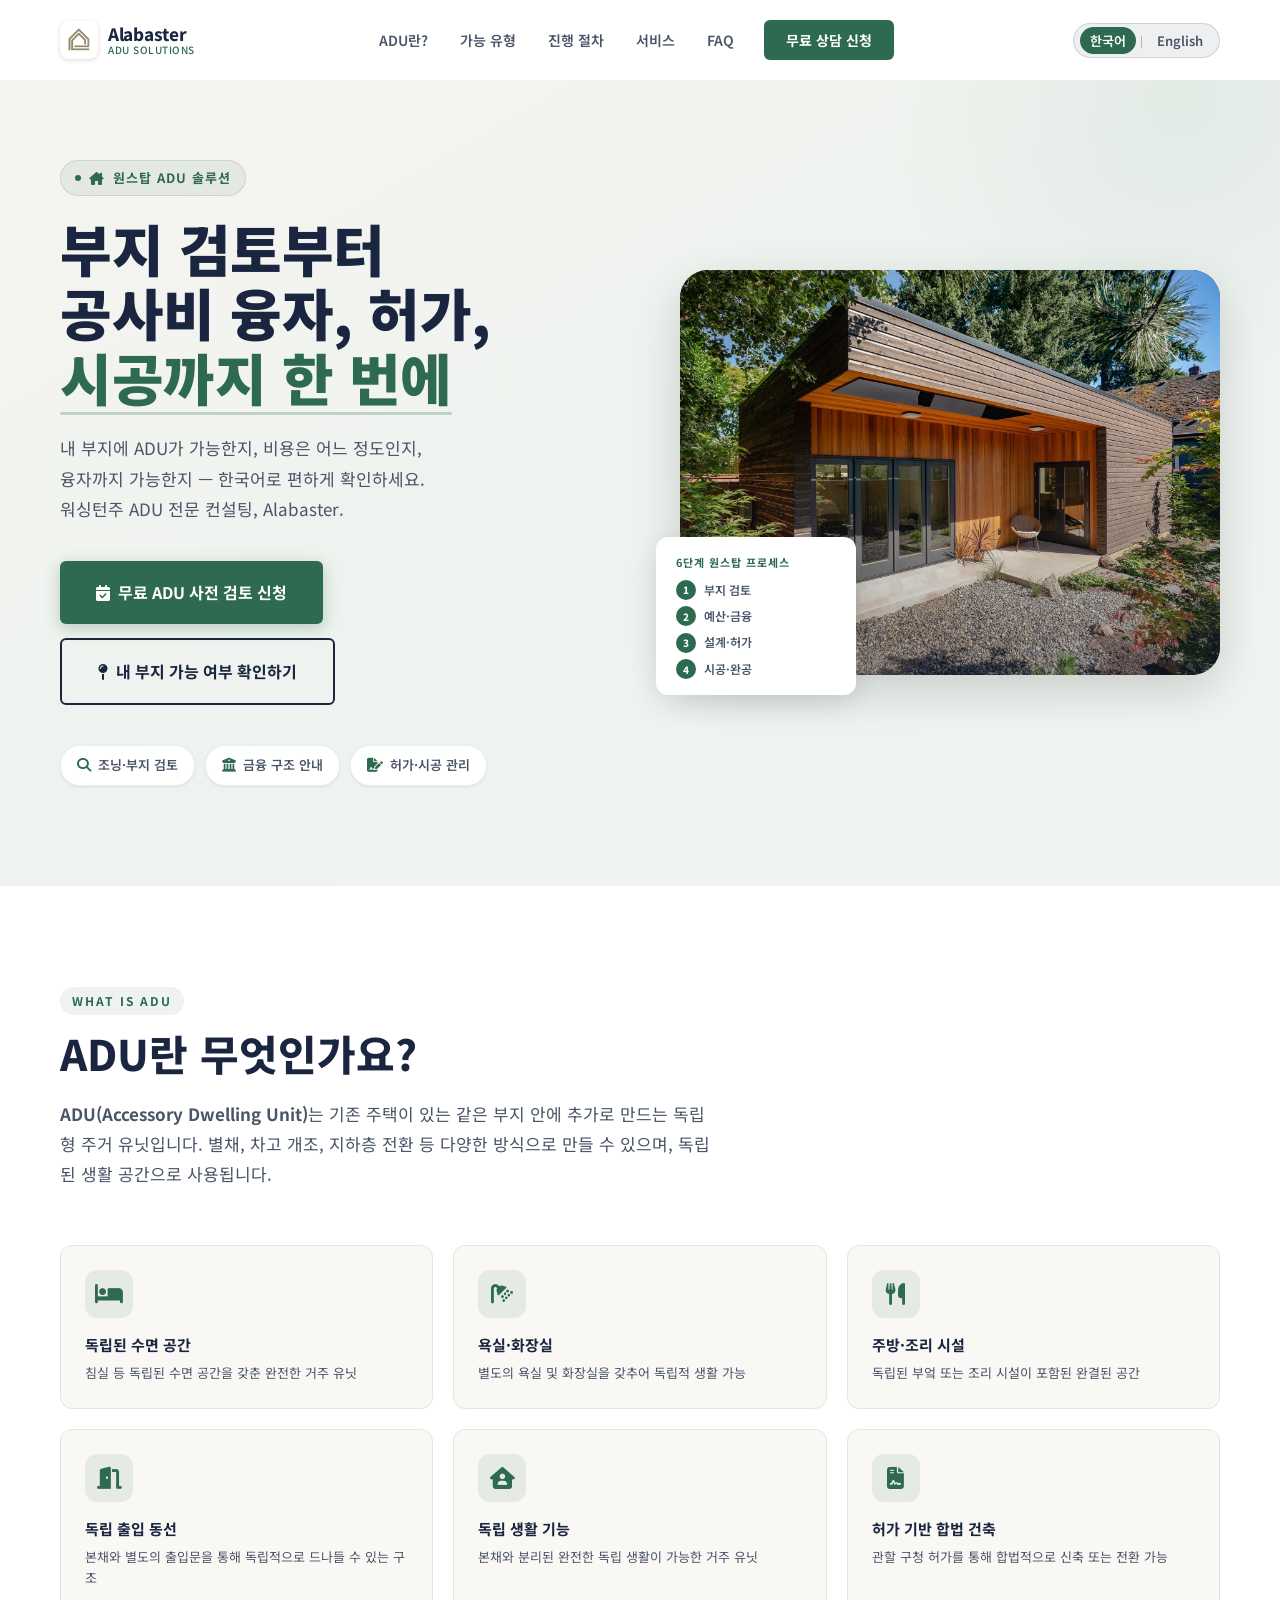
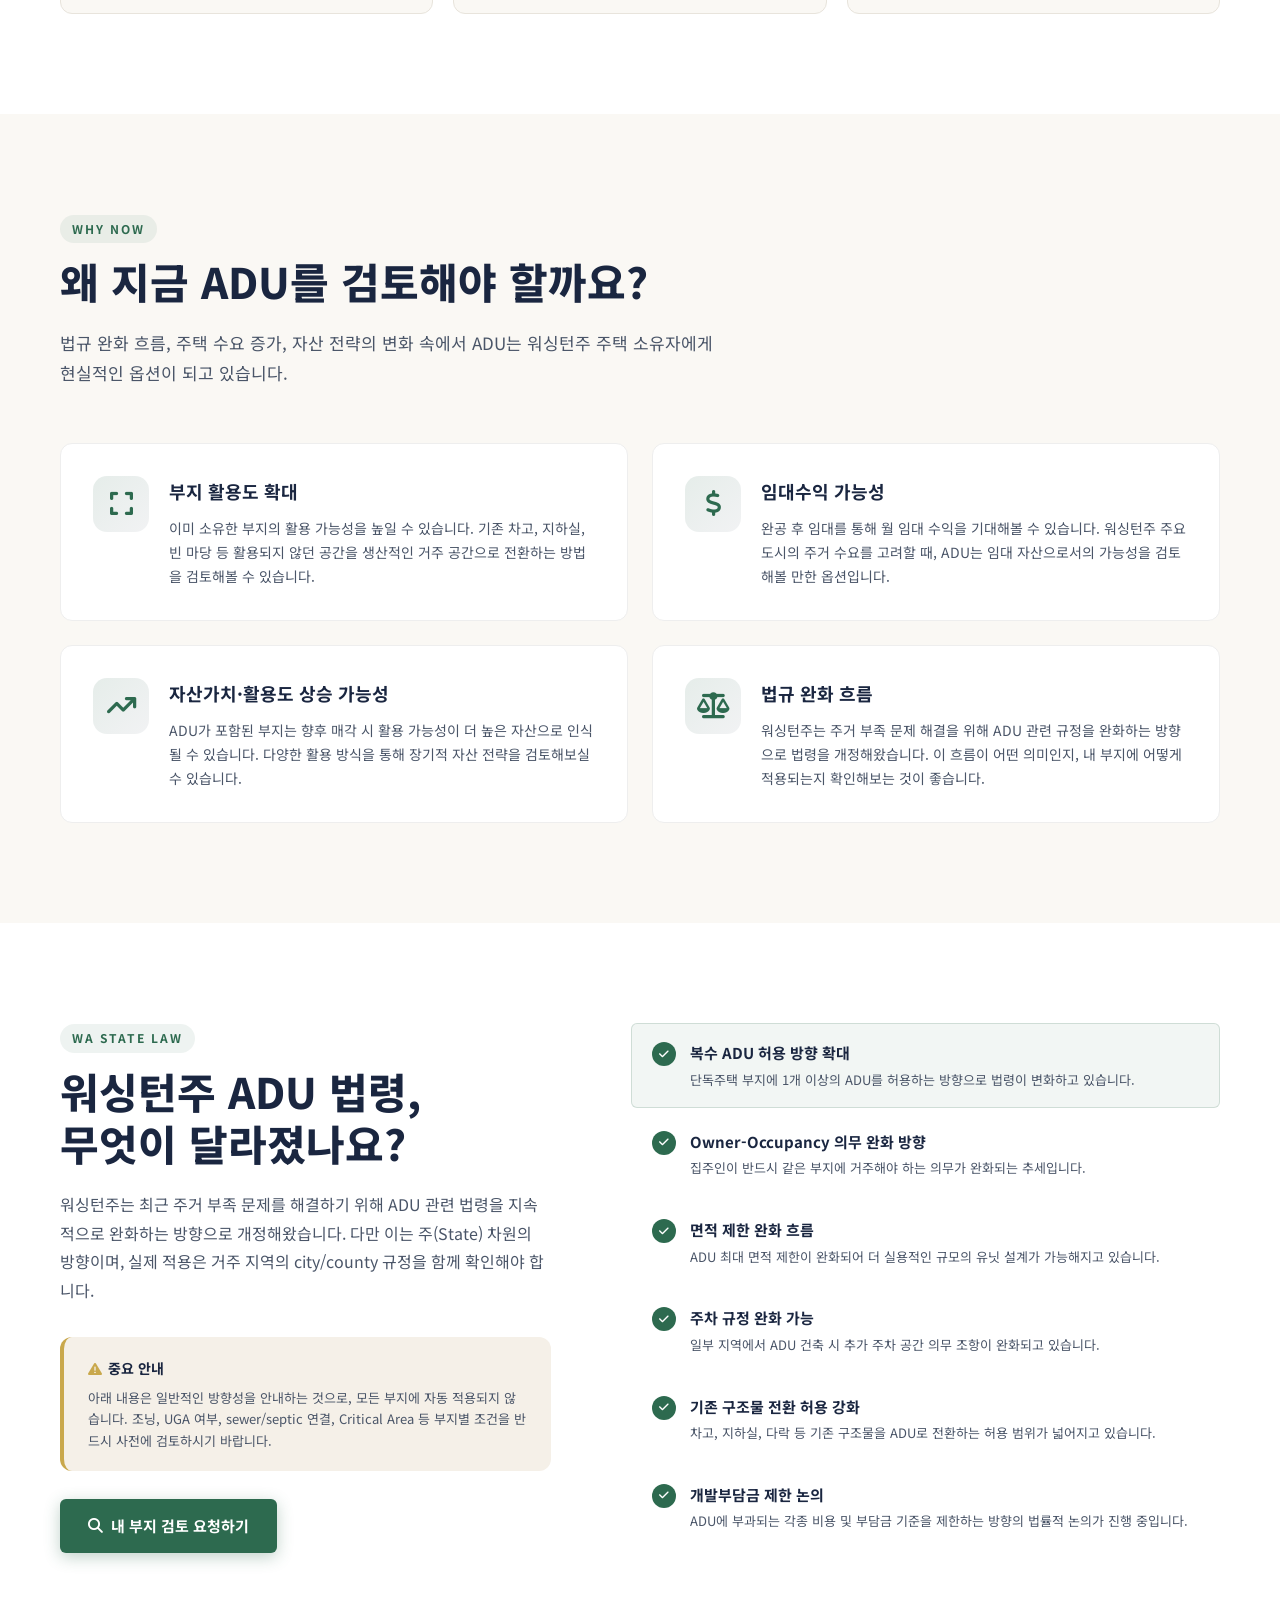
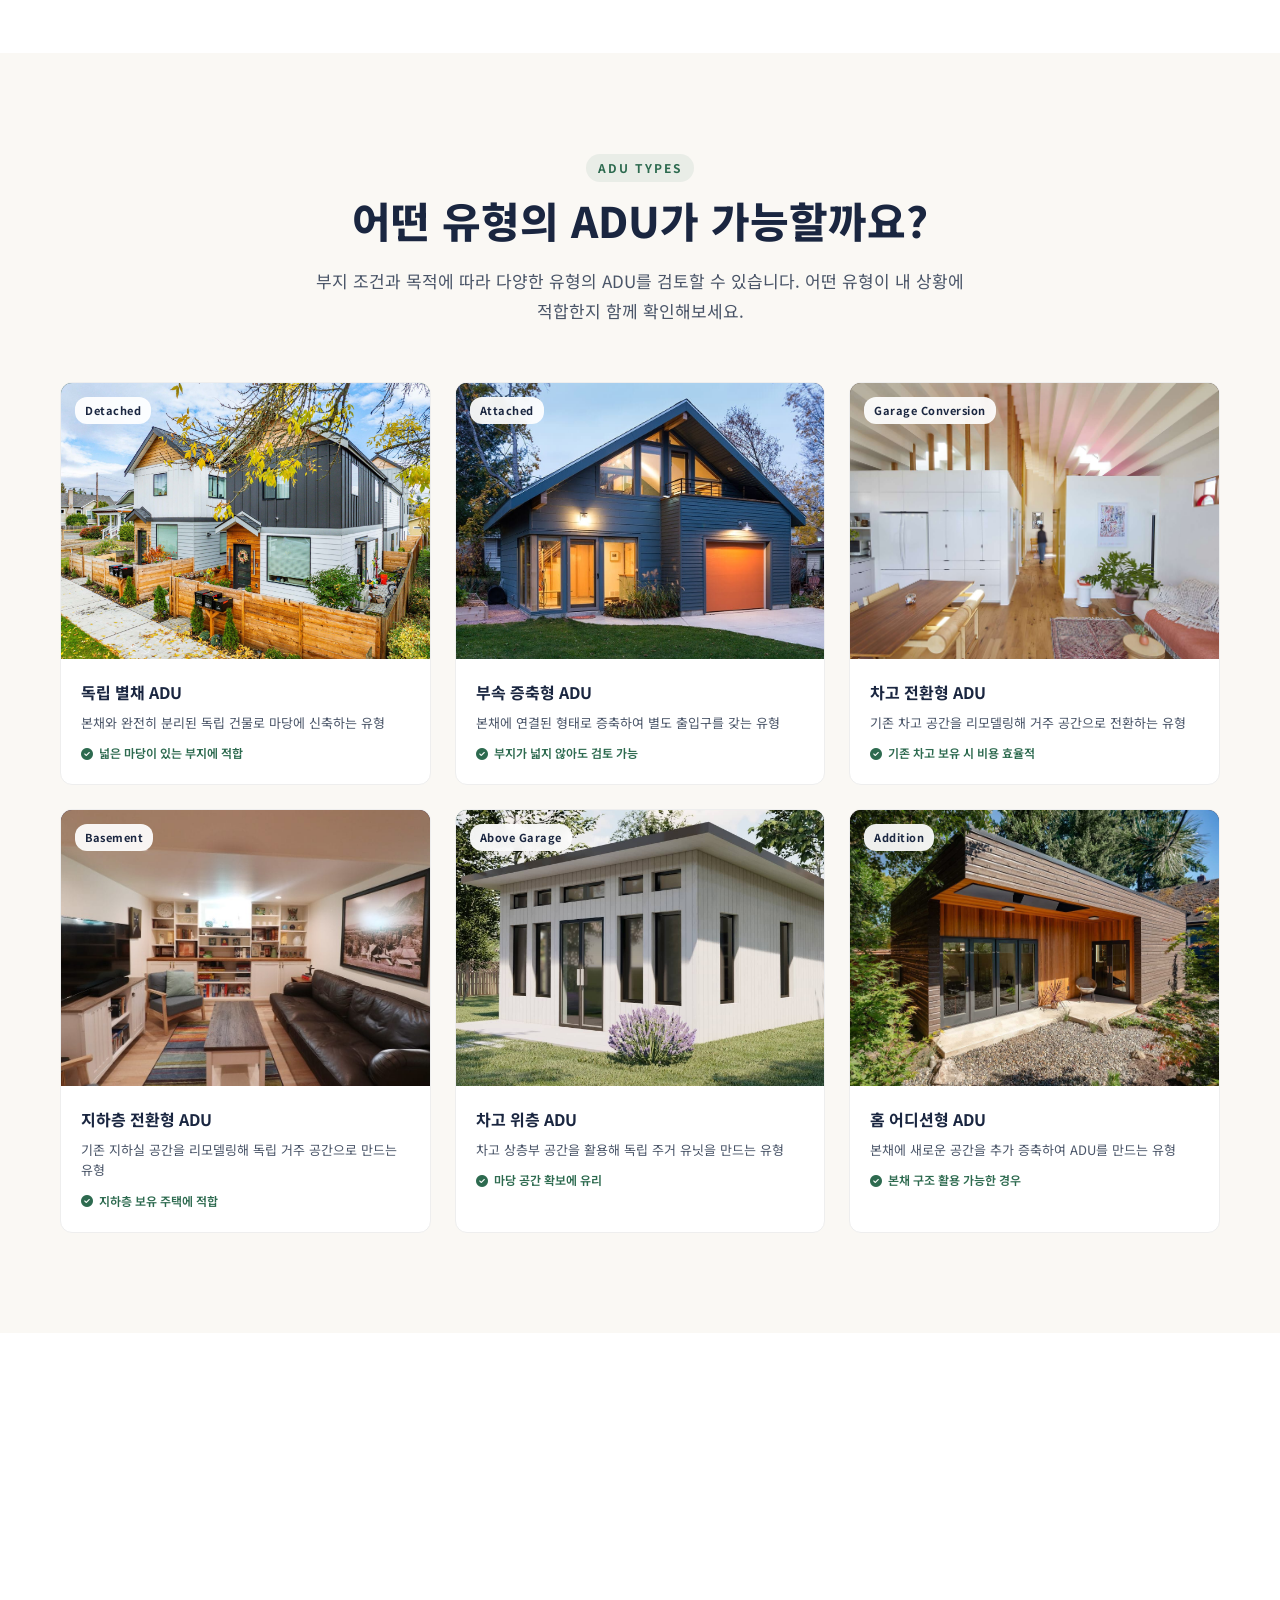
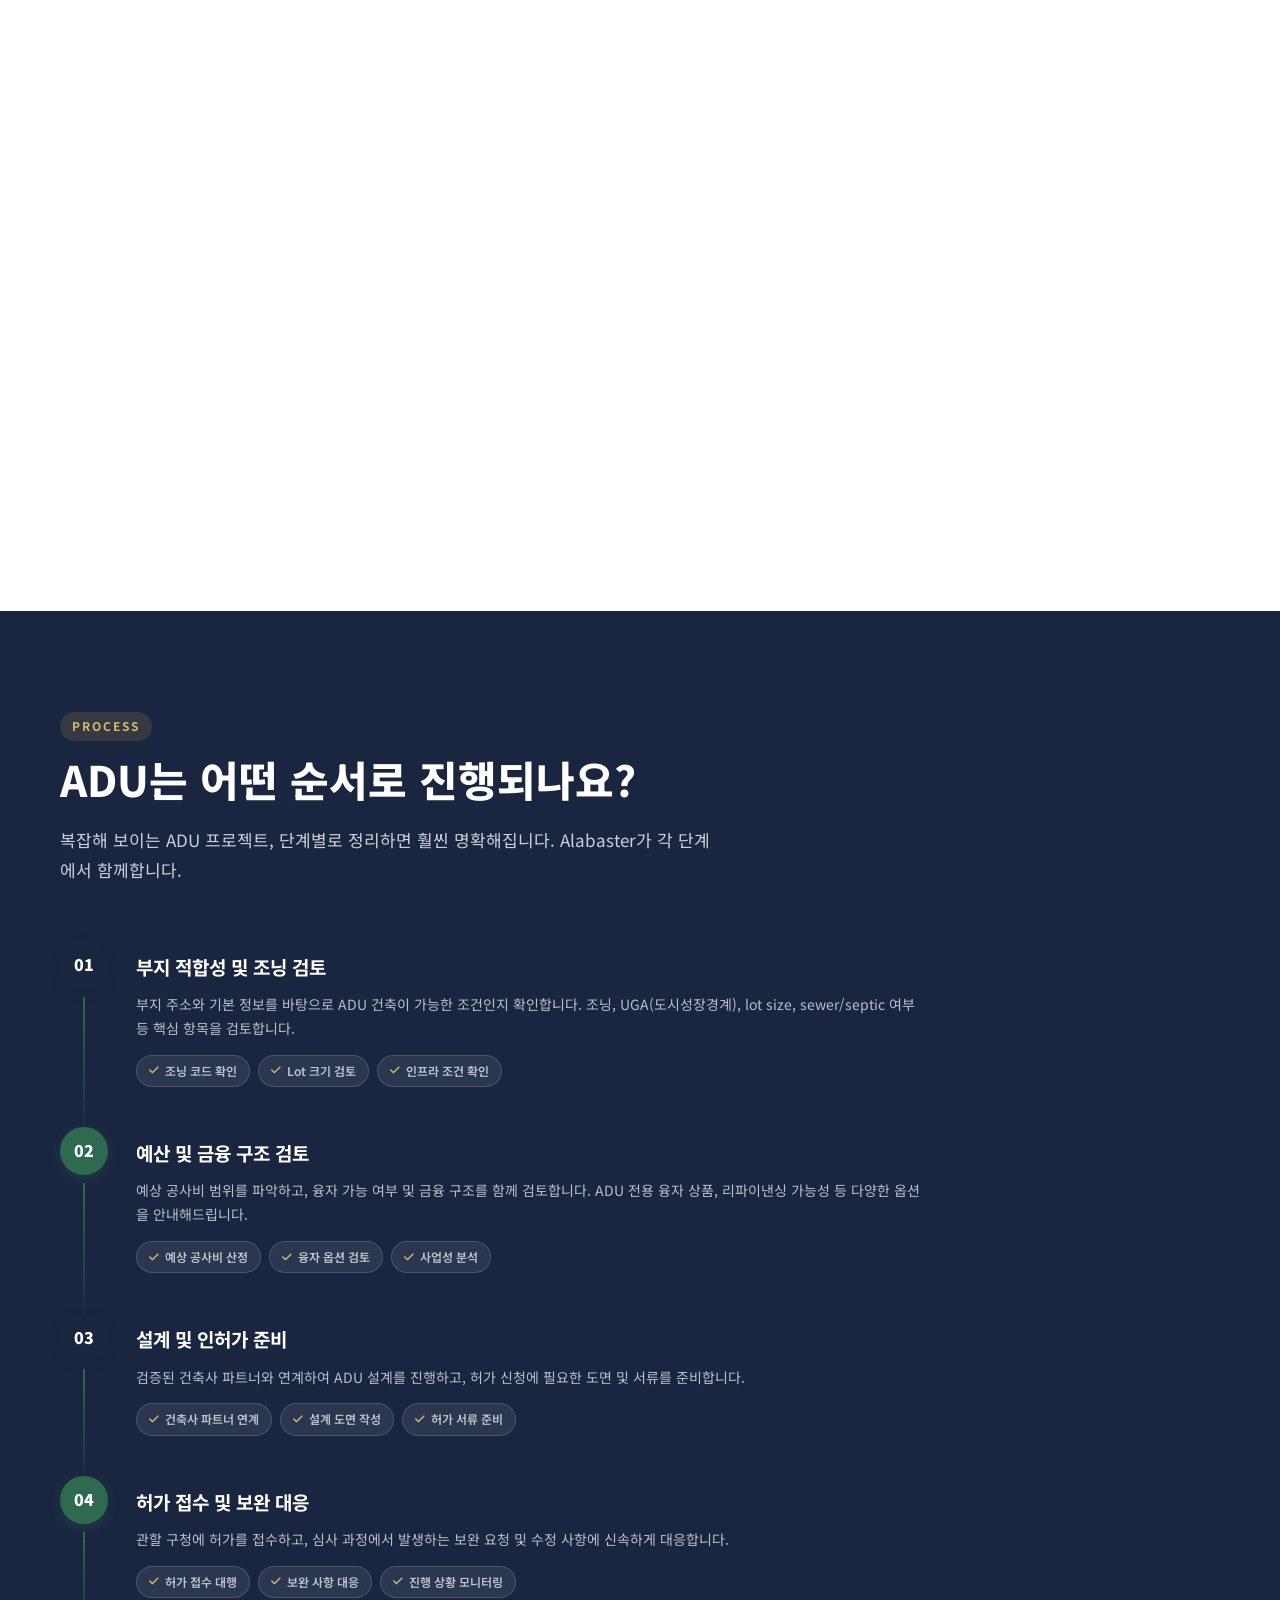
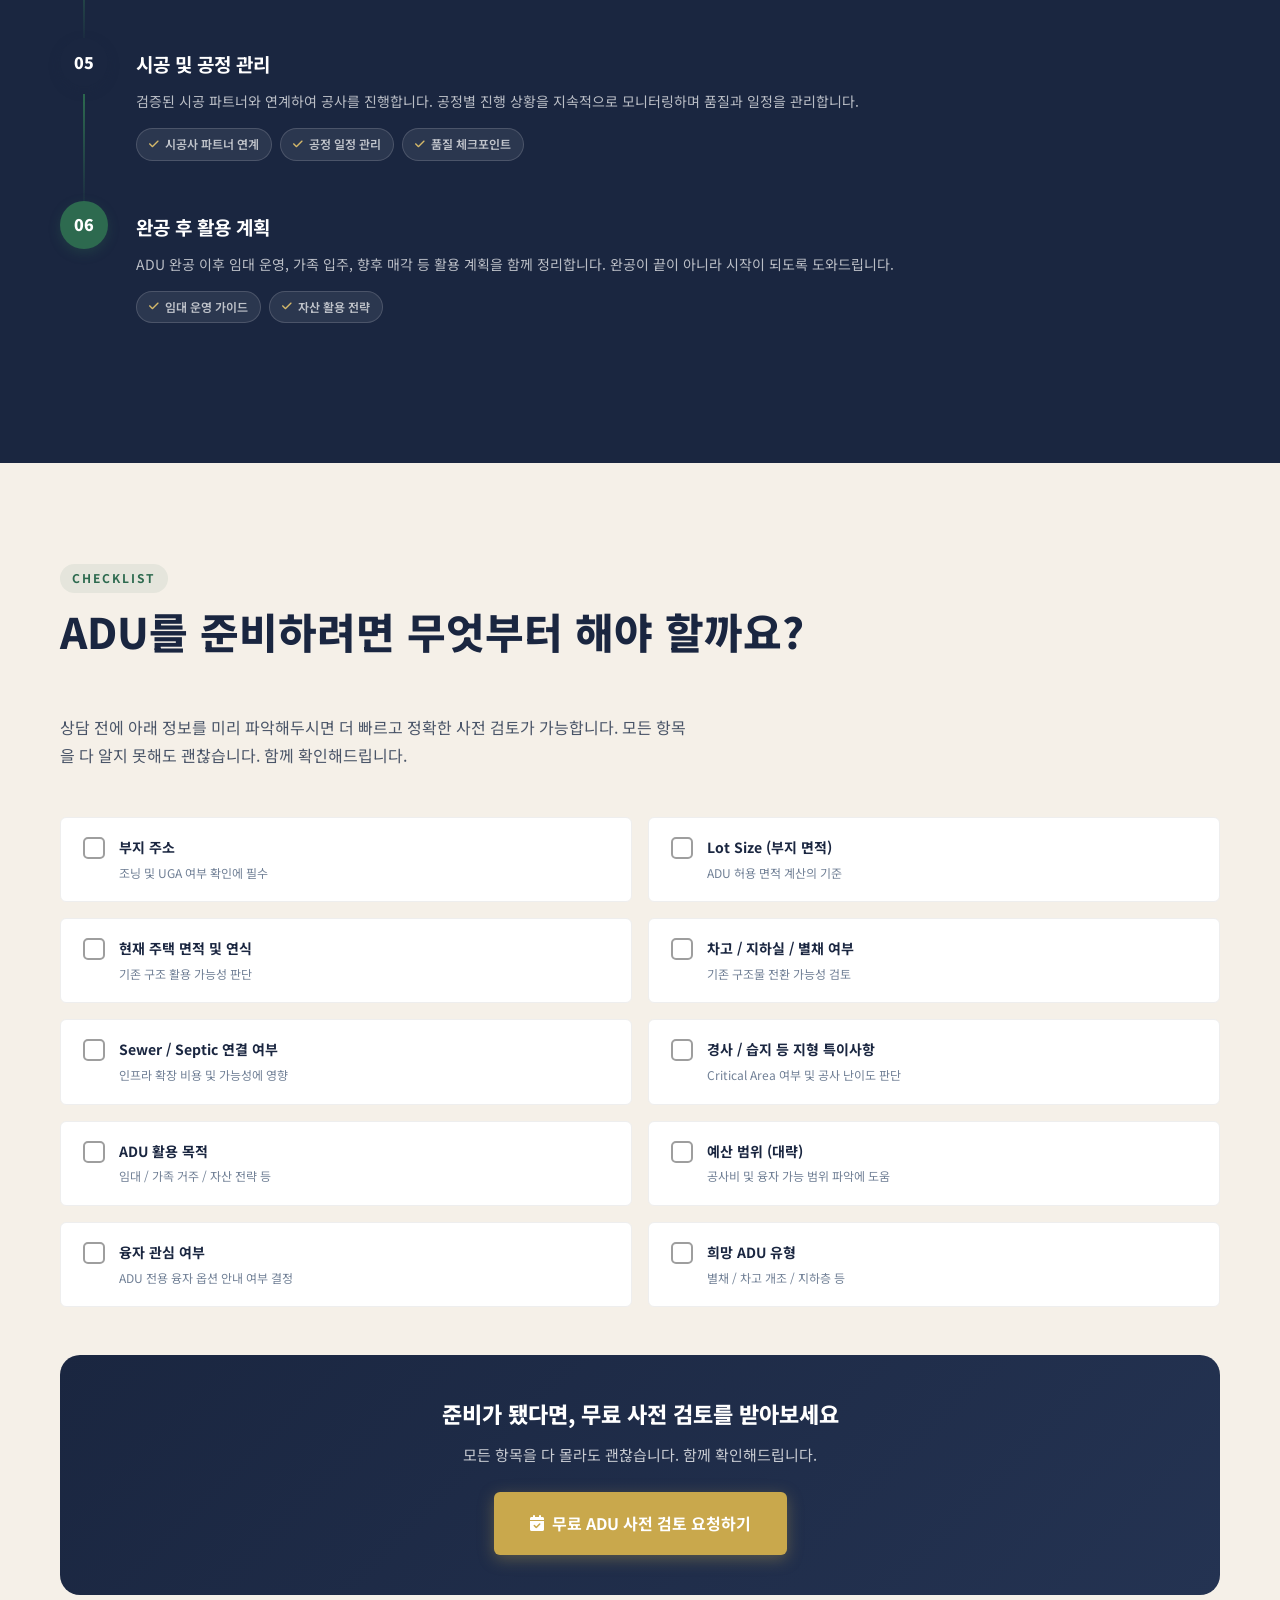
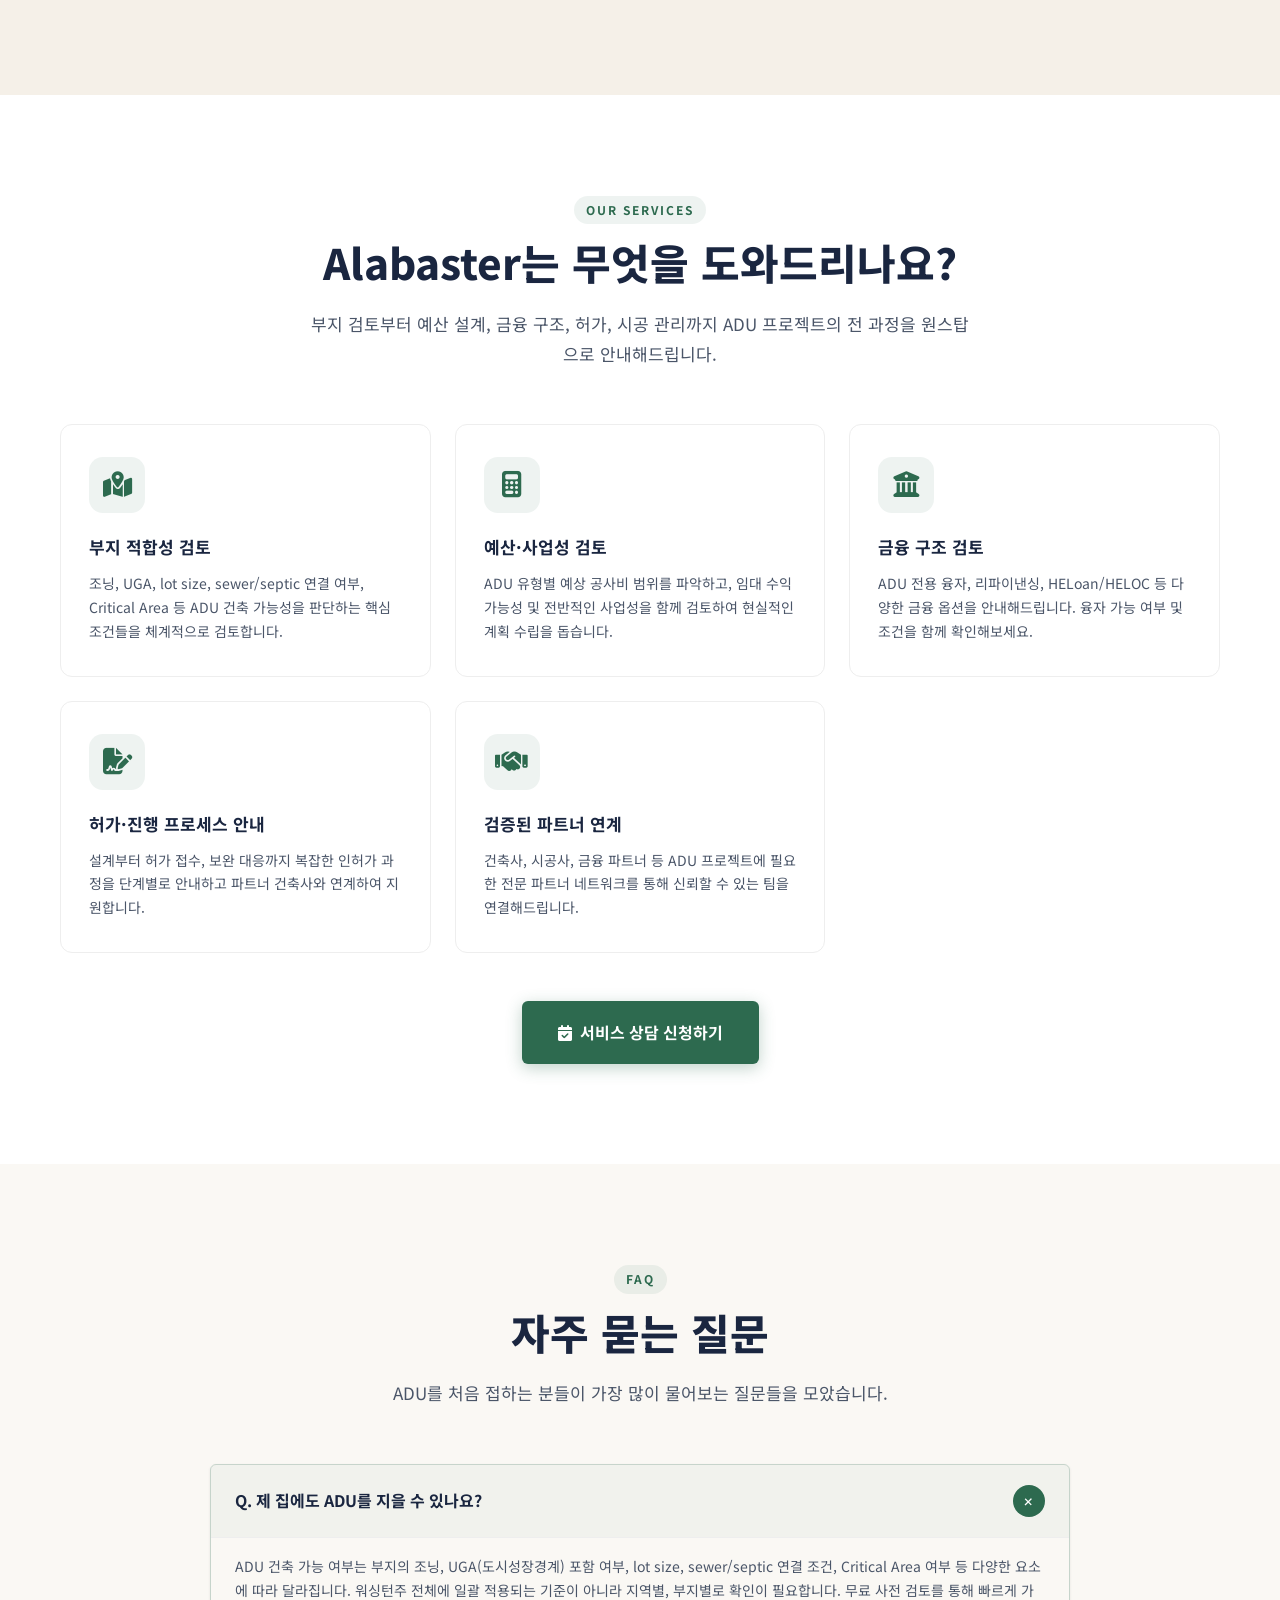
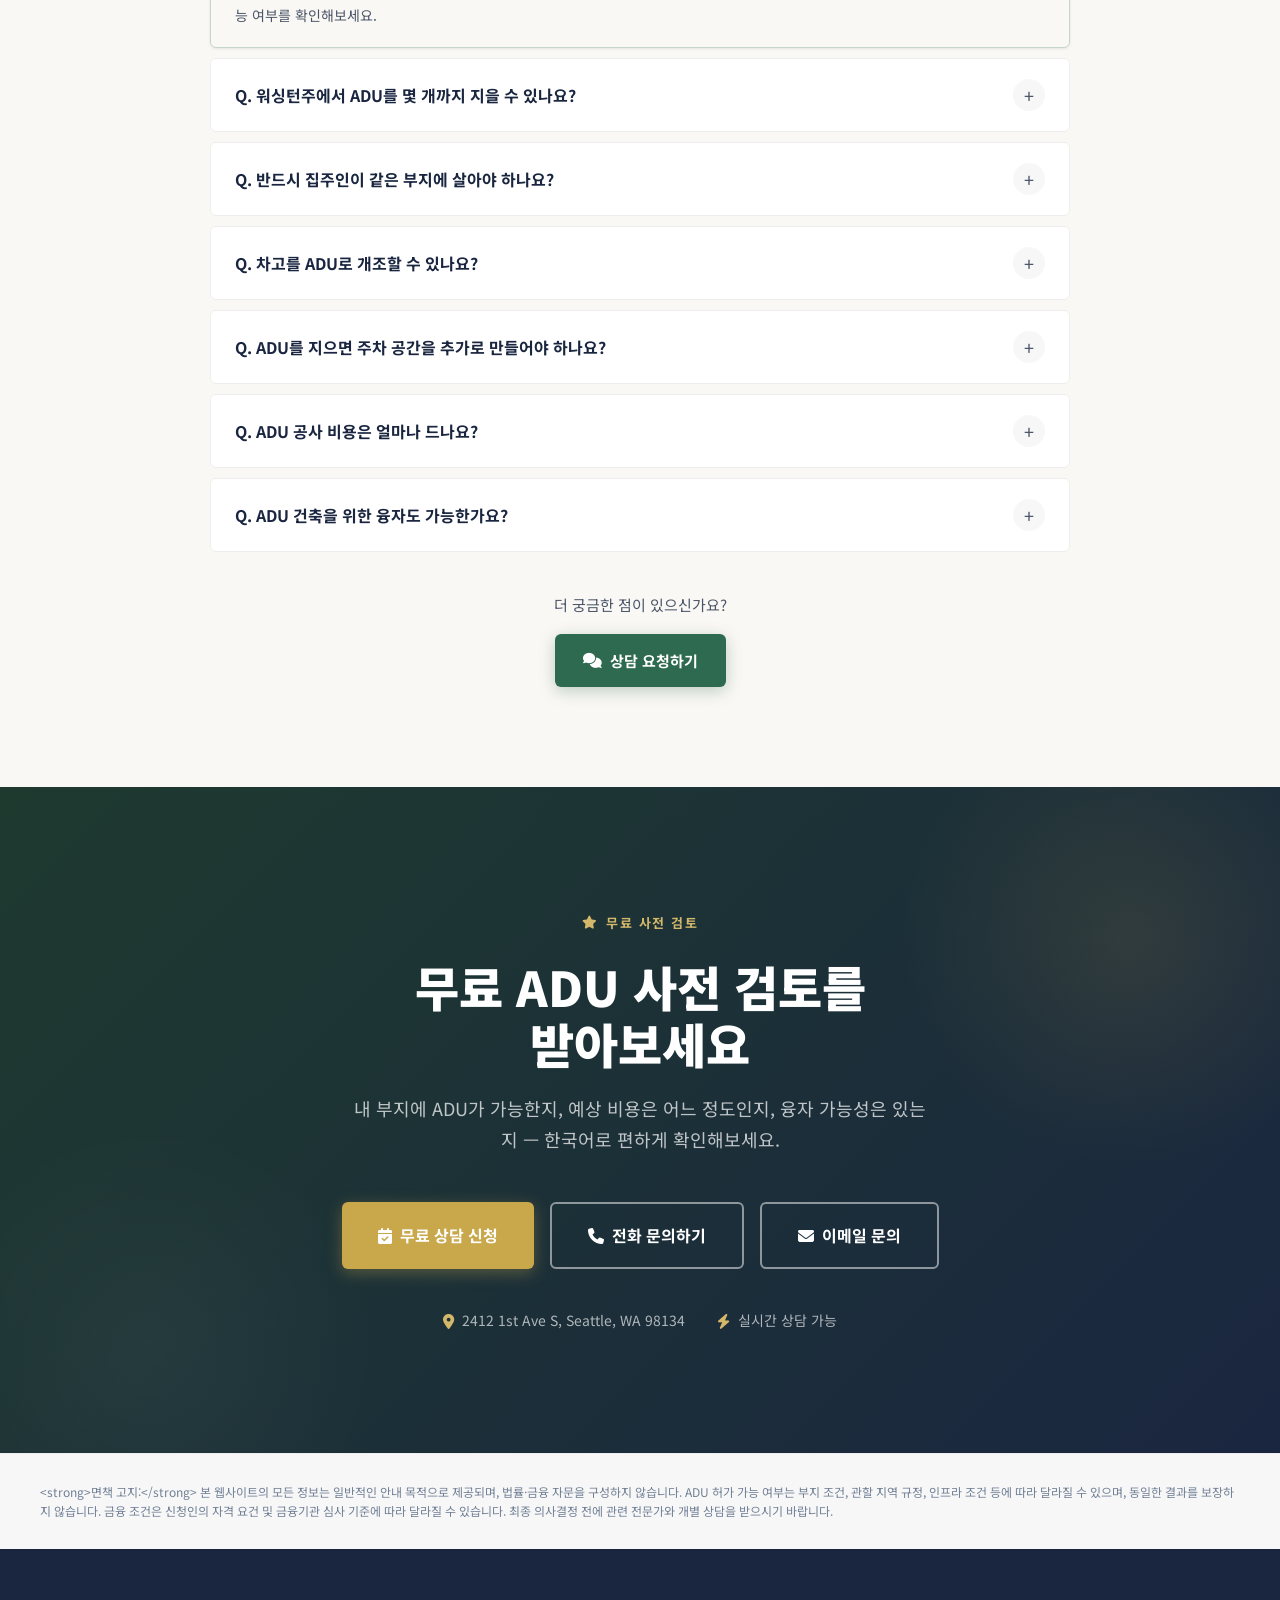
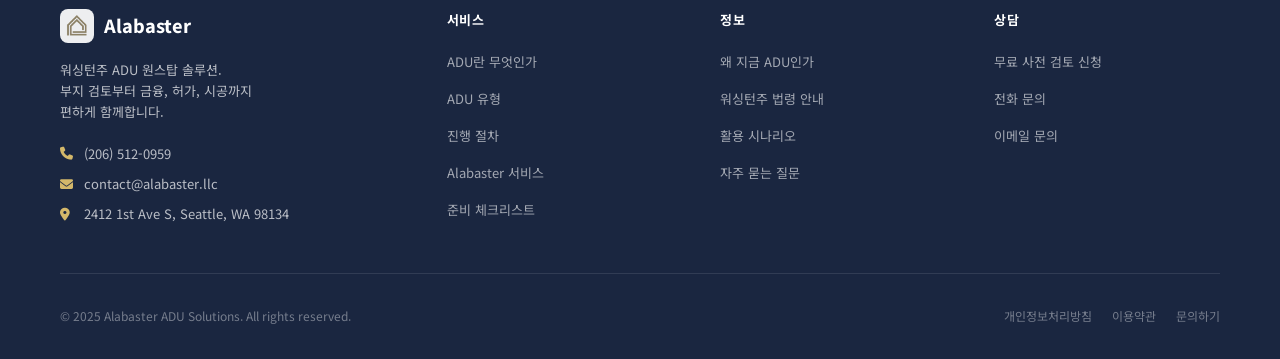
<file: alabaster-site/index.html>
<!DOCTYPE html>
<html lang="ko">
<head>
  <meta charset="UTF-8" />
  <meta name="viewport" content="width=device-width, initial-scale=1.0" />
  <title>Alabaster ADU — 원스탑 ADU 솔루션 | 워싱턴주 ADU 전문 컨설팅</title>
  <meta name="description" content="워싱턴주 ADU 전문 컨설팅. 부지 검토부터 금융 구조, 허가, 시공까지 한 번에. 무료 사전 검토 신청." />

  <!-- Fonts -->
  <link rel="preconnect" href="https://fonts.googleapis.com" />
  <link rel="preconnect" href="https://fonts.gstatic.com" crossorigin />
  <link href="https://fonts.googleapis.com/css2?family=Noto+Sans+KR:wght@400;500;600;700;800;900&display=swap" rel="stylesheet" />

  <!-- Font Awesome -->
  <link rel="stylesheet" href="https://cdn.jsdelivr.net/npm/@fortawesome/fontawesome-free@6.5.0/css/all.min.css" />

  <!-- Stylesheet -->
  <link rel="stylesheet" href="css/style.css" />

  <style>
    /* ── Language Toggle ── */
    .nav-right {
      display: flex;
      align-items: center;
      gap: 12px;
      flex-shrink: 0;
    }
    /* lang-toggle 스타일은 css/style.css에서 관리 */
    .mobile-lang-row {
      display: flex;
      align-items: center;
      gap: 6px;
      padding: 12px 20px 8px;
      border-bottom: 1px solid rgba(255,255,255,0.1);
    }
    .mobile-lang-row .lang-btn {
      color: rgba(255,255,255,0.7);
      font-size: 13px;
    }
    .mobile-lang-row .lang-btn.active {
      background: #2d6a4f;
      color: #fff !important;
    }
    .mobile-lang-row .lang-divider {
      color: rgba(255,255,255,0.3);
    }

    /* ── Logo Image ── */
    .logo-mark-img {
      width: 38px;
      height: 38px;
      object-fit: contain;
      display: block;
      border-radius: 8px;
      /* 흰 배경 PNG → 항상 흰 배경 박스로 감싸서 표시 */
      background: #ffffff;
      padding: 4px;
      box-shadow: 0 1px 4px rgba(0,0,0,0.15);
      transition: box-shadow 0.3s;
    }
    header.scrolled .logo-mark-img {
      box-shadow: 0 1px 6px rgba(0,0,0,0.12);
    }
    .footer-logo-mark-img {
      width: 34px;
      height: 34px;
      object-fit: contain;
      display: block;
      border-radius: 8px;
      background: #ffffff;
      padding: 3px;
      opacity: 0.92;
    }
  </style>
</head>
<body>

<!-- ============================================
     HEADER / NAV
     ============================================ -->
<header id="header">
  <nav class="nav-inner">
    <a href="#hero" class="nav-logo">
      <img src="images/logo.png" alt="Alabaster ADU Logo" class="logo-mark-img" />
      <div class="logo-text">
        <span class="logo-name">Alabaster</span>
        <span class="logo-sub">ADU Solutions</span>
      </div>
    </a>

    <ul class="nav-menu">
      <li><a href="#about-adu" class="nav-link" data-i18n="nav.about">ADU란?</a></li>
      <li><a href="#adu-types" class="nav-link" data-i18n="nav.types">가능 유형</a></li>
      <li><a href="#process" class="nav-link" data-i18n="nav.process">진행 절차</a></li>
      <li><a href="#services" class="nav-link" data-i18n="nav.services">서비스</a></li>
      <li><a href="#faq" class="nav-link" data-i18n="nav.faq">FAQ</a></li>
      <li><a href="#contact" class="nav-cta open-modal" data-i18n="nav.cta">무료 상담 신청</a></li>
    </ul>

    <!-- Right side: lang toggle + hamburger -->
    <div class="nav-right">
      <div class="lang-toggle" id="langToggle">
        <button class="lang-btn active" data-lang="ko">한국어</button>
        <span class="lang-divider">|</span>
        <button class="lang-btn" data-lang="en">English</button>
      </div>
      <div class="hamburger" id="hamburger" aria-label="메뉴 열기">
        <span></span>
        <span></span>
        <span></span>
      </div>
    </div>
  </nav>
</header>

<!-- Mobile Menu -->
<div class="mobile-menu" id="mobileMenu">
  <div class="mobile-lang-row">
    <button class="lang-btn active" data-lang="ko">한국어</button>
    <span class="lang-divider">|</span>
    <button class="lang-btn" data-lang="en">English</button>
  </div>
  <a href="#about-adu" class="mobile-nav-link" data-close-menu data-i18n="nav.about">ADU란?</a>
  <a href="#adu-types" class="mobile-nav-link" data-close-menu data-i18n="nav.types">가능 유형</a>
  <a href="#process" class="mobile-nav-link" data-close-menu data-i18n="nav.process">진행 절차</a>
  <a href="#services" class="mobile-nav-link" data-close-menu data-i18n="nav.services">서비스</a>
  <a href="#faq" class="mobile-nav-link" data-close-menu data-i18n="nav.faq">FAQ</a>
  <a href="#contact" class="mobile-nav-cta open-modal" data-close-menu data-i18n="nav.cta">무료 상담 신청</a>
</div>


<!-- ============================================
     HERO SECTION
     ============================================ -->
<section id="hero">
  <div class="hero-inner">
    <!-- Left Content -->
    <div class="hero-content">
      <div class="hero-eyebrow animate-in">
        <i class="fa-solid fa-house-chimney"></i>
        <span data-i18n="hero.eyebrow">원스탑 ADU 솔루션</span>
      </div>

      <h1 class="hero-h1 animate-in animate-in-delay-1" data-i18n-html="hero.h1">
        부지 검토부터<br />
        공사비 융자, 허가,<br />
        <em>시공까지 한 번에</em>
      </h1>

      <p class="hero-desc animate-in animate-in-delay-2" data-i18n-html="hero.desc">
        내 부지에 ADU가 가능한지, 비용은 어느 정도인지,<br />
        융자까지 가능한지 — 한국어로 편하게 확인하세요.<br />
        워싱턴주 ADU 전문 컨설팅, Alabaster.
      </p>

      <div class="hero-cta-group animate-in animate-in-delay-2">
        <a href="#contact" class="btn btn-primary btn-lg open-modal">
          <i class="fa-solid fa-calendar-check"></i>
          <span data-i18n="hero.cta1">무료 ADU 사전 검토 신청</span>
        </a>
        <a href="#checklist" class="btn btn-secondary btn-lg">
          <i class="fa-solid fa-map-pin"></i>
          <span data-i18n="hero.cta2">내 부지 가능 여부 확인하기</span>
        </a>
      </div>

      <div class="hero-badges animate-in animate-in-delay-3">
        <span class="badge">
          <i class="fa-solid fa-magnifying-glass"></i>
          <span data-i18n="hero.badge1">조닝·부지 검토</span>
        </span>
        <span class="badge">
          <i class="fa-solid fa-building-columns"></i>
          <span data-i18n="hero.badge2">금융 구조 안내</span>
        </span>
        <span class="badge">
          <i class="fa-solid fa-file-signature"></i>
          <span data-i18n="hero.badge3">허가·시공 관리</span>
        </span>
      </div>
    </div>

    <!-- Right Visual -->
    <div class="hero-visual animate-in animate-in-delay-2">
      <div class="hero-image-wrap">
        <img
          src="images/hero-adu-new.jpg"
          alt="워싱턴주 ADU 별채 주택 — Alabaster ADU Solutions"
          style="width:100%; height:100%; object-fit:cover; display:block;"
        />
      </div>

      <div class="hero-process-card">
        <div class="card-label" data-i18n="hero.card.label">6단계 원스탑 프로세스</div>
        <div class="process-mini-steps">
          <div class="process-mini-step">
            <span class="step-dot">1</span><span data-i18n="hero.step1">부지 검토</span>
          </div>
          <div class="process-mini-step">
            <span class="step-dot">2</span><span data-i18n="hero.step2">예산·금융</span>
          </div>
          <div class="process-mini-step">
            <span class="step-dot">3</span><span data-i18n="hero.step3">설계·허가</span>
          </div>
          <div class="process-mini-step">
            <span class="step-dot">4</span><span data-i18n="hero.step4">시공·완공</span>
          </div>
        </div>
      </div>
    </div>
  </div>
</section>


<!-- ============================================
     ADU INTRO SECTION
     ============================================ -->
<section id="about-adu" class="section">
  <div class="container">
    <div class="section-header reveal">
      <span class="section-label" data-i18n="about.label">WHAT IS ADU</span>
      <h2 class="section-title" data-i18n="about.title">ADU란 무엇인가요?</h2>
      <p class="section-desc" data-i18n-html="about.desc">
        <strong>ADU(Accessory Dwelling Unit)</strong>는 기존 주택이 있는 같은 부지 안에
        추가로 만드는 독립형 주거 유닛입니다. 별채, 차고 개조, 지하층 전환 등
        다양한 방식으로 만들 수 있으며, 독립된 생활 공간으로 사용됩니다.
      </p>
    </div>

    <div class="adu-feature-cards">
      <div class="feature-card reveal reveal-delay-1">
        <div class="feature-icon"><i class="fa-solid fa-bed"></i></div>
        <div class="feature-title" data-i18n="feat1.title">독립된 수면 공간</div>
        <div class="feature-desc" data-i18n="feat1.desc">침실 등 독립된 수면 공간을 갖춘 완전한 거주 유닛</div>
      </div>
      <div class="feature-card reveal reveal-delay-2">
        <div class="feature-icon"><i class="fa-solid fa-shower"></i></div>
        <div class="feature-title" data-i18n="feat2.title">욕실·화장실</div>
        <div class="feature-desc" data-i18n="feat2.desc">별도의 욕실 및 화장실을 갖추어 독립적 생활 가능</div>
      </div>
      <div class="feature-card reveal reveal-delay-3">
        <div class="feature-icon"><i class="fa-solid fa-utensils"></i></div>
        <div class="feature-title" data-i18n="feat3.title">주방·조리 시설</div>
        <div class="feature-desc" data-i18n="feat3.desc">독립된 부엌 또는 조리 시설이 포함된 완결된 공간</div>
      </div>
      <div class="feature-card reveal reveal-delay-1">
        <div class="feature-icon"><i class="fa-solid fa-door-open"></i></div>
        <div class="feature-title" data-i18n="feat4.title">독립 출입 동선</div>
        <div class="feature-desc" data-i18n="feat4.desc">본채와 별도의 출입문을 통해 독립적으로 드나들 수 있는 구조</div>
      </div>
      <div class="feature-card reveal reveal-delay-2">
        <div class="feature-icon"><i class="fa-solid fa-house-user"></i></div>
        <div class="feature-title" data-i18n="feat5.title">독립 생활 기능</div>
        <div class="feature-desc" data-i18n="feat5.desc">본채와 분리된 완전한 독립 생활이 가능한 거주 유닛</div>
      </div>
      <div class="feature-card reveal reveal-delay-3">
        <div class="feature-icon"><i class="fa-solid fa-file-contract"></i></div>
        <div class="feature-title" data-i18n="feat6.title">허가 기반 합법 건축</div>
        <div class="feature-desc" data-i18n="feat6.desc">관할 구청 허가를 통해 합법적으로 신축 또는 전환 가능</div>
      </div>
    </div>
  </div>
</section>


<!-- ============================================
     WHY ADU NOW SECTION
     ============================================ -->
<section id="why-adu" class="section section-ivory">
  <div class="container">
    <div class="section-header reveal">
      <span class="section-label" data-i18n="why.label">WHY NOW</span>
      <h2 class="section-title" data-i18n="why.title">왜 지금 ADU를 검토해야 할까요?</h2>
      <p class="section-desc" data-i18n="why.desc">
        법규 완화 흐름, 주택 수요 증가, 자산 전략의 변화 속에서
        ADU는 워싱턴주 주택 소유자에게 현실적인 옵션이 되고 있습니다.
      </p>
    </div>

    <div class="why-cards">
      <div class="why-card reveal reveal-delay-1">
        <div class="why-icon"><i class="fa-solid fa-expand"></i></div>
        <div class="why-content">
          <h3 class="why-title" data-i18n="why1.title">부지 활용도 확대</h3>
          <p class="why-desc" data-i18n="why1.desc">
            이미 소유한 부지의 활용 가능성을 높일 수 있습니다.
            기존 차고, 지하실, 빈 마당 등 활용되지 않던 공간을
            생산적인 거주 공간으로 전환하는 방법을 검토해볼 수 있습니다.
          </p>
        </div>
      </div>

      <div class="why-card reveal reveal-delay-2">
        <div class="why-icon"><i class="fa-solid fa-dollar-sign"></i></div>
        <div class="why-content">
          <h3 class="why-title" data-i18n="why2.title">임대수익 가능성</h3>
          <p class="why-desc" data-i18n="why2.desc">
            완공 후 임대를 통해 월 임대 수익을 기대해볼 수 있습니다.
            워싱턴주 주요 도시의 주거 수요를 고려할 때,
            ADU는 임대 자산으로서의 가능성을 검토해볼 만한 옵션입니다.
          </p>
        </div>
      </div>

      <div class="why-card reveal reveal-delay-3">
        <div class="why-icon"><i class="fa-solid fa-arrow-trend-up"></i></div>
        <div class="why-content">
          <h3 class="why-title" data-i18n="why3.title">자산가치·활용도 상승 가능성</h3>
          <p class="why-desc" data-i18n="why3.desc">
            ADU가 포함된 부지는 향후 매각 시 활용 가능성이 더 높은
            자산으로 인식될 수 있습니다. 다양한 활용 방식을 통해
            장기적 자산 전략을 검토해보실 수 있습니다.
          </p>
        </div>
      </div>

      <div class="why-card reveal reveal-delay-4">
        <div class="why-icon"><i class="fa-solid fa-scale-balanced"></i></div>
        <div class="why-content">
          <h3 class="why-title" data-i18n="why4.title">법규 완화 흐름</h3>
          <p class="why-desc" data-i18n="why4.desc">
            워싱턴주는 주거 부족 문제 해결을 위해 ADU 관련
            규정을 완화하는 방향으로 법령을 개정해왔습니다.
            이 흐름이 어떤 의미인지, 내 부지에 어떻게 적용되는지
            확인해보는 것이 좋습니다.
          </p>
        </div>
      </div>
    </div>
  </div>
</section>


<!-- ============================================
     WA STATE LAW SECTION
     ============================================ -->
<section id="wa-law" class="section">
  <div class="container">
    <div class="law-layout">
      <div class="law-left reveal">
        <span class="section-label" data-i18n="law.label">WA STATE LAW</span>
        <h2 class="section-title" data-i18n-html="law.title">워싱턴주 ADU 법령,<br />무엇이 달라졌나요?</h2>
        <p class="law-description" data-i18n="law.desc">
          워싱턴주는 최근 주거 부족 문제를 해결하기 위해
          ADU 관련 법령을 지속적으로 완화하는 방향으로 개정해왔습니다.
          다만 이는 주(State) 차원의 방향이며, 실제 적용은
          거주 지역의 city/county 규정을 함께 확인해야 합니다.
        </p>

        <div class="law-note-box">
          <h4><i class="fa-solid fa-triangle-exclamation" style="color:var(--color-gold);margin-right:6px;"></i><span data-i18n="law.note.title">중요 안내</span></h4>
          <p data-i18n="law.note.desc">
            아래 내용은 일반적인 방향성을 안내하는 것으로,
            모든 부지에 자동 적용되지 않습니다.
            조닝, UGA 여부, sewer/septic 연결, Critical Area 등
            부지별 조건을 반드시 사전에 검토하시기 바랍니다.
          </p>
        </div>

        <div class="law-cta-wrap">
          <a href="#contact" class="btn btn-primary open-modal">
            <i class="fa-solid fa-magnifying-glass"></i>
            <span data-i18n="law.cta">내 부지 검토 요청하기</span>
          </a>
        </div>
      </div>

      <div class="law-right">
        <div class="law-checklist reveal reveal-delay-1">
          <div class="law-item active">
            <div class="law-check"><i class="fa-solid fa-check" style="font-size:11px;"></i></div>
            <div class="law-item-content">
              <div class="law-item-title" data-i18n="law1.title">복수 ADU 허용 방향 확대</div>
              <div class="law-item-desc" data-i18n="law1.desc">단독주택 부지에 1개 이상의 ADU를 허용하는 방향으로 법령이 변화하고 있습니다.</div>
            </div>
          </div>

          <div class="law-item">
            <div class="law-check"><i class="fa-solid fa-check" style="font-size:11px;"></i></div>
            <div class="law-item-content">
              <div class="law-item-title" data-i18n="law2.title">Owner-Occupancy 의무 완화 방향</div>
              <div class="law-item-desc" data-i18n="law2.desc">집주인이 반드시 같은 부지에 거주해야 하는 의무가 완화되는 추세입니다.</div>
            </div>
          </div>

          <div class="law-item">
            <div class="law-check"><i class="fa-solid fa-check" style="font-size:11px;"></i></div>
            <div class="law-item-content">
              <div class="law-item-title" data-i18n="law3.title">면적 제한 완화 흐름</div>
              <div class="law-item-desc" data-i18n="law3.desc">ADU 최대 면적 제한이 완화되어 더 실용적인 규모의 유닛 설계가 가능해지고 있습니다.</div>
            </div>
          </div>

          <div class="law-item">
            <div class="law-check"><i class="fa-solid fa-check" style="font-size:11px;"></i></div>
            <div class="law-item-content">
              <div class="law-item-title" data-i18n="law4.title">주차 규정 완화 가능</div>
              <div class="law-item-desc" data-i18n="law4.desc">일부 지역에서 ADU 건축 시 추가 주차 공간 의무 조항이 완화되고 있습니다.</div>
            </div>
          </div>

          <div class="law-item">
            <div class="law-check"><i class="fa-solid fa-check" style="font-size:11px;"></i></div>
            <div class="law-item-content">
              <div class="law-item-title" data-i18n="law5.title">기존 구조물 전환 허용 강화</div>
              <div class="law-item-desc" data-i18n="law5.desc">차고, 지하실, 다락 등 기존 구조물을 ADU로 전환하는 허용 범위가 넓어지고 있습니다.</div>
            </div>
          </div>

          <div class="law-item">
            <div class="law-check"><i class="fa-solid fa-check" style="font-size:11px;"></i></div>
            <div class="law-item-content">
              <div class="law-item-title" data-i18n="law6.title">개발부담금 제한 논의</div>
              <div class="law-item-desc" data-i18n="law6.desc">ADU에 부과되는 각종 비용 및 부담금 기준을 제한하는 방향의 법률적 논의가 진행 중입니다.</div>
            </div>
          </div>
        </div>
      </div>
    </div>
  </div>
</section>


<!-- ============================================
     ADU TYPES SECTION
     ============================================ -->
<section id="adu-types" class="section section-ivory">
  <div class="container">
    <div class="section-header section-header--center reveal">
      <span class="section-label" data-i18n="types.label">ADU TYPES</span>
      <h2 class="section-title" data-i18n="types.title">어떤 유형의 ADU가 가능할까요?</h2>
      <p class="section-desc" data-i18n="types.desc">
        부지 조건과 목적에 따라 다양한 유형의 ADU를 검토할 수 있습니다.
        어떤 유형이 내 상황에 적합한지 함께 확인해보세요.
      </p>
    </div>

    <div class="type-cards">
      <div class="type-card reveal reveal-delay-1">
        <div class="type-card-image" style="background: #1e4d34; position:relative;">
          <img src="images/type-detached.jpg" alt="독립 별채 ADU" style="width:100%;height:100%;object-fit:cover;position:absolute;inset:0;" />
          <span class="type-tag">Detached</span>
        </div>
        <div class="type-card-body">
          <div class="type-card-title" data-i18n="type1.title">독립 별채 ADU</div>
          <div class="type-card-desc" data-i18n="type1.desc">본채와 완전히 분리된 독립 건물로 마당에 신축하는 유형</div>
          <div class="type-card-fit"><i class="fa-solid fa-check-circle"></i> <span data-i18n="type1.fit">넓은 마당이 있는 부지에 적합</span></div>
        </div>
      </div>

      <div class="type-card reveal reveal-delay-2">
        <div class="type-card-image" style="background: #1a2640; position:relative;">
          <img src="images/type-attached.jpg" alt="부속 증축형 ADU" style="width:100%;height:100%;object-fit:cover;position:absolute;inset:0;" />
          <span class="type-tag">Attached</span>
        </div>
        <div class="type-card-body">
          <div class="type-card-title" data-i18n="type2.title">부속 증축형 ADU</div>
          <div class="type-card-desc" data-i18n="type2.desc">본채에 연결된 형태로 증축하여 별도 출입구를 갖는 유형</div>
          <div class="type-card-fit"><i class="fa-solid fa-check-circle"></i> <span data-i18n="type2.fit">부지가 넓지 않아도 검토 가능</span></div>
        </div>
      </div>

      <div class="type-card reveal reveal-delay-3">
        <div class="type-card-image" style="background: #3d2b1f; position:relative;">
          <img src="images/type-garage.jpg" alt="차고 전환형 ADU" style="width:100%;height:100%;object-fit:cover;position:absolute;inset:0;" />
          <span class="type-tag">Garage Conversion</span>
        </div>
        <div class="type-card-body">
          <div class="type-card-title" data-i18n="type3.title">차고 전환형 ADU</div>
          <div class="type-card-desc" data-i18n="type3.desc">기존 차고 공간을 리모델링해 거주 공간으로 전환하는 유형</div>
          <div class="type-card-fit"><i class="fa-solid fa-check-circle"></i> <span data-i18n="type3.fit">기존 차고 보유 시 비용 효율적</span></div>
        </div>
      </div>

      <div class="type-card reveal reveal-delay-1">
        <div class="type-card-image" style="background: #2b1a3d; position:relative;">
          <img src="images/type-basement.jpg" alt="지하층 전환형 ADU" style="width:100%;height:100%;object-fit:cover;position:absolute;inset:0;" />
          <span class="type-tag">Basement</span>
        </div>
        <div class="type-card-body">
          <div class="type-card-title" data-i18n="type4.title">지하층 전환형 ADU</div>
          <div class="type-card-desc" data-i18n="type4.desc">기존 지하실 공간을 리모델링해 독립 거주 공간으로 만드는 유형</div>
          <div class="type-card-fit"><i class="fa-solid fa-check-circle"></i> <span data-i18n="type4.fit">지하층 보유 주택에 적합</span></div>
        </div>
      </div>

      <div class="type-card reveal reveal-delay-2">
        <div class="type-card-image" style="background: #1a3d2b; position:relative;">
          <img src="images/type-above-garage.jpg" alt="차고 위층 ADU" style="width:100%;height:100%;object-fit:cover;position:absolute;inset:0;" />
          <span class="type-tag">Above Garage</span>
        </div>
        <div class="type-card-body">
          <div class="type-card-title" data-i18n="type5.title">차고 위층 ADU</div>
          <div class="type-card-desc" data-i18n="type5.desc">차고 상층부 공간을 활용해 독립 주거 유닛을 만드는 유형</div>
          <div class="type-card-fit"><i class="fa-solid fa-check-circle"></i> <span data-i18n="type5.fit">마당 공간 확보에 유리</span></div>
        </div>
      </div>

      <div class="type-card reveal reveal-delay-3">
        <div class="type-card-image" style="background: #3d1a1a; position:relative;">
          <img src="images/type-addition.jpg" alt="홈 어디션형 ADU" style="width:100%;height:100%;object-fit:cover;position:absolute;inset:0;" />
          <span class="type-tag">Addition</span>
        </div>
        <div class="type-card-body">
          <div class="type-card-title" data-i18n="type6.title">홈 어디션형 ADU</div>
          <div class="type-card-desc" data-i18n="type6.desc">본채에 새로운 공간을 추가 증축하여 ADU를 만드는 유형</div>
          <div class="type-card-fit"><i class="fa-solid fa-check-circle"></i> <span data-i18n="type6.fit">본채 구조 활용 가능한 경우</span></div>
        </div>
      </div>
    </div>
  </div>
</section>


<!-- ============================================
     USE CASES SECTION
     ============================================ -->
<section id="use-cases" class="section">
  <div class="container">
    <div class="section-header reveal">
      <span class="section-label" data-i18n="use.label">USE CASES</span>
      <h2 class="section-title" data-i18n="use.title">ADU는 이렇게 활용할 수 있습니다</h2>
      <p class="section-desc" data-i18n="use.desc">
        ADU는 단순한 증축이 아니라 주거 전략이자 자산 활용 방법입니다.
        내 상황에 맞는 활용 시나리오를 찾아보세요.
      </p>
    </div>

    <div class="usecase-cards">
      <div class="usecase-card reveal reveal-delay-1">
        <div class="usecase-icon">💰</div>
        <span class="usecase-label label-rental">Rental</span>
        <h3 class="usecase-title" data-i18n="use1.title">임대수익형</h3>
        <p class="usecase-desc" data-i18n="use1.desc">
          장기 임대 또는 단기 임대를 통해 추가 임대 소득을 기대해볼 수 있습니다.
          모기지 부담 완화, 생활비 보완 등 다양한 재무적 효과를 검토해보세요.
        </p>
      </div>

      <div class="usecase-card reveal reveal-delay-2">
        <div class="usecase-icon">👨‍👩‍👧‍👦</div>
        <span class="usecase-label label-family">Family</span>
        <h3 class="usecase-title" data-i18n="use2.title">가족 거주형</h3>
        <p class="usecase-desc" data-i18n="use2.desc">
          부모님, 성인 자녀, 친인척이 같은 부지 안에서 가까이 살면서도
          각자의 독립적인 공간을 유지할 수 있는 멀티제너레이션 주거 방식입니다.
        </p>
      </div>

      <div class="usecase-card reveal reveal-delay-3">
        <div class="usecase-icon">🔐</div>
        <span class="usecase-label label-privacy">Privacy</span>
        <h3 class="usecase-title" data-i18n="use3.title">세대 분리형</h3>
        <p class="usecase-desc" data-i18n="use3.desc">
          같은 부지 안에서 완전히 독립된 별채를 통해 세대 간 프라이버시를
          확보하면서도 가족 가까이 거주할 수 있는 형태입니다.
        </p>
      </div>

      <div class="usecase-card reveal reveal-delay-1">
        <div class="usecase-icon">🔄</div>
        <span class="usecase-label label-flex">Flex Use</span>
        <h3 class="usecase-title" data-i18n="use4.title">미래 대비형</h3>
        <p class="usecase-desc" data-i18n="use4.desc">
          지금 당장 사용하지 않더라도 향후 필요에 따라 임대, 가족 거주,
          재택근무 공간 등으로 유연하게 활용할 수 있는 장기적 선택입니다.
        </p>
      </div>

      <div class="usecase-card reveal reveal-delay-2">
        <div class="usecase-icon">📈</div>
        <span class="usecase-label label-asset">Long-term Asset</span>
        <h3 class="usecase-title" data-i18n="use5.title">장기 자산 전략형</h3>
        <p class="usecase-desc" data-i18n="use5.desc">
          ADU가 있는 부지는 매각 시 다양한 활용 가능성으로 시장에서
          주목받을 수 있습니다. 장기적 자산 포트폴리오 관점에서 검토해보세요.
        </p>
      </div>
    </div>
  </div>
</section>


<!-- ============================================
     PROCESS SECTION
     ============================================ -->
<section id="process" class="section section-navy">
  <div class="container">
    <div class="section-header reveal">
      <span class="section-label section-label--light" data-i18n="proc.label">PROCESS</span>
      <h2 class="section-title section-title--white" data-i18n="proc.title">ADU는 어떤 순서로 진행되나요?</h2>
      <p class="section-desc section-desc--white" data-i18n="proc.desc">
        복잡해 보이는 ADU 프로젝트, 단계별로 정리하면 훨씬 명확해집니다.
        Alabaster가 각 단계에서 함께합니다.
      </p>
    </div>

    <div class="process-steps">
      <div class="process-step reveal">
        <div class="step-number-wrap">
          <div class="step-number">01</div>
        </div>
        <div class="step-content">
          <h3 class="step-title" style="color:#fff;" data-i18n="proc1.title">부지 적합성 및 조닝 검토</h3>
          <p class="step-desc" style="color:rgba(255,255,255,0.7);" data-i18n="proc1.desc">
            부지 주소와 기본 정보를 바탕으로 ADU 건축이 가능한 조건인지 확인합니다.
            조닝, UGA(도시성장경계), lot size, sewer/septic 여부 등 핵심 항목을 검토합니다.
          </p>
          <div class="step-checks">
            <span class="step-check" style="background:rgba(255,255,255,0.08);border-color:rgba(255,255,255,0.15);color:rgba(255,255,255,0.7);">
              <i class="fa-solid fa-check" style="color:var(--color-gold-light);"></i><span data-i18n="proc1.c1">조닝 코드 확인</span>
            </span>
            <span class="step-check" style="background:rgba(255,255,255,0.08);border-color:rgba(255,255,255,0.15);color:rgba(255,255,255,0.7);">
              <i class="fa-solid fa-check" style="color:var(--color-gold-light);"></i><span data-i18n="proc1.c2">Lot 크기 검토</span>
            </span>
            <span class="step-check" style="background:rgba(255,255,255,0.08);border-color:rgba(255,255,255,0.15);color:rgba(255,255,255,0.7);">
              <i class="fa-solid fa-check" style="color:var(--color-gold-light);"></i><span data-i18n="proc1.c3">인프라 조건 확인</span>
            </span>
          </div>
        </div>
      </div>

      <div class="process-step reveal">
        <div class="step-number-wrap">
          <div class="step-number">02</div>
        </div>
        <div class="step-content">
          <h3 class="step-title" style="color:#fff;" data-i18n="proc2.title">예산 및 금융 구조 검토</h3>
          <p class="step-desc" style="color:rgba(255,255,255,0.7);" data-i18n="proc2.desc">
            예상 공사비 범위를 파악하고, 융자 가능 여부 및 금융 구조를 함께 검토합니다.
            ADU 전용 융자 상품, 리파이낸싱 가능성 등 다양한 옵션을 안내해드립니다.
          </p>
          <div class="step-checks">
            <span class="step-check" style="background:rgba(255,255,255,0.08);border-color:rgba(255,255,255,0.15);color:rgba(255,255,255,0.7);">
              <i class="fa-solid fa-check" style="color:var(--color-gold-light);"></i><span data-i18n="proc2.c1">예상 공사비 산정</span>
            </span>
            <span class="step-check" style="background:rgba(255,255,255,0.08);border-color:rgba(255,255,255,0.15);color:rgba(255,255,255,0.7);">
              <i class="fa-solid fa-check" style="color:var(--color-gold-light);"></i><span data-i18n="proc2.c2">융자 옵션 검토</span>
            </span>
            <span class="step-check" style="background:rgba(255,255,255,0.08);border-color:rgba(255,255,255,0.15);color:rgba(255,255,255,0.7);">
              <i class="fa-solid fa-check" style="color:var(--color-gold-light);"></i><span data-i18n="proc2.c3">사업성 분석</span>
            </span>
          </div>
        </div>
      </div>

      <div class="process-step reveal">
        <div class="step-number-wrap">
          <div class="step-number">03</div>
        </div>
        <div class="step-content">
          <h3 class="step-title" style="color:#fff;" data-i18n="proc3.title">설계 및 인허가 준비</h3>
          <p class="step-desc" style="color:rgba(255,255,255,0.7);" data-i18n="proc3.desc">
            검증된 건축사 파트너와 연계하여 ADU 설계를 진행하고,
            허가 신청에 필요한 도면 및 서류를 준비합니다.
          </p>
          <div class="step-checks">
            <span class="step-check" style="background:rgba(255,255,255,0.08);border-color:rgba(255,255,255,0.15);color:rgba(255,255,255,0.7);">
              <i class="fa-solid fa-check" style="color:var(--color-gold-light);"></i><span data-i18n="proc3.c1">건축사 파트너 연계</span>
            </span>
            <span class="step-check" style="background:rgba(255,255,255,0.08);border-color:rgba(255,255,255,0.15);color:rgba(255,255,255,0.7);">
              <i class="fa-solid fa-check" style="color:var(--color-gold-light);"></i><span data-i18n="proc3.c2">설계 도면 작성</span>
            </span>
            <span class="step-check" style="background:rgba(255,255,255,0.08);border-color:rgba(255,255,255,0.15);color:rgba(255,255,255,0.7);">
              <i class="fa-solid fa-check" style="color:var(--color-gold-light);"></i><span data-i18n="proc3.c3">허가 서류 준비</span>
            </span>
          </div>
        </div>
      </div>

      <div class="process-step reveal">
        <div class="step-number-wrap">
          <div class="step-number">04</div>
        </div>
        <div class="step-content">
          <h3 class="step-title" style="color:#fff;" data-i18n="proc4.title">허가 접수 및 보완 대응</h3>
          <p class="step-desc" style="color:rgba(255,255,255,0.7);" data-i18n="proc4.desc">
            관할 구청에 허가를 접수하고, 심사 과정에서 발생하는 보완 요청 및
            수정 사항에 신속하게 대응합니다. 허가 취득까지 전 과정을 지원합니다.
          </p>
          <div class="step-checks">
            <span class="step-check" style="background:rgba(255,255,255,0.08);border-color:rgba(255,255,255,0.15);color:rgba(255,255,255,0.7);">
              <i class="fa-solid fa-check" style="color:var(--color-gold-light);"></i><span data-i18n="proc4.c1">허가 접수 대행</span>
            </span>
            <span class="step-check" style="background:rgba(255,255,255,0.08);border-color:rgba(255,255,255,0.15);color:rgba(255,255,255,0.7);">
              <i class="fa-solid fa-check" style="color:var(--color-gold-light);"></i><span data-i18n="proc4.c2">보완 사항 대응</span>
            </span>
            <span class="step-check" style="background:rgba(255,255,255,0.08);border-color:rgba(255,255,255,0.15);color:rgba(255,255,255,0.7);">
              <i class="fa-solid fa-check" style="color:var(--color-gold-light);"></i><span data-i18n="proc4.c3">진행 상황 모니터링</span>
            </span>
          </div>
        </div>
      </div>

      <div class="process-step reveal">
        <div class="step-number-wrap">
          <div class="step-number">05</div>
        </div>
        <div class="step-content">
          <h3 class="step-title" style="color:#fff;" data-i18n="proc5.title">시공 및 공정 관리</h3>
          <p class="step-desc" style="color:rgba(255,255,255,0.7);" data-i18n="proc5.desc">
            검증된 시공 파트너와 연계하여 공사를 진행합니다.
            공정별 진행 상황을 지속적으로 모니터링하며 품질과 일정을 관리합니다.
          </p>
          <div class="step-checks">
            <span class="step-check" style="background:rgba(255,255,255,0.08);border-color:rgba(255,255,255,0.15);color:rgba(255,255,255,0.7);">
              <i class="fa-solid fa-check" style="color:var(--color-gold-light);"></i><span data-i18n="proc5.c1">시공사 파트너 연계</span>
            </span>
            <span class="step-check" style="background:rgba(255,255,255,0.08);border-color:rgba(255,255,255,0.15);color:rgba(255,255,255,0.7);">
              <i class="fa-solid fa-check" style="color:var(--color-gold-light);"></i><span data-i18n="proc5.c2">공정 일정 관리</span>
            </span>
            <span class="step-check" style="background:rgba(255,255,255,0.08);border-color:rgba(255,255,255,0.15);color:rgba(255,255,255,0.7);">
              <i class="fa-solid fa-check" style="color:var(--color-gold-light);"></i><span data-i18n="proc5.c3">품질 체크포인트</span>
            </span>
          </div>
        </div>
      </div>

      <div class="process-step reveal">
        <div class="step-number-wrap">
          <div class="step-number">06</div>
        </div>
        <div class="step-content">
          <h3 class="step-title" style="color:#fff;" data-i18n="proc6.title">완공 후 활용 계획</h3>
          <p class="step-desc" style="color:rgba(255,255,255,0.7);" data-i18n="proc6.desc">
            ADU 완공 이후 임대 운영, 가족 입주, 향후 매각 등 활용 계획을
            함께 정리합니다. 완공이 끝이 아니라 시작이 되도록 도와드립니다.
          </p>
          <div class="step-checks">
            <span class="step-check" style="background:rgba(255,255,255,0.08);border-color:rgba(255,255,255,0.15);color:rgba(255,255,255,0.7);">
              <i class="fa-solid fa-check" style="color:var(--color-gold-light);"></i><span data-i18n="proc6.c1">임대 운영 가이드</span>
            </span>
            <span class="step-check" style="background:rgba(255,255,255,0.08);border-color:rgba(255,255,255,0.15);color:rgba(255,255,255,0.7);">
              <i class="fa-solid fa-check" style="color:var(--color-gold-light);"></i><span data-i18n="proc6.c2">자산 활용 전략</span>
            </span>
          </div>
        </div>
      </div>
    </div>
  </div>
</section>


<!-- ============================================
     CHECKLIST SECTION
     ============================================ -->
<section id="checklist" class="section section-beige">
  <div class="container">
    <div class="section-header reveal">
      <span class="section-label" data-i18n="chk.label">CHECKLIST</span>
      <h2 class="section-title" data-i18n="chk.title">ADU를 준비하려면 무엇부터 해야 할까요?</h2>
    </div>
    <p class="checklist-intro reveal" data-i18n="chk.intro">
      상담 전에 아래 정보를 미리 파악해두시면 더 빠르고 정확한 사전 검토가 가능합니다.
      모든 항목을 다 알지 못해도 괜찮습니다. 함께 확인해드립니다.
    </p>

    <div class="checklist-grid">
      <label class="checklist-item reveal reveal-delay-1">
        <input type="checkbox" />
        <div class="checklist-box"><i class="fa-solid fa-check" style="font-size:12px;"></i></div>
        <div class="checklist-text">
          <div class="checklist-title" data-i18n="chk1.title">부지 주소</div>
          <div class="checklist-hint" data-i18n="chk1.hint">조닝 및 UGA 여부 확인에 필수</div>
        </div>
      </label>

      <label class="checklist-item reveal reveal-delay-2">
        <input type="checkbox" />
        <div class="checklist-box"><i class="fa-solid fa-check" style="font-size:12px;"></i></div>
        <div class="checklist-text">
          <div class="checklist-title" data-i18n="chk2.title">Lot Size (부지 면적)</div>
          <div class="checklist-hint" data-i18n="chk2.hint">ADU 허용 면적 계산의 기준</div>
        </div>
      </label>

      <label class="checklist-item reveal reveal-delay-1">
        <input type="checkbox" />
        <div class="checklist-box"><i class="fa-solid fa-check" style="font-size:12px;"></i></div>
        <div class="checklist-text">
          <div class="checklist-title" data-i18n="chk3.title">현재 주택 면적 및 연식</div>
          <div class="checklist-hint" data-i18n="chk3.hint">기존 구조 활용 가능성 판단</div>
        </div>
      </label>

      <label class="checklist-item reveal reveal-delay-2">
        <input type="checkbox" />
        <div class="checklist-box"><i class="fa-solid fa-check" style="font-size:12px;"></i></div>
        <div class="checklist-text">
          <div class="checklist-title" data-i18n="chk4.title">차고 / 지하실 / 별채 여부</div>
          <div class="checklist-hint" data-i18n="chk4.hint">기존 구조물 전환 가능성 검토</div>
        </div>
      </label>

      <label class="checklist-item reveal reveal-delay-1">
        <input type="checkbox" />
        <div class="checklist-box"><i class="fa-solid fa-check" style="font-size:12px;"></i></div>
        <div class="checklist-text">
          <div class="checklist-title" data-i18n="chk5.title">Sewer / Septic 연결 여부</div>
          <div class="checklist-hint" data-i18n="chk5.hint">인프라 확장 비용 및 가능성에 영향</div>
        </div>
      </label>

      <label class="checklist-item reveal reveal-delay-2">
        <input type="checkbox" />
        <div class="checklist-box"><i class="fa-solid fa-check" style="font-size:12px;"></i></div>
        <div class="checklist-text">
          <div class="checklist-title" data-i18n="chk6.title">경사 / 습지 등 지형 특이사항</div>
          <div class="checklist-hint" data-i18n="chk6.hint">Critical Area 여부 및 공사 난이도 판단</div>
        </div>
      </label>

      <label class="checklist-item reveal reveal-delay-1">
        <input type="checkbox" />
        <div class="checklist-box"><i class="fa-solid fa-check" style="font-size:12px;"></i></div>
        <div class="checklist-text">
          <div class="checklist-title" data-i18n="chk7.title">ADU 활용 목적</div>
          <div class="checklist-hint" data-i18n="chk7.hint">임대 / 가족 거주 / 자산 전략 등</div>
        </div>
      </label>

      <label class="checklist-item reveal reveal-delay-2">
        <input type="checkbox" />
        <div class="checklist-box"><i class="fa-solid fa-check" style="font-size:12px;"></i></div>
        <div class="checklist-text">
          <div class="checklist-title" data-i18n="chk8.title">예산 범위 (대략)</div>
          <div class="checklist-hint" data-i18n="chk8.hint">공사비 및 융자 가능 범위 파악에 도움</div>
        </div>
      </label>

      <label class="checklist-item reveal reveal-delay-1">
        <input type="checkbox" />
        <div class="checklist-box"><i class="fa-solid fa-check" style="font-size:12px;"></i></div>
        <div class="checklist-text">
          <div class="checklist-title" data-i18n="chk9.title">융자 관심 여부</div>
          <div class="checklist-hint" data-i18n="chk9.hint">ADU 전용 융자 옵션 안내 여부 결정</div>
        </div>
      </label>

      <label class="checklist-item reveal reveal-delay-2">
        <input type="checkbox" />
        <div class="checklist-box"><i class="fa-solid fa-check" style="font-size:12px;"></i></div>
        <div class="checklist-text">
          <div class="checklist-title" data-i18n="chk10.title">희망 ADU 유형</div>
          <div class="checklist-hint" data-i18n="chk10.hint">별채 / 차고 개조 / 지하층 등</div>
        </div>
      </label>
    </div>

    <div class="checklist-cta reveal">
      <h3 data-i18n="chk.cta.title">준비가 됐다면, 무료 사전 검토를 받아보세요</h3>
      <p data-i18n="chk.cta.desc">모든 항목을 다 몰라도 괜찮습니다. 함께 확인해드립니다.</p>
      <a href="#contact" class="btn btn-gold btn-lg open-modal">
        <i class="fa-solid fa-calendar-check"></i>
        <span data-i18n="chk.cta.btn">무료 ADU 사전 검토 요청하기</span>
      </a>
    </div>
  </div>
</section>


<!-- ============================================
     SERVICES SECTION
     ============================================ -->
<section id="services" class="section">
  <div class="container">
    <div class="section-header section-header--center reveal">
      <span class="section-label" data-i18n="svc.label">OUR SERVICES</span>
      <h2 class="section-title" data-i18n="svc.title">Alabaster는 무엇을 도와드리나요?</h2>
      <p class="section-desc" data-i18n="svc.desc">
        부지 검토부터 예산 설계, 금융 구조, 허가, 시공 관리까지
        ADU 프로젝트의 전 과정을 원스탑으로 안내해드립니다.
      </p>
    </div>

    <div class="services-grid">
      <div class="service-card reveal reveal-delay-1">
        <div class="service-icon"><i class="fa-solid fa-map-location-dot"></i></div>
        <h3 class="service-title" data-i18n="svc1.title">부지 적합성 검토</h3>
        <p class="service-desc" data-i18n="svc1.desc">
          조닝, UGA, lot size, sewer/septic 연결 여부, Critical Area 등
          ADU 건축 가능성을 판단하는 핵심 조건들을 체계적으로 검토합니다.
        </p>
      </div>

      <div class="service-card reveal reveal-delay-2">
        <div class="service-icon"><i class="fa-solid fa-calculator"></i></div>
        <h3 class="service-title" data-i18n="svc2.title">예산·사업성 검토</h3>
        <p class="service-desc" data-i18n="svc2.desc">
          ADU 유형별 예상 공사비 범위를 파악하고, 임대 수익 가능성 및
          전반적인 사업성을 함께 검토하여 현실적인 계획 수립을 돕습니다.
        </p>
      </div>

      <div class="service-card reveal reveal-delay-3">
        <div class="service-icon"><i class="fa-solid fa-building-columns"></i></div>
        <h3 class="service-title" data-i18n="svc3.title">금융 구조 검토</h3>
        <p class="service-desc" data-i18n="svc3.desc">
          ADU 전용 융자, 리파이낸싱, HELoan/HELOC 등 다양한 금융 옵션을
          안내해드립니다. 융자 가능 여부 및 조건을 함께 확인해보세요.
        </p>
      </div>

      <div class="service-card reveal reveal-delay-1">
        <div class="service-icon"><i class="fa-solid fa-file-signature"></i></div>
        <h3 class="service-title" data-i18n="svc4.title">허가·진행 프로세스 안내</h3>
        <p class="service-desc" data-i18n="svc4.desc">
          설계부터 허가 접수, 보완 대응까지 복잡한 인허가 과정을
          단계별로 안내하고 파트너 건축사와 연계하여 지원합니다.
        </p>
      </div>

      <div class="service-card reveal reveal-delay-2">
        <div class="service-icon"><i class="fa-solid fa-handshake"></i></div>
        <h3 class="service-title" data-i18n="svc5.title">검증된 파트너 연계</h3>
        <p class="service-desc" data-i18n="svc5.desc">
          건축사, 시공사, 금융 파트너 등 ADU 프로젝트에 필요한
          전문 파트너 네트워크를 통해 신뢰할 수 있는 팀을 연결해드립니다.
        </p>
      </div>
    </div>

    <div style="text-align:center; margin-top:48px;" class="reveal">
      <a href="#contact" class="btn btn-primary btn-lg open-modal">
        <i class="fa-solid fa-calendar-check"></i>
        <span data-i18n="svc.btn">서비스 상담 신청하기</span>
      </a>
    </div>
  </div>
</section>


<!-- ============================================
     FAQ SECTION
     ============================================ -->
<section id="faq" class="section section-ivory">
  <div class="container">
    <div class="section-header section-header--center reveal">
      <span class="section-label" data-i18n="faq.label">FAQ</span>
      <h2 class="section-title" data-i18n="faq.title">자주 묻는 질문</h2>
      <p class="section-desc" data-i18n="faq.desc">
        ADU를 처음 접하는 분들이 가장 많이 물어보는 질문들을 모았습니다.
      </p>
    </div>

    <div class="faq-list">
      <div class="faq-item active reveal">
        <div class="faq-question">
          <span class="faq-q-text" data-i18n="faq1.q">Q. 제 집에도 ADU를 지을 수 있나요?</span>
          <span class="faq-toggle">+</span>
        </div>
        <div class="faq-answer">
          <p data-i18n="faq1.a">
            ADU 건축 가능 여부는 부지의 조닝, UGA(도시성장경계) 포함 여부, lot size,
            sewer/septic 연결 조건, Critical Area 여부 등 다양한 요소에 따라 달라집니다.
            워싱턴주 전체에 일괄 적용되는 기준이 아니라 지역별, 부지별로 확인이 필요합니다.
            무료 사전 검토를 통해 빠르게 가능 여부를 확인해보세요.
          </p>
        </div>
      </div>

      <div class="faq-item reveal">
        <div class="faq-question">
          <span class="faq-q-text" data-i18n="faq2.q">Q. 워싱턴주에서 ADU를 몇 개까지 지을 수 있나요?</span>
          <span class="faq-toggle">+</span>
        </div>
        <div class="faq-answer">
          <p data-i18n="faq2.a">
            워싱턴주 법령은 복수의 ADU를 허용하는 방향으로 개정되어 왔으나,
            실제 허용 개수는 해당 city/county의 조닝 코드에 따라 달라집니다.
            일부 지역은 1개, 일부는 2개 이상을 허용하는 경우도 있습니다.
            거주 지역의 규정을 확인하는 것이 선행되어야 합니다.
          </p>
        </div>
      </div>

      <div class="faq-item reveal">
        <div class="faq-question">
          <span class="faq-q-text" data-i18n="faq3.q">Q. 반드시 집주인이 같은 부지에 살아야 하나요?</span>
          <span class="faq-toggle">+</span>
        </div>
        <div class="faq-answer">
          <p data-i18n="faq3.a">
            Owner-Occupancy(집주인 거주 의무) 규정은 지역에 따라 다르며,
            워싱턴주 내 많은 지역에서 이 의무가 완화되는 추세입니다.
            그러나 일부 지역에서는 여전히 적용될 수 있으므로,
            해당 city/county 규정을 반드시 확인하셔야 합니다.
          </p>
        </div>
      </div>

      <div class="faq-item reveal">
        <div class="faq-question">
          <span class="faq-q-text" data-i18n="faq4.q">Q. 차고를 ADU로 개조할 수 있나요?</span>
          <span class="faq-toggle">+</span>
        </div>
        <div class="faq-answer">
          <p data-i18n="faq4.a">
            가능한 경우가 많습니다. 기존 차고를 거주 공간으로 전환하는
            Garage Conversion ADU는 비교적 비용 효율적인 방법 중 하나로 많이 검토됩니다.
            다만 구조 검토, 단열·전기·배관 업그레이드, 허가 조건 충족 여부 등을
            사전에 확인해야 합니다. 부지별 조건에 따라 가능 여부가 달라집니다.
          </p>
        </div>
      </div>

      <div class="faq-item reveal">
        <div class="faq-question">
          <span class="faq-q-text" data-i18n="faq5.q">Q. ADU를 지으면 주차 공간을 추가로 만들어야 하나요?</span>
          <span class="faq-toggle">+</span>
        </div>
        <div class="faq-answer">
          <p data-i18n="faq5.a">
            워싱턴주의 많은 지역에서 ADU 추가에 따른 의무 주차 공간 확보 규정이
            완화되고 있습니다. 특히 대중교통 접근이 좋은 지역에서는 주차 규정이
            더 유연하게 적용될 수 있습니다. 그러나 지역마다 다르므로 반드시 확인이 필요합니다.
          </p>
        </div>
      </div>

      <div class="faq-item reveal">
        <div class="faq-question">
          <span class="faq-q-text" data-i18n="faq6.q">Q. ADU 공사 비용은 얼마나 드나요?</span>
          <span class="faq-toggle">+</span>
        </div>
        <div class="faq-answer">
          <p data-i18n="faq6.a">
            ADU 공사 비용은 유형, 규모, 위치, 설계 복잡도, 인프라 조건 등에 따라
            큰 폭의 차이가 있습니다. 일반적으로 차고 전환형은 신축형보다 비용이 낮은 편이며,
            신축 독립 별채의 경우 더 높은 비용이 드는 경향이 있습니다.
            정확한 예산 범위는 부지 조건과 유형을 확인한 후 안내해드릴 수 있습니다.
          </p>
        </div>
      </div>

      <div class="faq-item reveal">
        <div class="faq-question">
          <span class="faq-q-text" data-i18n="faq7.q">Q. ADU 건축을 위한 융자도 가능한가요?</span>
          <span class="faq-toggle">+</span>
        </div>
        <div class="faq-answer">
          <p data-i18n="faq7.a">
            네, 다양한 융자 옵션이 있습니다. ADU 전용 융자 프로그램, 기존 주택을 활용한
            HELOC/HELoan, Cash-out Refinancing 등 상황에 따라 적합한 금융 구조가 다릅니다.
            융자 가능 여부와 조건은 신청인의 자격, 금융기관 심사 기준, 주택 가치 등에 따라
            달라지므로 개별 상담을 통해 확인하시기 바랍니다.
          </p>
        </div>
      </div>
    </div>

    <div class="faq-cta reveal">
      <p data-i18n="faq.cta.q">더 궁금한 점이 있으신가요?</p>
      <a href="#contact" class="btn btn-primary open-modal">
        <i class="fa-solid fa-comments"></i>
        <span data-i18n="faq.cta.btn">상담 요청하기</span>
      </a>
    </div>
  </div>
</section>


<!-- ============================================
     FINAL CTA SECTION
     ============================================ -->
<section id="contact">
  <div class="contact-inner">
    <div class="contact-label reveal">
      <i class="fa-solid fa-star"></i>
      <span data-i18n="cta.label">무료 사전 검토</span>
    </div>

    <h2 class="contact-title reveal" data-i18n-html="cta.title">
      무료 ADU 사전 검토를<br />받아보세요
    </h2>

    <p class="contact-desc reveal" data-i18n="cta.desc">
      내 부지에 ADU가 가능한지, 예상 비용은 어느 정도인지,
      융자 가능성은 있는지 — 한국어로 편하게 확인해보세요.
    </p>

    <div class="contact-cta-group reveal">
      <a href="#" class="btn btn-gold btn-lg open-modal">
        <i class="fa-solid fa-calendar-check"></i>
        <span data-i18n="cta.btn1">무료 상담 신청</span>
      </a>
      <a href="tel:+12065120959" class="btn btn-ghost btn-lg">
        <i class="fa-solid fa-phone"></i>
        <span data-i18n="cta.btn2">전화 문의하기</span>
      </a>
      <a href="mailto:contact@alabaster.llc" class="btn btn-ghost btn-lg">
        <i class="fa-solid fa-envelope"></i>
        <span data-i18n="cta.btn3">이메일 문의</span>
      </a>
    </div>

    <div class="contact-info reveal">
      <div class="contact-info-item">
        <i class="fa-solid fa-location-dot"></i>
        2412 1st Ave S, Seattle, WA 98134
      </div>
      <div class="contact-info-item">
        <i class="fa-solid fa-bolt"></i>
        <span data-i18n="cta.info2">실시간 상담 가능</span>
      </div>
    </div>
  </div>
</section>


<!-- ============================================
     DISCLAIMER
     ============================================ -->
<div class="disclaimer">
  <div class="disclaimer-inner">
    <p data-i18n="disclaimer">
      <strong>면책 고지:</strong> 본 웹사이트의 모든 정보는 일반적인 안내 목적으로 제공되며, 법률·금융 자문을 구성하지 않습니다.
      ADU 허가 가능 여부는 부지 조건, 관할 지역 규정, 인프라 조건 등에 따라 달라질 수 있으며, 동일한 결과를 보장하지 않습니다.
      금융 조건은 신청인의 자격 요건 및 금융기관 심사 기준에 따라 달라질 수 있습니다.
      최종 의사결정 전에 관련 전문가와 개별 상담을 받으시기 바랍니다.
    </p>
  </div>
</div>

<!-- ============================================
     FOOTER
     ============================================ -->
<footer id="footer">
  <div class="footer-inner">
    <div class="footer-top">
      <div class="footer-brand">
        <div class="footer-logo">
          <img src="images/logo.png" alt="Alabaster ADU Logo" class="footer-logo-mark-img" />
          <span class="footer-logo-name">Alabaster</span>
        </div>
        <p class="footer-tagline" data-i18n-html="footer.tagline">
          워싱턴주 ADU 원스탑 솔루션.<br />
          부지 검토부터 금융, 허가, 시공까지<br />
          편하게 함께합니다.
        </p>
        <div class="footer-contact">
          <div class="footer-contact-item">
            <i class="fa-solid fa-phone"></i>
            <span>(206) 512-0959</span>
          </div>
          <div class="footer-contact-item">
            <i class="fa-solid fa-envelope"></i>
            <span>contact@alabaster.llc</span>
          </div>
          <div class="footer-contact-item">
            <i class="fa-solid fa-location-dot"></i>
            <span>2412 1st Ave S, Seattle, WA 98134</span>
          </div>
        </div>
      </div>

      <div class="footer-col">
        <h4 class="footer-col-title" data-i18n="footer.col1">서비스</h4>
        <ul class="footer-links">
          <li><a href="#about-adu" class="footer-link" data-i18n="footer.l1.1">ADU란 무엇인가</a></li>
          <li><a href="#adu-types" class="footer-link" data-i18n="footer.l1.2">ADU 유형</a></li>
          <li><a href="#process" class="footer-link" data-i18n="footer.l1.3">진행 절차</a></li>
          <li><a href="#services" class="footer-link" data-i18n="footer.l1.4">Alabaster 서비스</a></li>
          <li><a href="#checklist" class="footer-link" data-i18n="footer.l1.5">준비 체크리스트</a></li>
        </ul>
      </div>

      <div class="footer-col">
        <h4 class="footer-col-title" data-i18n="footer.col2">정보</h4>
        <ul class="footer-links">
          <li><a href="#why-adu" class="footer-link" data-i18n="footer.l2.1">왜 지금 ADU인가</a></li>
          <li><a href="#wa-law" class="footer-link" data-i18n="footer.l2.2">워싱턴주 법령 안내</a></li>
          <li><a href="#use-cases" class="footer-link" data-i18n="footer.l2.3">활용 시나리오</a></li>
          <li><a href="#faq" class="footer-link" data-i18n="footer.l2.4">자주 묻는 질문</a></li>
        </ul>
      </div>

      <div class="footer-col">
        <h4 class="footer-col-title" data-i18n="footer.col3">상담</h4>
        <ul class="footer-links">
          <li><a href="#contact" class="footer-link open-modal" data-i18n="footer.l3.1">무료 사전 검토 신청</a></li>
          <li><a href="tel:+12065120959" class="footer-link" data-i18n="footer.l3.2">전화 문의</a></li>
          <li><a href="mailto:contact@alabaster.llc" class="footer-link" data-i18n="footer.l3.3">이메일 문의</a></li>
        </ul>
      </div>
    </div>

    <div class="footer-bottom">
      <p class="footer-copyright">© 2025 Alabaster ADU Solutions. All rights reserved.</p>
      <div class="footer-legal">
        <a href="#" class="footer-legal-link" data-i18n="footer.privacy">개인정보처리방침</a>
        <a href="#" class="footer-legal-link" data-i18n="footer.terms">이용약관</a>
        <a href="#contact" class="footer-legal-link open-modal" data-i18n="footer.contact">문의하기</a>
      </div>
    </div>
  </div>
</footer>


<!-- ============================================
     CONTACT MODAL
     ============================================ -->
<div class="modal-overlay" id="contactModal">
  <div class="modal" role="dialog" aria-modal="true" aria-labelledby="modalTitle">
    <button class="modal-close" id="modalClose" aria-label="닫기">
      <i class="fa-solid fa-xmark"></i>
    </button>

    <div class="modal-title" id="modalTitle" data-i18n="modal.title">무료 ADU 사전 검토 신청</div>
    <p class="modal-desc" data-i18n-html="modal.desc">
      아래 정보를 입력하시면 담당 컨설턴트가 연락드립니다.<br />
      <strong>모든 상담은 무료</strong>이며, 부담 없이 신청하세요.
    </p>

    <form id="contactForm">
      <div class="form-row">
        <div class="form-group">
          <label class="form-label" for="name"><span data-i18n="modal.name">이름</span> <span class="required">*</span></label>
          <input type="text" id="name" class="form-input" placeholder="이름" required />
        </div>
        <div class="form-group">
          <label class="form-label" for="phone"><span data-i18n="modal.phone">연락처</span> <span class="required">*</span></label>
          <input type="tel" id="phone" class="form-input" placeholder="연락처" required />
        </div>
      </div>

      <div class="form-group">
        <label class="form-label" for="email"><span data-i18n="modal.email">이메일</span> <span class="required">*</span></label>
        <input type="email" id="email" class="form-input" placeholder="example@email.com" required />
      </div>

      <div class="form-group">
        <label class="form-label" for="address"><span data-i18n="modal.address">부지 주소 (대략적으로도 가능)</span></label>
        <input type="text" id="address" class="form-input" placeholder="Seattle, WA" />
      </div>

      <div class="form-row">
        <div class="form-group">
          <label class="form-label" for="aduType"><span data-i18n="modal.aduType">관심 ADU 유형</span></label>
          <select id="aduType" class="form-select">
            <option value="" data-i18n="modal.opt.select">선택 (선택 사항)</option>
            <option value="detached" data-i18n="modal.opt.detached">독립 별채 (Detached)</option>
            <option value="attached" data-i18n="modal.opt.attached">부속 증축형 (Attached)</option>
            <option value="garage" data-i18n="modal.opt.garage">차고 전환 (Garage Conversion)</option>
            <option value="basement" data-i18n="modal.opt.basement">지하층 전환 (Basement)</option>
            <option value="above-garage" data-i18n="modal.opt.above">차고 위층 (Above Garage)</option>
            <option value="addition" data-i18n="modal.opt.addition">홈 어디션 (Addition)</option>
            <option value="unknown" data-i18n="modal.opt.unknown">아직 모르겠음</option>
          </select>
        </div>
        <div class="form-group">
          <label class="form-label" for="budget"><span data-i18n="modal.budget">예산 범위</span></label>
          <select id="budget" class="form-select">
            <option value="" data-i18n="modal.opt.select">선택 (선택 사항)</option>
            <option value="under-150k" data-i18n="modal.bud.1">$150,000 이하</option>
            <option value="150-300k" data-i18n="modal.bud.2">$150,000 – $300,000</option>
            <option value="300-500k" data-i18n="modal.bud.3">$300,000 – $500,000</option>
            <option value="over-500k" data-i18n="modal.bud.4">$500,000 이상</option>
            <option value="unknown" data-i18n="modal.opt.unknown">아직 모르겠음</option>
          </select>
        </div>
      </div>

      <div class="form-group">
        <label class="form-label" for="financing"><span data-i18n="modal.financing">융자 상담 관심 여부</span></label>
        <select id="financing" class="form-select">
          <option value="" data-i18n="modal.opt.select">선택 (선택 사항)</option>
          <option value="yes" data-i18n="modal.fin.yes">네, 융자 옵션이 궁금합니다</option>
          <option value="no" data-i18n="modal.fin.no">아니요, 자가 자금으로 계획 중입니다</option>
          <option value="unknown" data-i18n="modal.opt.unknown">아직 결정 못 했습니다</option>
        </select>
      </div>

      <div class="form-group">
        <label class="form-label" for="message"><span data-i18n="modal.message">상담 내용 / 추가 문의</span></label>
        <textarea id="message" class="form-textarea" rows="3" placeholder="ADU와 관련해 궁금한 점이나 내 상황을 자유롭게 적어주세요."></textarea>
      </div>

      <button type="submit" class="form-submit">
        <i class="fa-solid fa-paper-plane" style="margin-right:8px;"></i>
        <span data-i18n="modal.submit">무료 사전 검토 신청하기</span>
      </button>
      <p id="formStatus" style="display:none; margin-top:12px; font-size:14px; line-height:1.6; color:#b42318;"></p>
      <p class="form-note">
        <i class="fa-solid fa-lock" style="margin-right:4px;"></i>
        <span data-i18n="modal.privacy">개인정보는 상담 목적으로만 사용되며 외부에 제공되지 않습니다.</span>
      </p>
    </form>

    <!-- Success Message -->
    <div id="formSuccess" style="display:none; text-align:center; padding:40px 20px;">
      <div style="font-size:56px; margin-bottom:16px;">✅</div>
      <h3 style="font-size:22px; font-weight:800; color:var(--color-navy); margin-bottom:12px;" data-i18n="modal.success.title">신청이 완료되었습니다!</h3>
      <p style="font-size:15px; color:var(--color-text-secondary); line-height:1.7;" data-i18n-html="modal.success.desc">
        담당 컨설턴트가 1~2 영업일 내에<br />
        연락드리겠습니다.<br /><br />
        감사합니다! 🙏
      </p>
    </div>
  </div>
</div>

<!-- JavaScript -->
<script>
/* ============================================
   Alabaster ADU — Main JavaScript
   ============================================ */

document.addEventListener('DOMContentLoaded', () => {

  /* ==========================================
     1. STICKY HEADER
     ========================================== */
  const header = document.getElementById('header');

  const handleScroll = () => {
    if (window.scrollY > 20) {
      header.classList.add('scrolled');
    } else {
      header.classList.remove('scrolled');
    }
  };

  window.addEventListener('scroll', handleScroll, { passive: true });
  handleScroll();


  /* ==========================================
     2. MOBILE HAMBURGER MENU
     ========================================== */
  const hamburger = document.getElementById('hamburger');
  const mobileMenu = document.getElementById('mobileMenu');

  const closeMenu = () => {
    hamburger.classList.remove('active');
    mobileMenu.classList.remove('open');
    document.body.style.overflow = '';
  };

  const toggleMenu = () => {
    const isOpen = mobileMenu.classList.contains('open');
    hamburger.classList.toggle('active');
    mobileMenu.classList.toggle('open');
    document.body.style.overflow = isOpen ? '' : 'hidden';
  };

  if (hamburger) {
    hamburger.addEventListener('click', toggleMenu);
  }

  document.querySelectorAll('[data-close-menu]').forEach(link => {
    link.addEventListener('click', closeMenu);
  });


  /* ==========================================
     3. SMOOTH SCROLL FOR NAV LINKS
     ========================================== */
  document.querySelectorAll('a[href^="#"]').forEach(anchor => {
    anchor.addEventListener('click', (e) => {
      const href = anchor.getAttribute('href');
      if (anchor.classList.contains('open-modal')) return;
      if (href === '#' || href === '') return;
      const target = document.querySelector(href);
      if (target) {
        e.preventDefault();
        const headerHeight = header ? header.offsetHeight : 80;
        const top = target.getBoundingClientRect().top + window.scrollY - headerHeight - 16;
        window.scrollTo({ top, behavior: 'smooth' });
        closeMenu();
      }
    });
  });


  /* ==========================================
     4. SCROLL REVEAL ANIMATION
     ========================================== */
  const revealElements = document.querySelectorAll('.reveal');

  const revealObserver = new IntersectionObserver((entries) => {
    entries.forEach(entry => {
      if (entry.isIntersecting) {
        entry.target.classList.add('visible');
        revealObserver.unobserve(entry.target);
      }
    });
  }, {
    threshold: 0.08,
    rootMargin: '0px 0px -30px 0px'
  });

  revealElements.forEach(el => revealObserver.observe(el));


  /* ==========================================
     5. FAQ ACCORDION
     ========================================== */
  const faqItems = document.querySelectorAll('.faq-item');

  faqItems.forEach(item => {
    const question = item.querySelector('.faq-question');
    question.addEventListener('click', () => {
      const isActive = item.classList.contains('active');
      faqItems.forEach(i => i.classList.remove('active'));
      if (!isActive) item.classList.add('active');
    });
  });


  /* ==========================================
     6. CONTACT MODAL
     ========================================== */
  const modal = document.getElementById('contactModal');
  const modalClose = document.getElementById('modalClose');
  const openModalBtns = document.querySelectorAll('.open-modal');

  const openModal = (e) => {
    e.preventDefault();
    modal.classList.add('open');
    document.body.style.overflow = 'hidden';
    const form = document.getElementById('contactForm');
    const success = document.getElementById('formSuccess');
    if (form && success) {
      form.style.display = 'block';
      success.style.display = 'none';
    }
    setTimeout(() => {
      const firstInput = modal.querySelector('input, select, textarea');
      if (firstInput) firstInput.focus();
    }, 100);
  };

  const closeModal = () => {
    modal.classList.remove('open');
    document.body.style.overflow = '';
  };

  openModalBtns.forEach(btn => btn.addEventListener('click', openModal));
  if (modalClose) modalClose.addEventListener('click', closeModal);

  if (modal) {
    modal.addEventListener('click', (e) => {
      if (e.target === modal) closeModal();
    });
  }

  document.addEventListener('keydown', (e) => {
    if (e.key === 'Escape' && modal && modal.classList.contains('open')) {
      closeModal();
    }
  });


  /* ==========================================
     7. CHECKLIST ITEMS
     ========================================== */
  const checklistItems = document.querySelectorAll('.checklist-item');

  checklistItems.forEach(item => {
    const checkbox = item.querySelector('input[type="checkbox"]');
    const box = item.querySelector('.checklist-box');
    if (!checkbox || !box) return;

    const update = () => {
      item.classList.toggle('checked', checkbox.checked);
      const icon = box.querySelector('i');
      if (icon) icon.style.display = checkbox.checked ? 'flex' : 'none';
    };

    const icon = box.querySelector('i');
    if (icon) icon.style.display = 'none';

    checkbox.addEventListener('change', update);

    item.addEventListener('click', (e) => {
      if (e.target !== checkbox) {
        checkbox.checked = !checkbox.checked;
        update();
      }
    });
  });


  /* ==========================================
     8. WA LAW ITEM CLICK
     ========================================== */
  const lawItems = document.querySelectorAll('.law-item');
  lawItems.forEach(item => {
    item.addEventListener('click', () => {
      lawItems.forEach(i => i.classList.remove('active'));
      item.classList.add('active');
    });
  });


  /* ==========================================
     9. SCROLL PROGRESS BAR
     ========================================== */
  const progressBar = document.createElement('div');
  progressBar.style.cssText = `
    position:fixed; top:0; left:0; height:3px;
    background:linear-gradient(90deg, #2d6a4f, #c9a84c);
    z-index:9999; transition:width 0.1s linear; width:0%;
    pointer-events:none;
  `;
  document.body.appendChild(progressBar);

  window.addEventListener('scroll', () => {
    const scrollTop = window.scrollY;
    const docHeight = document.documentElement.scrollHeight - window.innerHeight;
    const progress = docHeight > 0 ? (scrollTop / docHeight) * 100 : 0;
    progressBar.style.width = Math.min(progress, 100) + '%';
  }, { passive: true });


  /* ==========================================
     10. TYPE CARD HOVER
     ========================================== */
  document.querySelectorAll('.type-card').forEach(card => {
    const ill = card.querySelector('.type-illustration');
    if (!ill) return;
    ill.style.transition = 'all 0.3s ease';
    card.addEventListener('mouseenter', () => {
      ill.style.opacity = '0.8';
      ill.style.transform = 'scale(1.1)';
    });
    card.addEventListener('mouseleave', () => {
      ill.style.opacity = '0.5';
      ill.style.transform = 'scale(1)';
    });
  });


  /* ==========================================
     11. FORM SUBMISSION
     ========================================== */
  const GOOGLE_APPS_SCRIPT_URL = 'https://script.google.com/macros/s/AKfycbxwmI7HS4tp2l9BGo9HlXwTsePus2w6eAYPWnjhR7xAxzziJHLk3tGjPLsByWk9brIALw/exec';
  const DEFAULT_SUBMIT_LABEL = '<i class="fa-solid fa-paper-plane" style="margin-right:8px;"></i><span data-i18n="modal.submit">무료 사전 검토 신청하기</span>';
  const SUBMIT_TIMEOUT_MS = 15000;

  const contactForm = document.getElementById('contactForm');
  if (contactForm) {
    contactForm.addEventListener('submit', async (e) => {
      e.preventDefault();
      const submitBtn = contactForm.querySelector('.form-submit');
      const form = document.getElementById('contactForm');
      const success = document.getElementById('formSuccess');
      const status = document.getElementById('formStatus');

      if (status) {
        status.style.color = '#b42318';
        status.style.display = 'none';
        status.textContent = '';
      }

      if (!GOOGLE_APPS_SCRIPT_URL || GOOGLE_APPS_SCRIPT_URL.includes('PASTE_YOUR_GOOGLE_APPS_SCRIPT_WEBAPP_URL_HERE')) {
        if (status) {
          status.textContent = 'Google Apps Script 웹앱 URL을 먼저 넣어주세요. index.html 안의 GOOGLE_APPS_SCRIPT_URL 값을 교체하면 됩니다.';
          status.style.display = 'block';
        }
        return;
      }

      submitBtn.disabled = true;
      submitBtn.innerHTML = '<i class="fa-solid fa-spinner fa-spin" style="margin-right:8px;"></i>처리 중...';
      if (status) {
        status.style.color = '#2d6a4f';
        status.textContent = '제출 중입니다. 잠시만 기다려주세요...';
        status.style.display = 'block';
      }

      const formData = {
        name: document.getElementById('name').value.trim(),
        phone: document.getElementById('phone').value.trim(),
        email: document.getElementById('email').value.trim(),
        address: document.getElementById('address').value.trim(),
        aduType: document.getElementById('aduType').value,
        budget: document.getElementById('budget').value,
        financing: document.getElementById('financing').value,
        message: document.getElementById('message').value.trim(),
        submittedAt: new Date().toISOString(),
      };

      try {
        await submitToAppsScript(formData);

        form.reset();
        form.style.display = 'none';
        success.style.display = 'block';
      } catch (err) {
        console.warn('Form submission failed:', err);
        if (status) {
          status.style.color = '#b42318';
          status.textContent = '제출 중 문제가 발생했습니다. 잠시 후 다시 시도하시거나 직접 전화/이메일로 문의해주세요.';
          status.style.display = 'block';
        }
      } finally {
        submitBtn.disabled = false;
        submitBtn.innerHTML = DEFAULT_SUBMIT_LABEL;
      }
    });
  }

  async function submitToAppsScript(formData) {
    const controller = new AbortController();
    const timeoutId = window.setTimeout(() => controller.abort(), SUBMIT_TIMEOUT_MS);

    try {
      await fetch(GOOGLE_APPS_SCRIPT_URL, {
        method: 'POST',
        mode: 'no-cors',
        headers: { 'Content-Type': 'text/plain;charset=utf-8' },
        body: JSON.stringify(formData),
        signal: controller.signal,
      });
    } finally {
      window.clearTimeout(timeoutId);
    }
  }


  console.log(
    '%c🏡 Alabaster ADU Solutions\n%cWashington State ADU | Korean & English Support',
    'font-size:16px; font-weight:bold; color:#2d6a4f;',
    'font-size:12px; color:#4a5568;'
  );


  /* ==========================================
     12. LANGUAGE SYSTEM
         — Complete Translation Dictionary
         — data-i18n / data-i18n-html approach
     ========================================== */

  const TRANSLATIONS = {
    ko: {
      // Nav
      'nav.about':    'ADU란?',
      'nav.types':    '가능 유형',
      'nav.process':  '진행 절차',
      'nav.services': '서비스',
      'nav.faq':      'FAQ',
      'nav.cta':      '무료 상담 신청',
      // Hero
      'hero.eyebrow':     '원스탑 ADU 솔루션',
      'hero.h1':          '부지 검토부터<br />공사비 융자, 허가,<br /><em>시공까지 한 번에</em>',
      'hero.desc':        '내 부지에 ADU가 가능한지, 비용은 어느 정도인지,<br />융자까지 가능한지 — 한국어로 편하게 확인하세요.<br />워싱턴주 ADU 전문 컨설팅, Alabaster.',
      'hero.cta1':        '무료 ADU 사전 검토 신청',
      'hero.cta2':        '내 부지 가능 여부 확인하기',
      'hero.badge1':      '조닝·부지 검토',
      'hero.badge2':      '금융 구조 안내',
      'hero.badge3':      '허가·시공 관리',
      'hero.card.label':  '6단계 원스탑 프로세스',
      'hero.step1':       '부지 검토',
      'hero.step2':       '예산·금융',
      'hero.step3':       '설계·허가',
      'hero.step4':       '시공·완공',
      // About ADU
      'about.label':  'WHAT IS ADU',
      'about.title':  'ADU란 무엇인가요?',
      'about.desc':   '<strong>ADU(Accessory Dwelling Unit)</strong>는 기존 주택이 있는 같은 부지 안에 추가로 만드는 독립형 주거 유닛입니다. 별채, 차고 개조, 지하층 전환 등 다양한 방식으로 만들 수 있으며, 독립된 생활 공간으로 사용됩니다.',
      'feat1.title':  '독립된 수면 공간',
      'feat1.desc':   '침실 등 독립된 수면 공간을 갖춘 완전한 거주 유닛',
      'feat2.title':  '욕실·화장실',
      'feat2.desc':   '별도의 욕실 및 화장실을 갖추어 독립적 생활 가능',
      'feat3.title':  '주방·조리 시설',
      'feat3.desc':   '독립된 부엌 또는 조리 시설이 포함된 완결된 공간',
      'feat4.title':  '독립 출입 동선',
      'feat4.desc':   '본채와 별도의 출입문을 통해 독립적으로 드나들 수 있는 구조',
      'feat5.title':  '독립 생활 기능',
      'feat5.desc':   '본채와 분리된 완전한 독립 생활이 가능한 거주 유닛',
      'feat6.title':  '허가 기반 합법 건축',
      'feat6.desc':   '관할 구청 허가를 통해 합법적으로 신축 또는 전환 가능',
      // Why ADU
      'why.label':  'WHY NOW',
      'why.title':  '왜 지금 ADU를 검토해야 할까요?',
      'why.desc':   '법규 완화 흐름, 주택 수요 증가, 자산 전략의 변화 속에서 ADU는 워싱턴주 주택 소유자에게 현실적인 옵션이 되고 있습니다.',
      'why1.title': '부지 활용도 확대',
      'why1.desc':  '이미 소유한 부지의 활용 가능성을 높일 수 있습니다. 기존 차고, 지하실, 빈 마당 등 활용되지 않던 공간을 생산적인 거주 공간으로 전환하는 방법을 검토해볼 수 있습니다.',
      'why2.title': '임대수익 가능성',
      'why2.desc':  '완공 후 임대를 통해 월 임대 수익을 기대해볼 수 있습니다. 워싱턴주 주요 도시의 주거 수요를 고려할 때, ADU는 임대 자산으로서의 가능성을 검토해볼 만한 옵션입니다.',
      'why3.title': '자산가치·활용도 상승 가능성',
      'why3.desc':  'ADU가 포함된 부지는 향후 매각 시 활용 가능성이 더 높은 자산으로 인식될 수 있습니다. 다양한 활용 방식을 통해 장기적 자산 전략을 검토해보실 수 있습니다.',
      'why4.title': '법규 완화 흐름',
      'why4.desc':  '워싱턴주는 주거 부족 문제 해결을 위해 ADU 관련 규정을 완화하는 방향으로 법령을 개정해왔습니다. 이 흐름이 어떤 의미인지, 내 부지에 어떻게 적용되는지 확인해보는 것이 좋습니다.',
      // WA Law
      'law.label':      'WA STATE LAW',
      'law.title':      '워싱턴주 ADU 법령,<br />무엇이 달라졌나요?',
      'law.desc':       '워싱턴주는 최근 주거 부족 문제를 해결하기 위해 ADU 관련 법령을 지속적으로 완화하는 방향으로 개정해왔습니다. 다만 이는 주(State) 차원의 방향이며, 실제 적용은 거주 지역의 city/county 규정을 함께 확인해야 합니다.',
      'law.note.title': '중요 안내',
      'law.note.desc':  '아래 내용은 일반적인 방향성을 안내하는 것으로, 모든 부지에 자동 적용되지 않습니다. 조닝, UGA 여부, sewer/septic 연결, Critical Area 등 부지별 조건을 반드시 사전에 검토하시기 바랍니다.',
      'law.cta':        '내 부지 검토 요청하기',
      'law1.title':     '복수 ADU 허용 방향 확대',
      'law1.desc':      '단독주택 부지에 1개 이상의 ADU를 허용하는 방향으로 법령이 변화하고 있습니다.',
      'law2.title':     'Owner-Occupancy 의무 완화 방향',
      'law2.desc':      '집주인이 반드시 같은 부지에 거주해야 하는 의무가 완화되는 추세입니다.',
      'law3.title':     '면적 제한 완화 흐름',
      'law3.desc':      'ADU 최대 면적 제한이 완화되어 더 실용적인 규모의 유닛 설계가 가능해지고 있습니다.',
      'law4.title':     '주차 규정 완화 가능',
      'law4.desc':      '일부 지역에서 ADU 건축 시 추가 주차 공간 의무 조항이 완화되고 있습니다.',
      'law5.title':     '기존 구조물 전환 허용 강화',
      'law5.desc':      '차고, 지하실, 다락 등 기존 구조물을 ADU로 전환하는 허용 범위가 넓어지고 있습니다.',
      'law6.title':     '개발부담금 제한 논의',
      'law6.desc':      'ADU에 부과되는 각종 비용 및 부담금 기준을 제한하는 방향의 법률적 논의가 진행 중입니다.',
      // ADU Types
      'types.label':  'ADU TYPES',
      'types.title':  '어떤 유형의 ADU가 가능할까요?',
      'types.desc':   '부지 조건과 목적에 따라 다양한 유형의 ADU를 검토할 수 있습니다. 어떤 유형이 내 상황에 적합한지 함께 확인해보세요.',
      'type1.title':  '독립 별채 ADU',
      'type1.desc':   '본채와 완전히 분리된 독립 건물로 마당에 신축하는 유형',
      'type1.fit':    '넓은 마당이 있는 부지에 적합',
      'type2.title':  '부속 증축형 ADU',
      'type2.desc':   '본채에 연결된 형태로 증축하여 별도 출입구를 갖는 유형',
      'type2.fit':    '부지가 넓지 않아도 검토 가능',
      'type3.title':  '차고 전환형 ADU',
      'type3.desc':   '기존 차고 공간을 리모델링해 거주 공간으로 전환하는 유형',
      'type3.fit':    '기존 차고 보유 시 비용 효율적',
      'type4.title':  '지하층 전환형 ADU',
      'type4.desc':   '기존 지하실 공간을 리모델링해 독립 거주 공간으로 만드는 유형',
      'type4.fit':    '지하층 보유 주택에 적합',
      'type5.title':  '차고 위층 ADU',
      'type5.desc':   '차고 상층부 공간을 활용해 독립 주거 유닛을 만드는 유형',
      'type5.fit':    '마당 공간 확보에 유리',
      'type6.title':  '홈 어디션형 ADU',
      'type6.desc':   '본채에 새로운 공간을 추가 증축하여 ADU를 만드는 유형',
      'type6.fit':    '본채 구조 활용 가능한 경우',
      // Use Cases
      'use.label':  'USE CASES',
      'use.title':  'ADU는 이렇게 활용할 수 있습니다',
      'use.desc':   'ADU는 단순한 증축이 아니라 주거 전략이자 자산 활용 방법입니다. 내 상황에 맞는 활용 시나리오를 찾아보세요.',
      'use1.title': '임대수익형',
      'use1.desc':  '장기 임대 또는 단기 임대를 통해 추가 임대 소득을 기대해볼 수 있습니다. 모기지 부담 완화, 생활비 보완 등 다양한 재무적 효과를 검토해보세요.',
      'use2.title': '가족 거주형',
      'use2.desc':  '부모님, 성인 자녀, 친인척이 같은 부지 안에서 가까이 살면서도 각자의 독립적인 공간을 유지할 수 있는 멀티제너레이션 주거 방식입니다.',
      'use3.title': '세대 분리형',
      'use3.desc':  '같은 부지 안에서 완전히 독립된 별채를 통해 세대 간 프라이버시를 확보하면서도 가족 가까이 거주할 수 있는 형태입니다.',
      'use4.title': '미래 대비형',
      'use4.desc':  '지금 당장 사용하지 않더라도 향후 필요에 따라 임대, 가족 거주, 재택근무 공간 등으로 유연하게 활용할 수 있는 장기적 선택입니다.',
      'use5.title': '장기 자산 전략형',
      'use5.desc':  'ADU가 있는 부지는 매각 시 다양한 활용 가능성으로 시장에서 주목받을 수 있습니다. 장기적 자산 포트폴리오 관점에서 검토해보세요.',
      // Process
      'proc.label':  'PROCESS',
      'proc.title':  'ADU는 어떤 순서로 진행되나요?',
      'proc.desc':   '복잡해 보이는 ADU 프로젝트, 단계별로 정리하면 훨씬 명확해집니다. Alabaster가 각 단계에서 함께합니다.',
      'proc1.title': '부지 적합성 및 조닝 검토',
      'proc1.desc':  '부지 주소와 기본 정보를 바탕으로 ADU 건축이 가능한 조건인지 확인합니다. 조닝, UGA(도시성장경계), lot size, sewer/septic 여부 등 핵심 항목을 검토합니다.',
      'proc1.c1':    '조닝 코드 확인',
      'proc1.c2':    'Lot 크기 검토',
      'proc1.c3':    '인프라 조건 확인',
      'proc2.title': '예산 및 금융 구조 검토',
      'proc2.desc':  '예상 공사비 범위를 파악하고, 융자 가능 여부 및 금융 구조를 함께 검토합니다. ADU 전용 융자 상품, 리파이낸싱 가능성 등 다양한 옵션을 안내해드립니다.',
      'proc2.c1':    '예상 공사비 산정',
      'proc2.c2':    '융자 옵션 검토',
      'proc2.c3':    '사업성 분석',
      'proc3.title': '설계 및 인허가 준비',
      'proc3.desc':  '검증된 건축사 파트너와 연계하여 ADU 설계를 진행하고, 허가 신청에 필요한 도면 및 서류를 준비합니다.',
      'proc3.c1':    '건축사 파트너 연계',
      'proc3.c2':    '설계 도면 작성',
      'proc3.c3':    '허가 서류 준비',
      'proc4.title': '허가 접수 및 보완 대응',
      'proc4.desc':  '관할 구청에 허가를 접수하고, 심사 과정에서 발생하는 보완 요청 및 수정 사항에 신속하게 대응합니다.',
      'proc4.c1':    '허가 접수 대행',
      'proc4.c2':    '보완 사항 대응',
      'proc4.c3':    '진행 상황 모니터링',
      'proc5.title': '시공 및 공정 관리',
      'proc5.desc':  '검증된 시공 파트너와 연계하여 공사를 진행합니다. 공정별 진행 상황을 지속적으로 모니터링하며 품질과 일정을 관리합니다.',
      'proc5.c1':    '시공사 파트너 연계',
      'proc5.c2':    '공정 일정 관리',
      'proc5.c3':    '품질 체크포인트',
      'proc6.title': '완공 후 활용 계획',
      'proc6.desc':  'ADU 완공 이후 임대 운영, 가족 입주, 향후 매각 등 활용 계획을 함께 정리합니다. 완공이 끝이 아니라 시작이 되도록 도와드립니다.',
      'proc6.c1':    '임대 운영 가이드',
      'proc6.c2':    '자산 활용 전략',
      // Checklist
      'chk.label':      'CHECKLIST',
      'chk.title':      'ADU를 준비하려면 무엇부터 해야 할까요?',
      'chk.intro':      '상담 전에 아래 정보를 미리 파악해두시면 더 빠르고 정확한 사전 검토가 가능합니다. 모든 항목을 다 알지 못해도 괜찮습니다. 함께 확인해드립니다.',
      'chk1.title':     '부지 주소',
      'chk1.hint':      '조닝 및 UGA 여부 확인에 필수',
      'chk2.title':     'Lot Size (부지 면적)',
      'chk2.hint':      'ADU 허용 면적 계산의 기준',
      'chk3.title':     '현재 주택 면적 및 연식',
      'chk3.hint':      '기존 구조 활용 가능성 판단',
      'chk4.title':     '차고 / 지하실 / 별채 여부',
      'chk4.hint':      '기존 구조물 전환 가능성 검토',
      'chk5.title':     'Sewer / Septic 연결 여부',
      'chk5.hint':      '인프라 확장 비용 및 가능성에 영향',
      'chk6.title':     '경사 / 습지 등 지형 특이사항',
      'chk6.hint':      'Critical Area 여부 및 공사 난이도 판단',
      'chk7.title':     'ADU 활용 목적',
      'chk7.hint':      '임대 / 가족 거주 / 자산 전략 등',
      'chk8.title':     '예산 범위 (대략)',
      'chk8.hint':      '공사비 및 융자 가능 범위 파악에 도움',
      'chk9.title':     '융자 관심 여부',
      'chk9.hint':      'ADU 전용 융자 옵션 안내 여부 결정',
      'chk10.title':    '희망 ADU 유형',
      'chk10.hint':     '별채 / 차고 개조 / 지하층 등',
      'chk.cta.title':  '준비가 됐다면, 무료 사전 검토를 받아보세요',
      'chk.cta.desc':   '모든 항목을 다 몰라도 괜찮습니다. 함께 확인해드립니다.',
      'chk.cta.btn':    '무료 ADU 사전 검토 요청하기',
      // Services
      'svc.label':   'OUR SERVICES',
      'svc.title':   'Alabaster는 무엇을 도와드리나요?',
      'svc.desc':    '부지 검토부터 예산 설계, 금융 구조, 허가, 시공 관리까지 ADU 프로젝트의 전 과정을 원스탑으로 안내해드립니다.',
      'svc1.title':  '부지 적합성 검토',
      'svc1.desc':   '조닝, UGA, lot size, sewer/septic 연결 여부, Critical Area 등 ADU 건축 가능성을 판단하는 핵심 조건들을 체계적으로 검토합니다.',
      'svc2.title':  '예산·사업성 검토',
      'svc2.desc':   'ADU 유형별 예상 공사비 범위를 파악하고, 임대 수익 가능성 및 전반적인 사업성을 함께 검토하여 현실적인 계획 수립을 돕습니다.',
      'svc3.title':  '금융 구조 검토',
      'svc3.desc':   'ADU 전용 융자, 리파이낸싱, HELoan/HELOC 등 다양한 금융 옵션을 안내해드립니다. 융자 가능 여부 및 조건을 함께 확인해보세요.',
      'svc4.title':  '허가·진행 프로세스 안내',
      'svc4.desc':   '설계부터 허가 접수, 보완 대응까지 복잡한 인허가 과정을 단계별로 안내하고 파트너 건축사와 연계하여 지원합니다.',
      'svc5.title':  '검증된 파트너 연계',
      'svc5.desc':   '건축사, 시공사, 금융 파트너 등 ADU 프로젝트에 필요한 전문 파트너 네트워크를 통해 신뢰할 수 있는 팀을 연결해드립니다.',
      'svc.btn':     '서비스 상담 신청하기',
      // FAQ
      'faq.label':    'FAQ',
      'faq.title':    '자주 묻는 질문',
      'faq.desc':     'ADU를 처음 접하는 분들이 가장 많이 물어보는 질문들을 모았습니다.',
      'faq1.q':       'Q. 제 집에도 ADU를 지을 수 있나요?',
      'faq1.a':       'ADU 건축 가능 여부는 부지의 조닝, UGA(도시성장경계) 포함 여부, lot size, sewer/septic 연결 조건, Critical Area 여부 등 다양한 요소에 따라 달라집니다. 워싱턴주 전체에 일괄 적용되는 기준이 아니라 지역별, 부지별로 확인이 필요합니다. 무료 사전 검토를 통해 빠르게 가능 여부를 확인해보세요.',
      'faq2.q':       'Q. 워싱턴주에서 ADU를 몇 개까지 지을 수 있나요?',
      'faq2.a':       '워싱턴주 법령은 복수의 ADU를 허용하는 방향으로 개정되어 왔으나, 실제 허용 개수는 해당 city/county의 조닝 코드에 따라 달라집니다. 일부 지역은 1개, 일부는 2개 이상을 허용하는 경우도 있습니다.',
      'faq3.q':       'Q. 반드시 집주인이 같은 부지에 살아야 하나요?',
      'faq3.a':       'Owner-Occupancy(집주인 거주 의무) 규정은 지역에 따라 다르며, 워싱턴주 내 많은 지역에서 이 의무가 완화되는 추세입니다. 그러나 일부 지역에서는 여전히 적용될 수 있으므로, 해당 city/county 규정을 반드시 확인하셔야 합니다.',
      'faq4.q':       'Q. 차고를 ADU로 개조할 수 있나요?',
      'faq4.a':       '가능한 경우가 많습니다. 기존 차고를 거주 공간으로 전환하는 Garage Conversion ADU는 비교적 비용 효율적인 방법 중 하나로 많이 검토됩니다. 다만 구조 검토, 단열·전기·배관 업그레이드, 허가 조건 충족 여부 등을 사전에 확인해야 합니다.',
      'faq5.q':       'Q. ADU를 지으면 주차 공간을 추가로 만들어야 하나요?',
      'faq5.a':       '워싱턴주의 많은 지역에서 ADU 추가에 따른 의무 주차 공간 확보 규정이 완화되고 있습니다. 특히 대중교통 접근이 좋은 지역에서는 주차 규정이 더 유연하게 적용될 수 있습니다.',
      'faq6.q':       'Q. ADU 공사 비용은 얼마나 드나요?',
      'faq6.a':       'ADU 공사 비용은 유형, 규모, 위치, 설계 복잡도, 인프라 조건 등에 따라 큰 폭의 차이가 있습니다. 일반적으로 차고 전환형은 신축형보다 비용이 낮은 편이며, 정확한 예산 범위는 부지 조건과 유형을 확인한 후 안내해드릴 수 있습니다.',
      'faq7.q':       'Q. ADU 건축을 위한 융자도 가능한가요?',
      'faq7.a':       '네, 다양한 융자 옵션이 있습니다. ADU 전용 융자 프로그램, 기존 주택을 활용한 HELOC/HELoan, Cash-out Refinancing 등 상황에 따라 적합한 금융 구조가 다릅니다. 융자 가능 여부와 조건은 개별 상담을 통해 확인하시기 바랍니다.',
      'faq.cta.q':    '더 궁금한 점이 있으신가요?',
      'faq.cta.btn':  '상담 요청하기',
      // Contact CTA
      'cta.label':  '무료 사전 검토',
      'cta.title':  '무료 ADU 사전 검토를<br />받아보세요',
      'cta.desc':   '내 부지에 ADU가 가능한지, 예상 비용은 어느 정도인지, 융자 가능성은 있는지 — 한국어로 편하게 확인해보세요.',
      'cta.btn1':   '무료 상담 신청',
      'cta.btn2':   '전화 문의하기',
      'cta.btn3':   '이메일 문의',
      'cta.info2':  '실시간 상담 가능',
      // Disclaimer
      'disclaimer': '<strong>면책 고지:</strong> 본 웹사이트의 모든 정보는 일반적인 안내 목적으로 제공되며, 법률·금융 자문을 구성하지 않습니다. ADU 허가 가능 여부는 부지 조건, 관할 지역 규정, 인프라 조건 등에 따라 달라질 수 있으며, 동일한 결과를 보장하지 않습니다. 금융 조건은 신청인의 자격 요건 및 금융기관 심사 기준에 따라 달라질 수 있습니다. 최종 의사결정 전에 관련 전문가와 개별 상담을 받으시기 바랍니다.',
      // Footer
      'footer.tagline': '워싱턴주 ADU 원스탑 솔루션.<br />부지 검토부터 금융, 허가, 시공까지<br />편하게 함께합니다.',
      'footer.col1':    '서비스',
      'footer.col2':    '정보',
      'footer.col3':    '상담',
      'footer.l1.1':    'ADU란 무엇인가',
      'footer.l1.2':    'ADU 유형',
      'footer.l1.3':    '진행 절차',
      'footer.l1.4':    'Alabaster 서비스',
      'footer.l1.5':    '준비 체크리스트',
      'footer.l2.1':    '왜 지금 ADU인가',
      'footer.l2.2':    '워싱턴주 법령 안내',
      'footer.l2.3':    '활용 시나리오',
      'footer.l2.4':    '자주 묻는 질문',
      'footer.l3.1':    '무료 사전 검토 신청',
      'footer.l3.2':    '전화 문의',
      'footer.l3.3':    '이메일 문의',
      'footer.privacy': '개인정보처리방침',
      'footer.terms':   '이용약관',
      'footer.contact': '문의하기',
      // Modal
      'modal.title':         '무료 ADU 사전 검토 신청',
      'modal.desc':          '아래 정보를 입력하시면 담당 컨설턴트가 연락드립니다.<br /><strong>모든 상담은 무료</strong>이며, 부담 없이 신청하세요.',
      'modal.name':          '이름',
      'modal.phone':         '연락처',
      'modal.email':         '이메일',
      'modal.address':       '부지 주소 (대략적으로도 가능)',
      'modal.aduType':       '관심 ADU 유형',
      'modal.budget':        '예산 범위',
      'modal.financing':     '융자 상담 관심 여부',
      'modal.message':       '상담 내용 / 추가 문의',
      'modal.submit':        '무료 사전 검토 신청하기',
      'modal.privacy':       '개인정보는 상담 목적으로만 사용되며 외부에 제공되지 않습니다.',
      'modal.opt.select':    '선택 (선택 사항)',
      'modal.opt.detached':  '독립 별채 (Detached)',
      'modal.opt.attached':  '부속 증축형 (Attached)',
      'modal.opt.garage':    '차고 전환 (Garage Conversion)',
      'modal.opt.basement':  '지하층 전환 (Basement)',
      'modal.opt.above':     '차고 위층 (Above Garage)',
      'modal.opt.addition':  '홈 어디션 (Addition)',
      'modal.opt.unknown':   '아직 모르겠음',
      'modal.bud.1':         '$150,000 이하',
      'modal.bud.2':         '$150,000 – $300,000',
      'modal.bud.3':         '$300,000 – $500,000',
      'modal.bud.4':         '$500,000 이상',
      'modal.fin.yes':       '네, 융자 옵션이 궁금합니다',
      'modal.fin.no':        '아니요, 자가 자금으로 계획 중입니다',
      'modal.success.title': '신청이 완료되었습니다!',
      'modal.success.desc':  '담당 컨설턴트가 1~2 영업일 내에<br />연락드리겠습니다.<br /><br />감사합니다! 🙏',
    },

    en: {
      // Nav
      'nav.about':    'What is ADU?',
      'nav.types':    'ADU Types',
      'nav.process':  'Process',
      'nav.services': 'Services',
      'nav.faq':      'FAQ',
      'nav.cta':      'Free Consultation',
      // Hero
      'hero.eyebrow':     'One-Stop ADU Solution',
      'hero.h1':          'From Site Review to<br />Financing, Permits,<br /><em>Construction — All in One</em>',
      'hero.desc':        'Find out if your property qualifies for an ADU,<br />estimated costs, and financing options.<br />Washington State ADU Specialists — Alabaster.',
      'hero.cta1':        'Free ADU Pre-Review',
      'hero.cta2':        'Check My Property',
      'hero.badge1':      'Zoning Review',
      'hero.badge2':      'Financing Guide',
      'hero.badge3':      'Permit & Construction',
      'hero.card.label':  '6-Step One-Stop Process',
      'hero.step1':       'Site Review',
      'hero.step2':       'Budget & Finance',
      'hero.step3':       'Design & Permit',
      'hero.step4':       'Build & Complete',
      // About ADU
      'about.label':  'WHAT IS ADU',
      'about.title':  'What Is an ADU?',
      'about.desc':   'An <strong>ADU (Accessory Dwelling Unit)</strong> is a self-contained residential unit added to an existing property. It can take the form of a detached cottage, garage conversion, basement unit, and more — providing a fully independent living space.',
      'feat1.title':  'Sleeping Space',
      'feat1.desc':   'A complete dwelling unit with an independent bedroom or sleeping area',
      'feat2.title':  'Bathroom',
      'feat2.desc':   'Equipped with a private bathroom for fully independent living',
      'feat3.title':  'Kitchen',
      'feat3.desc':   'Includes an independent kitchen or cooking facilities',
      'feat4.title':  'Separate Entry',
      'feat4.desc':   'Separate entrance from the main house for independent access',
      'feat5.title':  'Independent Living',
      'feat5.desc':   'A fully self-sufficient living unit separate from the main home',
      'feat6.title':  'Permitted Construction',
      'feat6.desc':   'Legally built or converted through proper municipal permits',
      // Why ADU
      'why.label':  'WHY NOW',
      'why.title':  'Why Consider an ADU Now?',
      'why.desc':   'With relaxed regulations, growing housing demand, and evolving asset strategies, ADUs have become a realistic option for Washington State homeowners.',
      'why1.title': 'Maximize Your Property',
      'why1.desc':  'Unlock the potential of land you already own. Unused garages, basements, or backyards can be converted into productive living spaces.',
      'why2.title': 'Rental Income Potential',
      'why2.desc':  'After completion, you can generate monthly rental income. Given housing demand in Washington State cities, an ADU is worth exploring as a rental asset.',
      'why3.title': 'Increased Property Value',
      'why3.desc':  'Properties with ADUs may be perceived as higher-value assets upon resale. Explore long-term asset strategies through various utilization options.',
      'why4.title': 'Relaxing Regulations',
      'why4.desc':  'Washington State has been revising ADU regulations to address housing shortages. It\'s worth understanding what this trend means for your specific property.',
      // WA Law
      'law.label':      'WA STATE LAW',
      'law.title':      'Washington State ADU Law:<br />What Has Changed?',
      'law.desc':       'Washington State has been steadily relaxing ADU regulations to address housing shortages. However, these are state-level directions — actual application depends on your local city/county codes.',
      'law.note.title': 'Important Notice',
      'law.note.desc':  'The information below is for general guidance only and does not automatically apply to all properties. Zoning, UGA status, sewer/septic connection, Critical Area designation, and other site-specific conditions must be reviewed individually.',
      'law.cta':        'Request a Site Review',
      'law1.title':     'Multiple ADUs Allowed',
      'law1.desc':      'Regulations are shifting to allow more than one ADU per single-family lot.',
      'law2.title':     'Owner-Occupancy Requirements Easing',
      'law2.desc':      'The requirement for owners to live on the same property is being relaxed in many areas.',
      'law3.title':     'Size Restrictions Relaxing',
      'law3.desc':      'Maximum ADU size restrictions are being loosened, allowing more practical unit designs.',
      'law4.title':     'Parking Requirements Easing',
      'law4.desc':      'Some areas are relaxing mandatory additional parking requirements for ADU construction.',
      'law5.title':     'Expanded Conversion Allowances',
      'law5.desc':      'Garages, basements, and attics are increasingly permitted for ADU conversion.',
      'law6.title':     'Development Fees Being Limited',
      'law6.desc':      'Legislation is being discussed to cap impact fees and other charges imposed on ADU projects.',
      // ADU Types
      'types.label':  'ADU TYPES',
      'types.title':  'What Types of ADU Are Available?',
      'types.desc':   'Depending on your property conditions and goals, there are various ADU types to consider. Let\'s find out which one fits your situation.',
      'type1.title':  'Detached ADU',
      'type1.desc':   'A fully separate structure built in the yard, completely independent from the main home',
      'type1.fit':    'Best for properties with a large yard',
      'type2.title':  'Attached ADU',
      'type2.desc':   'An addition connected to the main house with a separate entrance',
      'type2.fit':    'Viable even on smaller lots',
      'type3.title':  'Garage Conversion ADU',
      'type3.desc':   'Remodeling an existing garage into a livable residential space',
      'type3.fit':    'Cost-effective if you already have a garage',
      'type4.title':  'Basement ADU',
      'type4.desc':   'Converting an existing basement into an independent living unit',
      'type4.fit':    'Ideal for homes with an existing basement',
      'type5.title':  'Above-Garage ADU',
      'type5.desc':   'Using the space above the garage to create an independent residential unit',
      'type5.fit':    'Preserves yard space',
      'type6.title':  'Home Addition ADU',
      'type6.desc':   'Adding a new section to the main structure to create an ADU',
      'type6.fit':    'Leverages the existing home structure',
      // Use Cases
      'use.label':  'USE CASES',
      'use.title':  'How Can You Use an ADU?',
      'use.desc':   'An ADU is more than just an addition — it\'s a housing strategy and an asset tool. Find the use case that fits your situation.',
      'use1.title': 'Rental Income',
      'use1.desc':  'Generate extra income through long-term or short-term rentals. Offset your mortgage and explore various financial benefits.',
      'use2.title': 'Multigenerational Living',
      'use2.desc':  'Keep parents, adult children, or relatives close while maintaining independent spaces — the ideal multigenerational living arrangement.',
      'use3.title': 'Privacy Living',
      'use3.desc':  'Maintain full privacy through a completely separate unit on the same property while staying close to family.',
      'use4.title': 'Future Flexibility',
      'use4.desc':  'Even if not immediately needed, an ADU can flexibly serve as a rental, family space, or home office — a smart long-term choice.',
      'use5.title': 'Long-Term Asset Strategy',
      'use5.desc':  'Properties with ADUs may attract buyers due to versatile use potential. Consider it from a long-term asset portfolio perspective.',
      // Process
      'proc.label':  'PROCESS',
      'proc.title':  'How Does the ADU Process Work?',
      'proc.desc':   'The ADU process may seem complex, but breaking it into steps makes it clear. Alabaster guides you through every stage.',
      'proc1.title': 'Site Suitability & Zoning Review',
      'proc1.desc':  'Based on your property address and basic information, we verify whether ADU construction is feasible. We review key factors including zoning, UGA (Urban Growth Area), lot size, and sewer/septic conditions.',
      'proc1.c1':    'Zoning Code Check',
      'proc1.c2':    'Lot Size Review',
      'proc1.c3':    'Infrastructure Assessment',
      'proc2.title': 'Budget & Financing Review',
      'proc2.desc':  'We assess the estimated construction cost range and review financing options together. We guide you through ADU-specific loan programs, refinancing options, and more.',
      'proc2.c1':    'Cost Estimation',
      'proc2.c2':    'Loan Options Review',
      'proc2.c3':    'Feasibility Analysis',
      'proc3.title': 'Design & Permit Preparation',
      'proc3.desc':  'We coordinate with vetted architect partners to develop your ADU design and prepare all drawings and documents required for permit application.',
      'proc3.c1':    'Architect Partner Referral',
      'proc3.c2':    'Architectural Drawings',
      'proc3.c3':    'Permit Document Prep',
      'proc4.title': 'Permit Submission & Response',
      'proc4.desc':  'We submit the permit application to the local authority and respond promptly to any revision requests throughout the review process.',
      'proc4.c1':    'Permit Submission',
      'proc4.c2':    'Revision Response',
      'proc4.c3':    'Progress Monitoring',
      'proc5.title': 'Construction & Project Management',
      'proc5.desc':  'We coordinate with vetted construction partners and continuously monitor progress to manage quality and schedule throughout the build.',
      'proc5.c1':    'Builder Referral',
      'proc5.c2':    'Schedule Management',
      'proc5.c3':    'Quality Checkpoints',
      'proc6.title': 'Post-Completion Planning',
      'proc6.desc':  'After your ADU is complete, we help you plan for rental operation, family move-in, or future sale. Completion is just the beginning.',
      'proc6.c1':    'Rental Operation Guide',
      'proc6.c2':    'Asset Strategy',
      // Checklist
      'chk.label':     'CHECKLIST',
      'chk.title':     'What Do You Need to Prepare for an ADU?',
      'chk.intro':     'Having this information before your consultation allows for a faster and more accurate pre-review. Don\'t worry if you don\'t know everything — we\'ll help you figure it out.',
      'chk1.title':    'Property Address',
      'chk1.hint':     'Essential for verifying zoning and UGA status',
      'chk2.title':    'Lot Size',
      'chk2.hint':     'Basis for calculating allowable ADU square footage',
      'chk3.title':    'Home Size & Year Built',
      'chk3.hint':     'Determines feasibility of using existing structures',
      'chk4.title':    'Garage / Basement / Cottage',
      'chk4.hint':     'Assesses existing structure conversion potential',
      'chk5.title':    'Sewer / Septic Connection',
      'chk5.hint':     'Affects infrastructure expansion costs and feasibility',
      'chk6.title':    'Slope / Wetland / Terrain Issues',
      'chk6.hint':     'Determines Critical Area status and construction difficulty',
      'chk7.title':    'Intended ADU Use',
      'chk7.hint':     'Rental / Family Living / Asset Strategy, etc.',
      'chk8.title':    'Approximate Budget',
      'chk8.hint':     'Helps determine construction cost and financing range',
      'chk9.title':    'Interest in Financing',
      'chk9.hint':     'Determines whether to include ADU-specific loan options',
      'chk10.title':   'Preferred ADU Type',
      'chk10.hint':    'Cottage / Garage Conversion / Basement, etc.',
      'chk.cta.title': 'Ready? Get Your Free ADU Pre-Review',
      'chk.cta.desc':  'You don\'t need to know everything. We\'ll help you figure it out together.',
      'chk.cta.btn':   'Request Free ADU Pre-Review',
      // Services
      'svc.label':   'OUR SERVICES',
      'svc.title':   'How Can Alabaster Help You?',
      'svc.desc':    'From site review to budget planning, financing, permits, and construction management — we guide you through every step of your ADU project.',
      'svc1.title':  'Site Feasibility Review',
      'svc1.desc':   'We systematically evaluate key conditions including zoning, UGA, lot size, sewer/septic connection, and Critical Area status to assess ADU construction feasibility.',
      'svc2.title':  'Budget & Feasibility Analysis',
      'svc2.desc':   'We assess estimated construction costs by ADU type and evaluate rental income potential and overall project feasibility to support realistic planning.',
      'svc3.title':  'Financing Structure Review',
      'svc3.desc':   'We guide you through ADU-specific loans, refinancing, HELoan/HELOC, and other financing options. Let\'s review your eligibility and terms together.',
      'svc4.title':  'Permit & Process Guidance',
      'svc4.desc':   'From design through permit submission and revision response, we walk you through the complex permitting process step by step with our architect partners.',
      'svc5.title':  'Trusted Partner Network',
      'svc5.desc':   'Through our network of vetted architects, builders, and financial partners, we connect you with a reliable team for your ADU project.',
      'svc.btn':     'Schedule a Consultation',
      // FAQ
      'faq.label':    'FAQ',
      'faq.title':    'Frequently Asked Questions',
      'faq.desc':     'Here are the most common questions from those new to ADUs.',
      'faq1.q':       'Q. Can I build an ADU on my property?',
      'faq1.a':       'ADU feasibility depends on various factors including zoning, UGA (Urban Growth Area) status, lot size, sewer/septic conditions, and Critical Area designation. Requirements vary by location and property — contact us for a free pre-review.',
      'faq2.q':       'Q. How many ADUs can I build in Washington State?',
      'faq2.a':       'Washington State law has been moving toward allowing multiple ADUs, but the actual number permitted depends on your local city/county zoning code. Some areas allow one, others allow two or more.',
      'faq3.q':       'Q. Does the owner have to live on the property?',
      'faq3.a':       'Owner-occupancy requirements vary by location. Many areas in Washington State have relaxed this requirement, but some jurisdictions may still require it. Always verify with your local city/county.',
      'faq4.q':       'Q. Can I convert my garage into an ADU?',
      'faq4.a':       'In many cases, yes. Garage Conversion ADUs are often a cost-effective option. However, structural review, insulation/electrical/plumbing upgrades, and permit compliance must all be verified beforehand.',
      'faq5.q':       'Q. Do I need to add parking if I build an ADU?',
      'faq5.a':       'Many areas in Washington State have relaxed mandatory parking requirements for ADUs, especially in areas with good transit access. However, requirements vary by location.',
      'faq6.q':       'Q. How much does it cost to build an ADU?',
      'faq6.a':       'ADU costs vary widely depending on type, size, location, design complexity, and infrastructure conditions. Garage conversions tend to be less expensive than new detached structures. We can provide a more accurate estimate after reviewing your site.',
      'faq7.q':       'Q. Can I get a loan to build an ADU?',
      'faq7.a':       'Yes, there are various financing options available — including ADU-specific loan programs, HELOC/HELoan, and Cash-out Refinancing. Eligibility and terms vary based on your financial profile and property value. Please contact us for a personalized consultation.',
      'faq.cta.q':    'Have more questions?',
      'faq.cta.btn':  'Contact Us',
      // Contact CTA
      'cta.label':  'Free Pre-Review',
      'cta.title':  'Get Your Free<br />ADU Pre-Review',
      'cta.desc':   'Find out if your property qualifies for an ADU, estimated costs, and financing options — all in one free consultation.',
      'cta.btn1':   'Free Consultation',
      'cta.btn2':   'Call Us',
      'cta.btn3':   'Email Us',
      'cta.info2':  'Real-Time Consultation Available',
      // Disclaimer
      'disclaimer': '<strong>Disclaimer:</strong> All information on this website is provided for general informational purposes only and does not constitute legal or financial advice. ADU permit eligibility may vary based on site conditions, local regulations, and infrastructure requirements. Financial terms are subject to individual qualifications and lender criteria. Please consult qualified professionals before making any decisions.',
      // Footer
      'footer.tagline': 'Washington State One-Stop ADU Solution.<br />From site review to financing, permits,<br />and construction — we\'ve got you covered.',
      'footer.col1':    'Services',
      'footer.col2':    'Info',
      'footer.col3':    'Consultation',
      'footer.l1.1':    'What is ADU',
      'footer.l1.2':    'ADU Types',
      'footer.l1.3':    'Process',
      'footer.l1.4':    'Our Services',
      'footer.l1.5':    'Checklist',
      'footer.l2.1':    'Why ADU Now',
      'footer.l2.2':    'WA State Law',
      'footer.l2.3':    'Use Cases',
      'footer.l2.4':    'FAQ',
      'footer.l3.1':    'Free Pre-Review',
      'footer.l3.2':    'Call Us',
      'footer.l3.3':    'Email Us',
      'footer.privacy': 'Privacy Policy',
      'footer.terms':   'Terms of Use',
      'footer.contact': 'Contact',
      // Modal
      'modal.title':         'Free ADU Pre-Review Request',
      'modal.desc':          'Fill out the form below and our consultant will reach out to you.<br /><strong>All consultations are free</strong> — no pressure.',
      'modal.name':          'Name',
      'modal.phone':         'Phone',
      'modal.email':         'Email',
      'modal.address':       'Site Address (approximate is fine)',
      'modal.aduType':       'ADU Type of Interest',
      'modal.budget':        'Budget Range',
      'modal.financing':     'Interest in Financing',
      'modal.message':       'Message / Additional Questions',
      'modal.submit':        'Submit Free Pre-Review Request',
      'modal.privacy':       'Your information is used solely for consultation purposes and will not be shared.',
      'modal.opt.select':    'Select (optional)',
      'modal.opt.detached':  'Detached ADU',
      'modal.opt.attached':  'Attached ADU',
      'modal.opt.garage':    'Garage Conversion',
      'modal.opt.basement':  'Basement ADU',
      'modal.opt.above':     'Above-Garage ADU',
      'modal.opt.addition':  'Home Addition ADU',
      'modal.opt.unknown':   'Not sure yet',
      'modal.bud.1':         'Under $150,000',
      'modal.bud.2':         '$150,000 – $300,000',
      'modal.bud.3':         '$300,000 – $500,000',
      'modal.bud.4':         'Over $500,000',
      'modal.fin.yes':       'Yes, I\'m interested in loan options',
      'modal.fin.no':        'No, planning to self-finance',
      'modal.success.title': 'Request Submitted!',
      'modal.success.desc':  'Our consultant will contact you<br />within 1–2 business days.<br /><br />Thank you! 🙏',
    }
  };


  // ── Core apply function ──
  function applyLanguage(lang) {
    const t = TRANSLATIONS[lang];
    if (!t) return;

    // 1) data-i18n → textContent
    document.querySelectorAll('[data-i18n]').forEach(el => {
      const key = el.getAttribute('data-i18n');
      if (t[key] !== undefined) {
        el.textContent = t[key];
      }
    });

    // 2) data-i18n-html → innerHTML
    document.querySelectorAll('[data-i18n-html]').forEach(el => {
      const key = el.getAttribute('data-i18n-html');
      if (t[key] !== undefined) {
        el.innerHTML = t[key];
      }
    });

    // 3) Update all lang buttons active state
    document.querySelectorAll('.lang-btn').forEach(btn => {
      btn.classList.toggle('active', btn.getAttribute('data-lang') === lang);
    });

    // 4) Update html lang attribute & page title
    document.documentElement.lang = lang;
    document.title = lang === 'en'
      ? 'Alabaster ADU — One-Stop ADU Solution | Washington State ADU Consulting'
      : 'Alabaster ADU — 원스탑 ADU 솔루션 | 워싱턴주 ADU 전문 컨설팅';

    // 5) Save preference
    try { localStorage.setItem('alabaster_lang', lang); } catch(e) {}

    console.log(`🌐 Language switched to: ${lang === 'ko' ? '한국어' : 'English'}`);
  }


  // ── Attach click handlers to ALL lang buttons (nav + mobile) ──
  document.querySelectorAll('.lang-btn').forEach(btn => {
    btn.addEventListener('click', () => {
      const lang = btn.getAttribute('data-lang');
      applyLanguage(lang);
    });
  });


  // ── Load saved language on page load ──
  let savedLang = 'ko';
  try { savedLang = localStorage.getItem('alabaster_lang') || 'ko'; } catch(e) {}
  applyLanguage(savedLang);

}); // end DOMContentLoaded
</script>
</body>
</html>
</file>
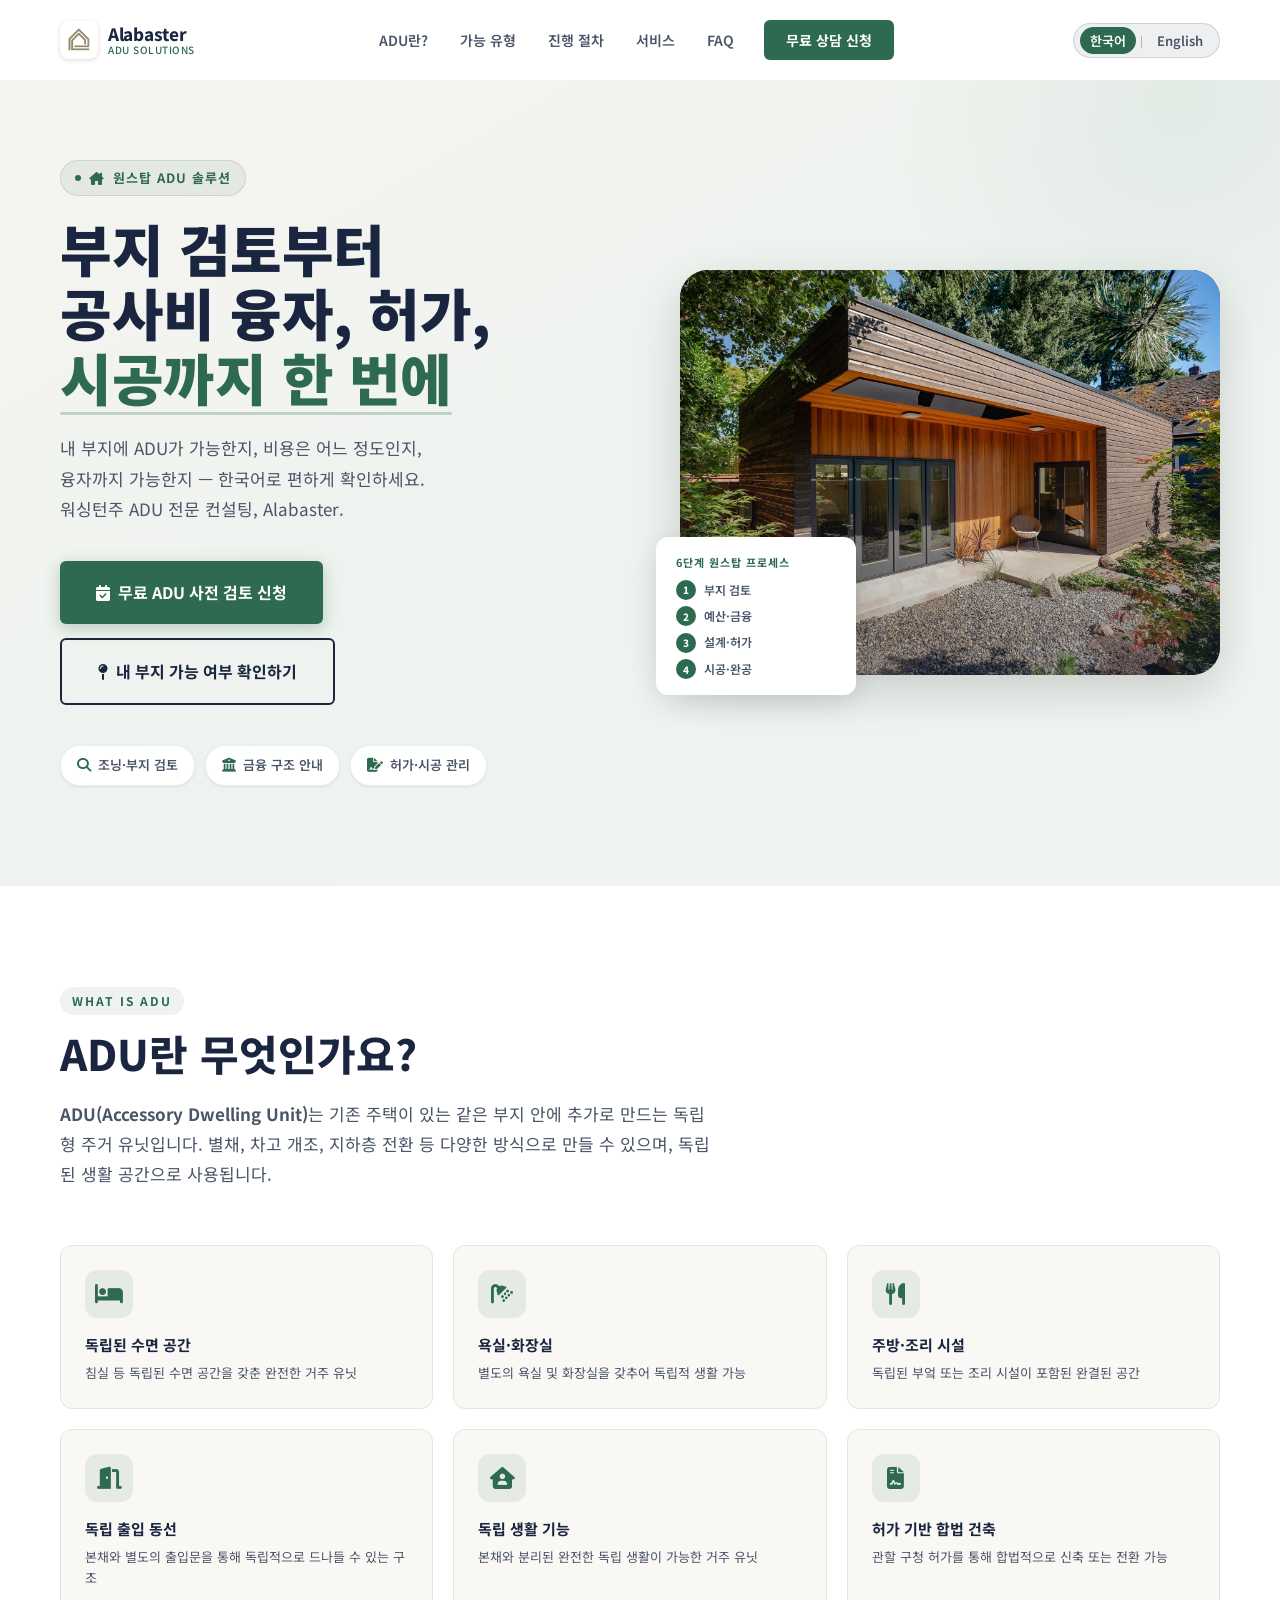
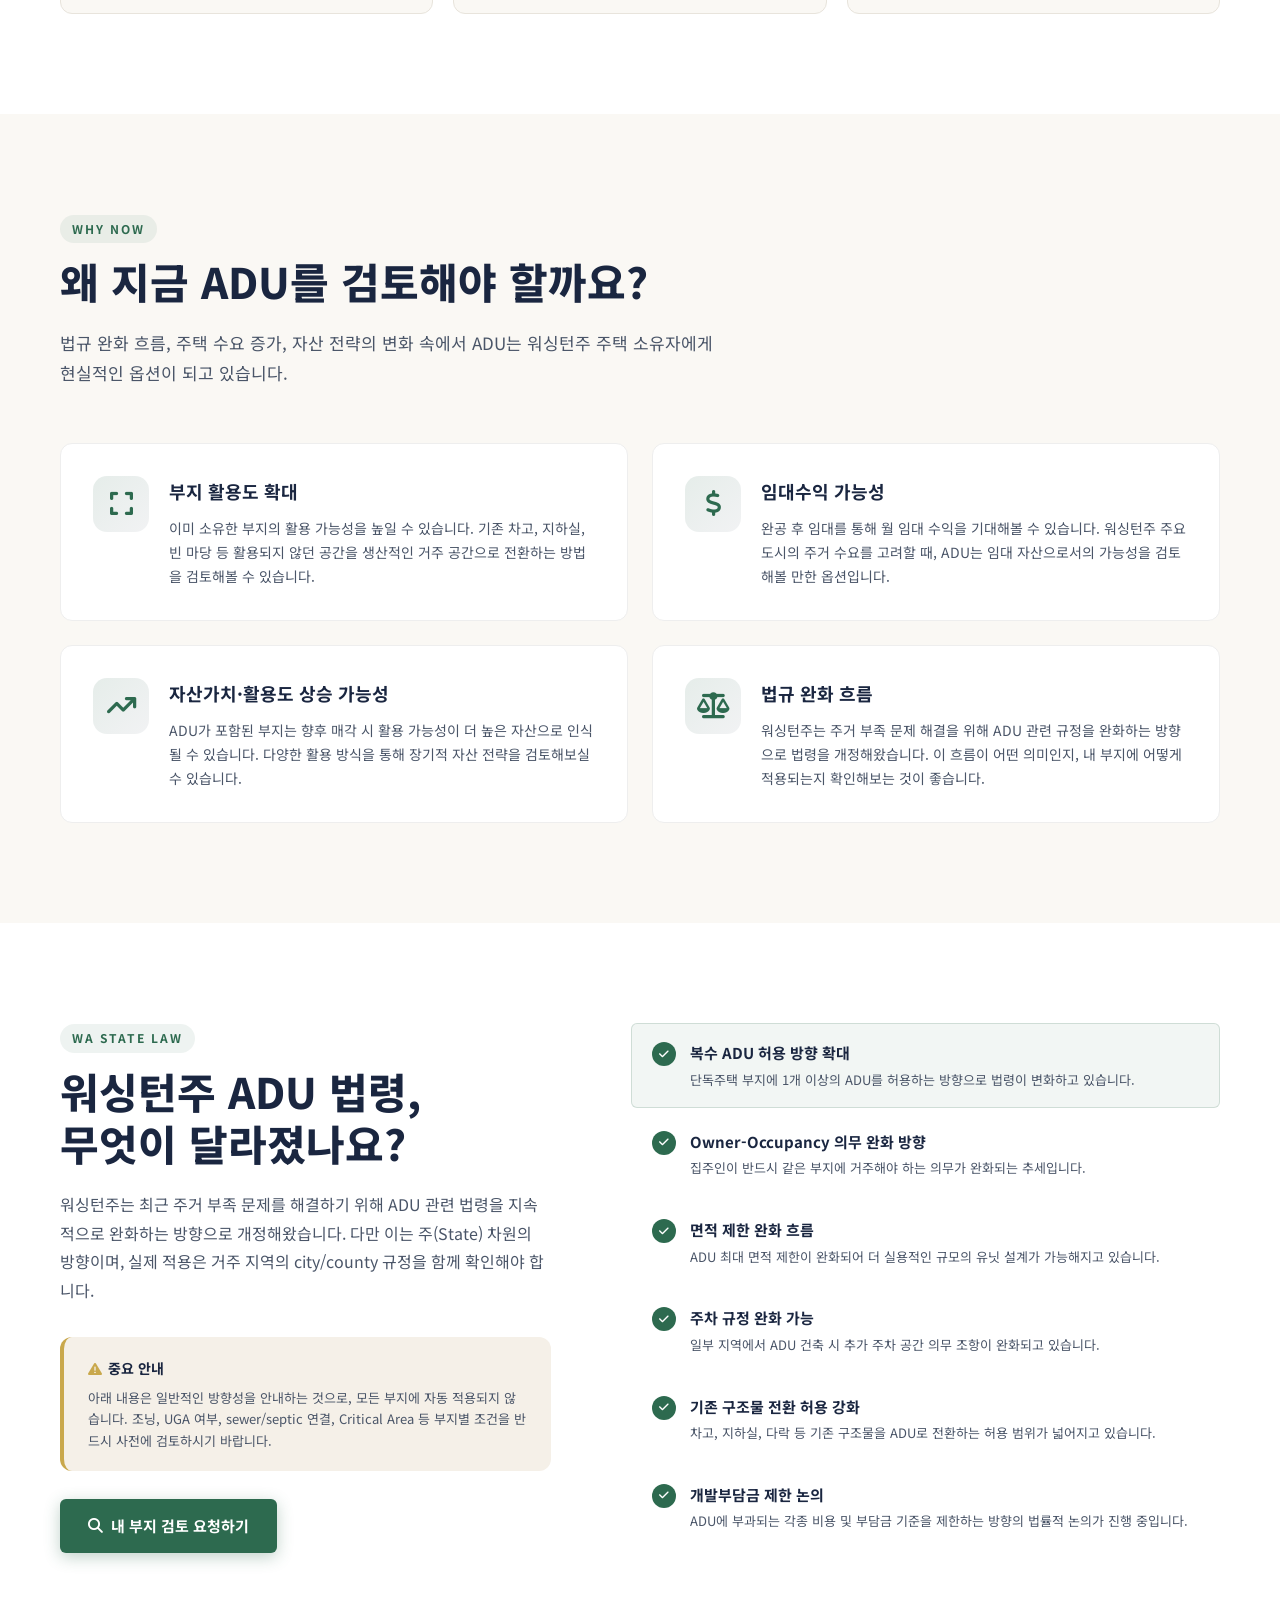
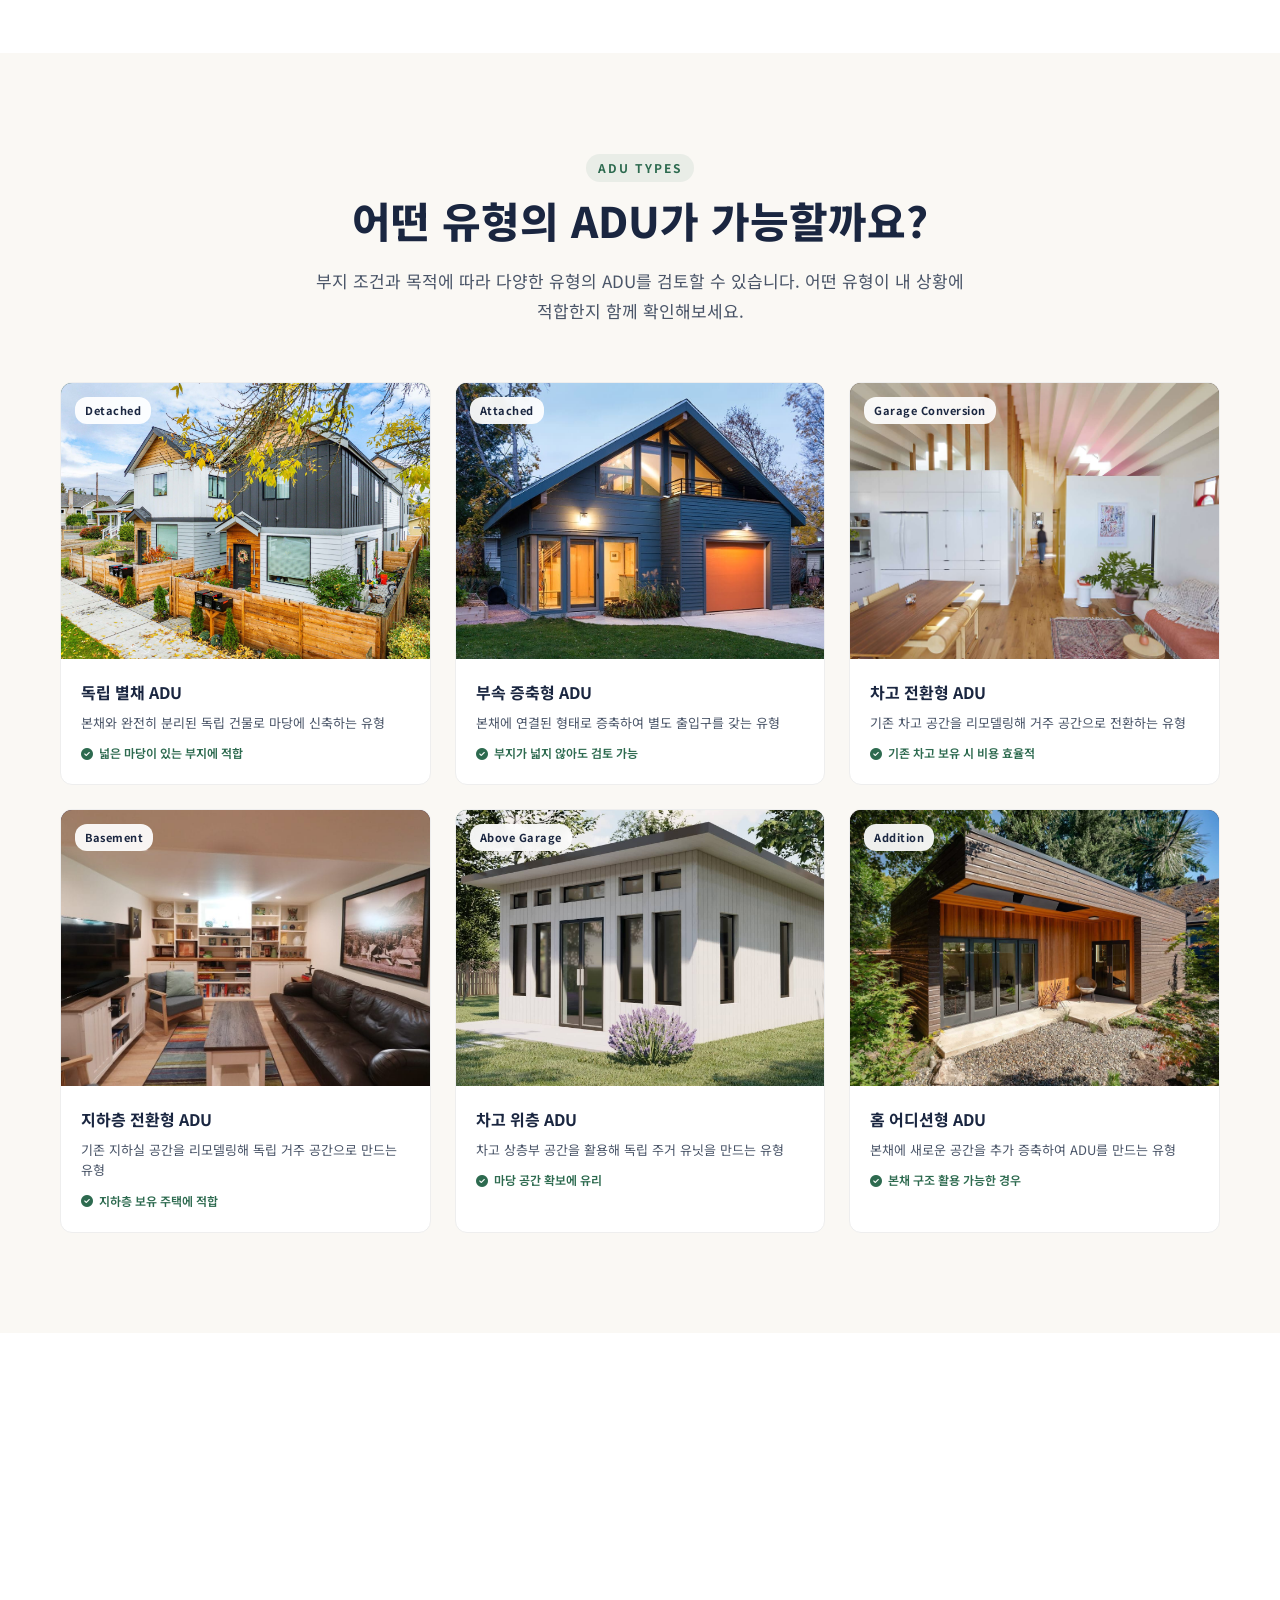
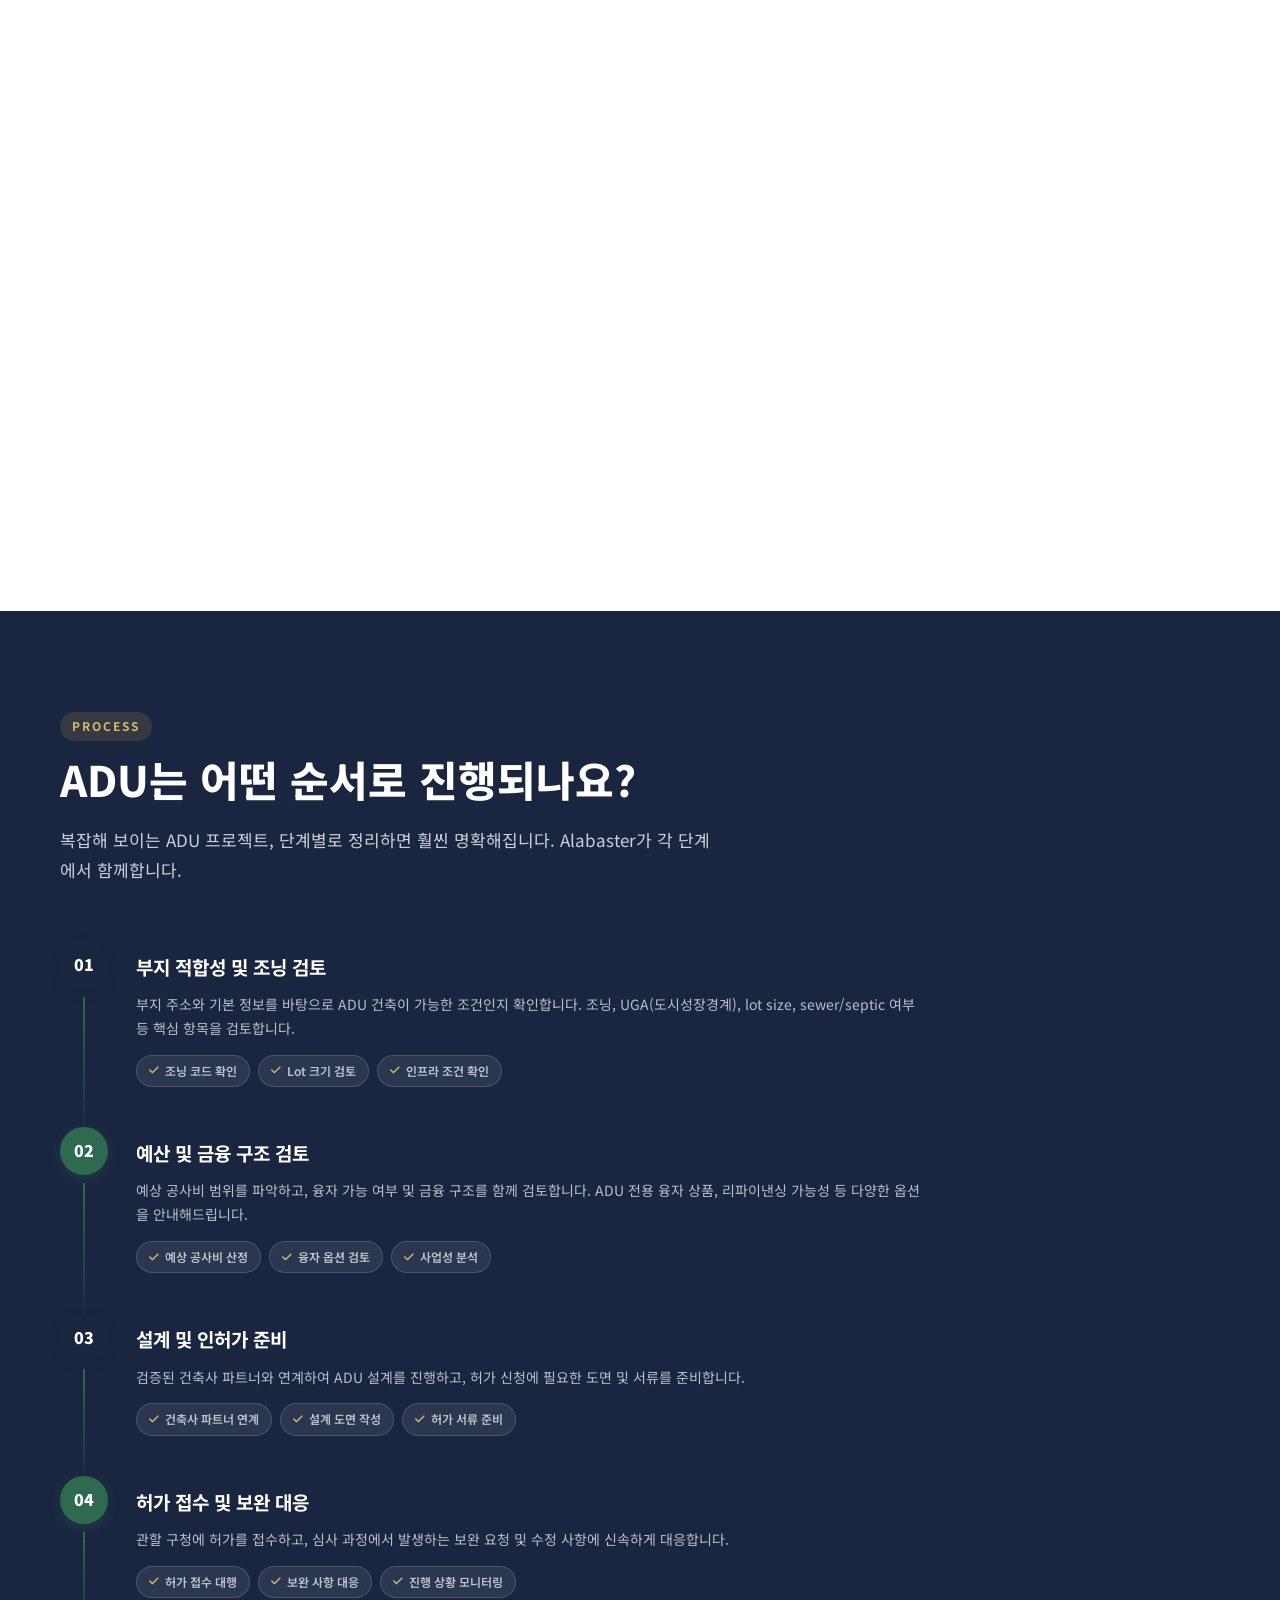
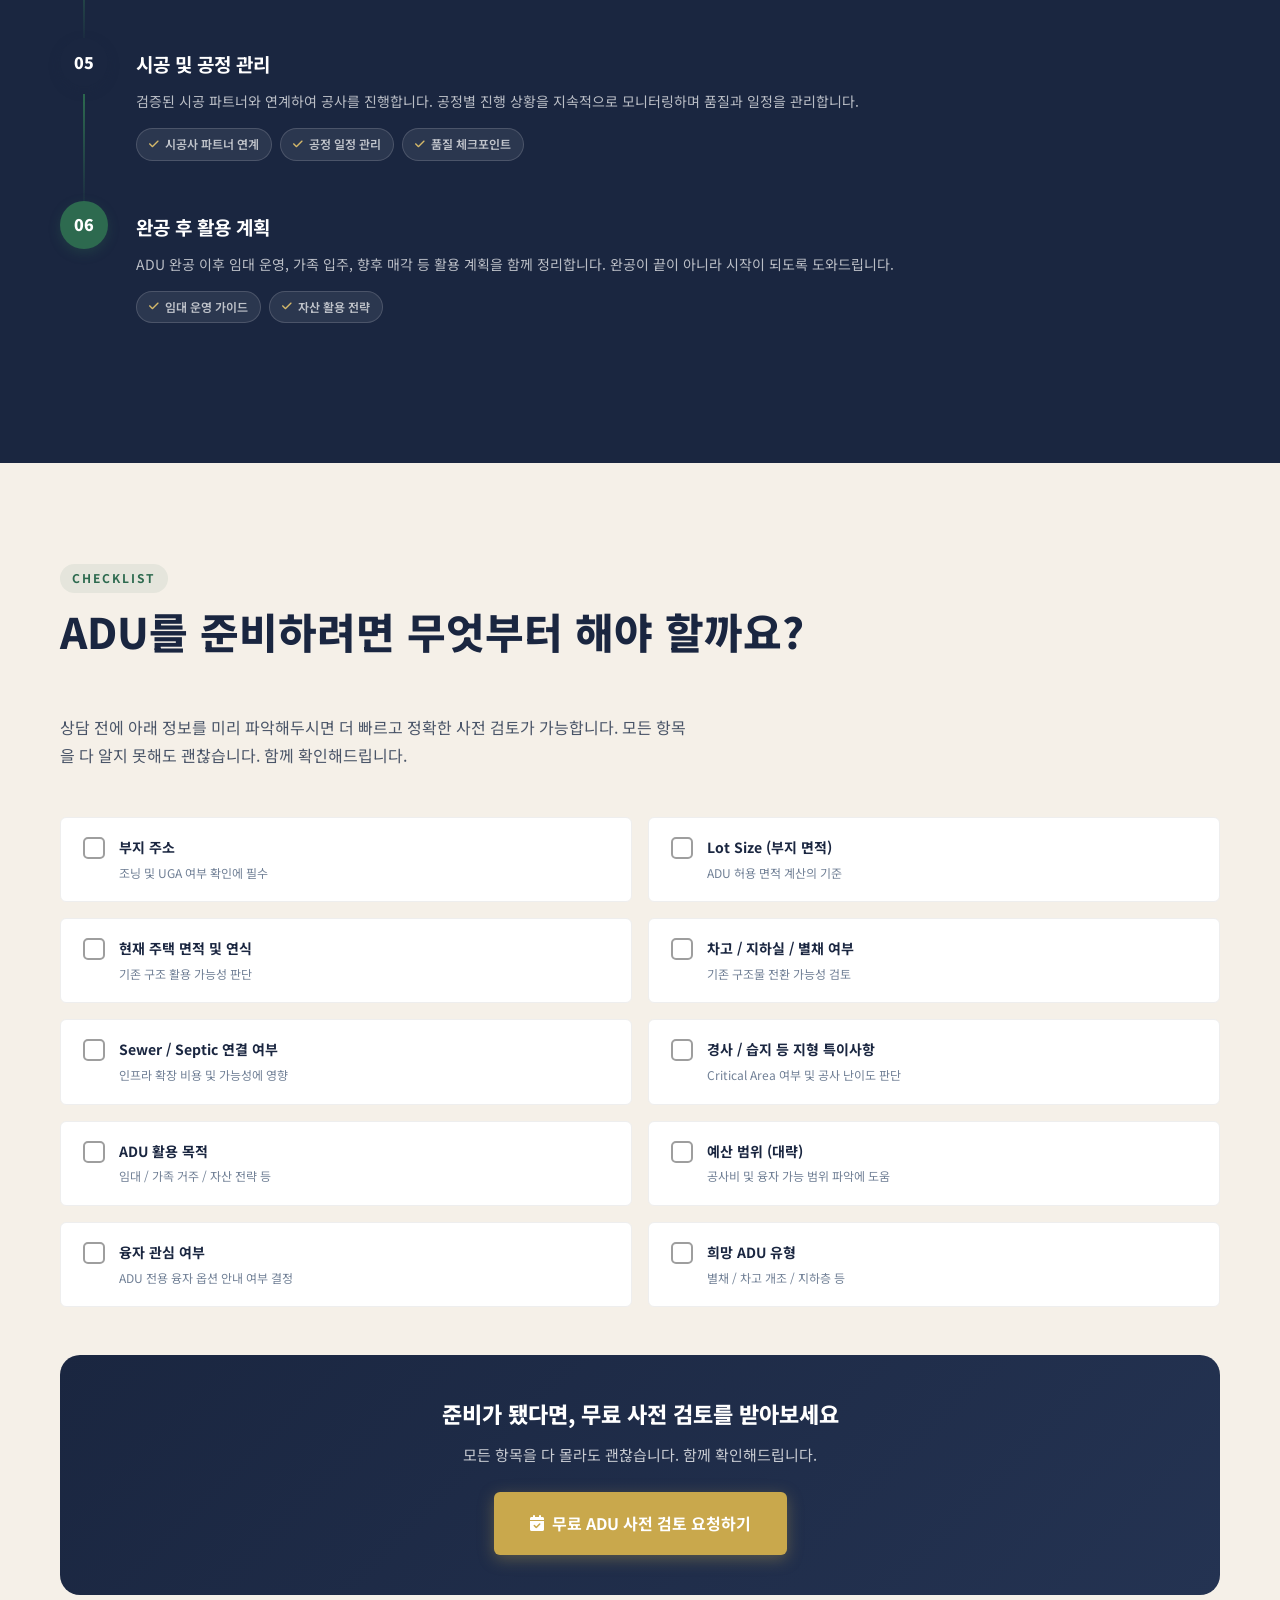
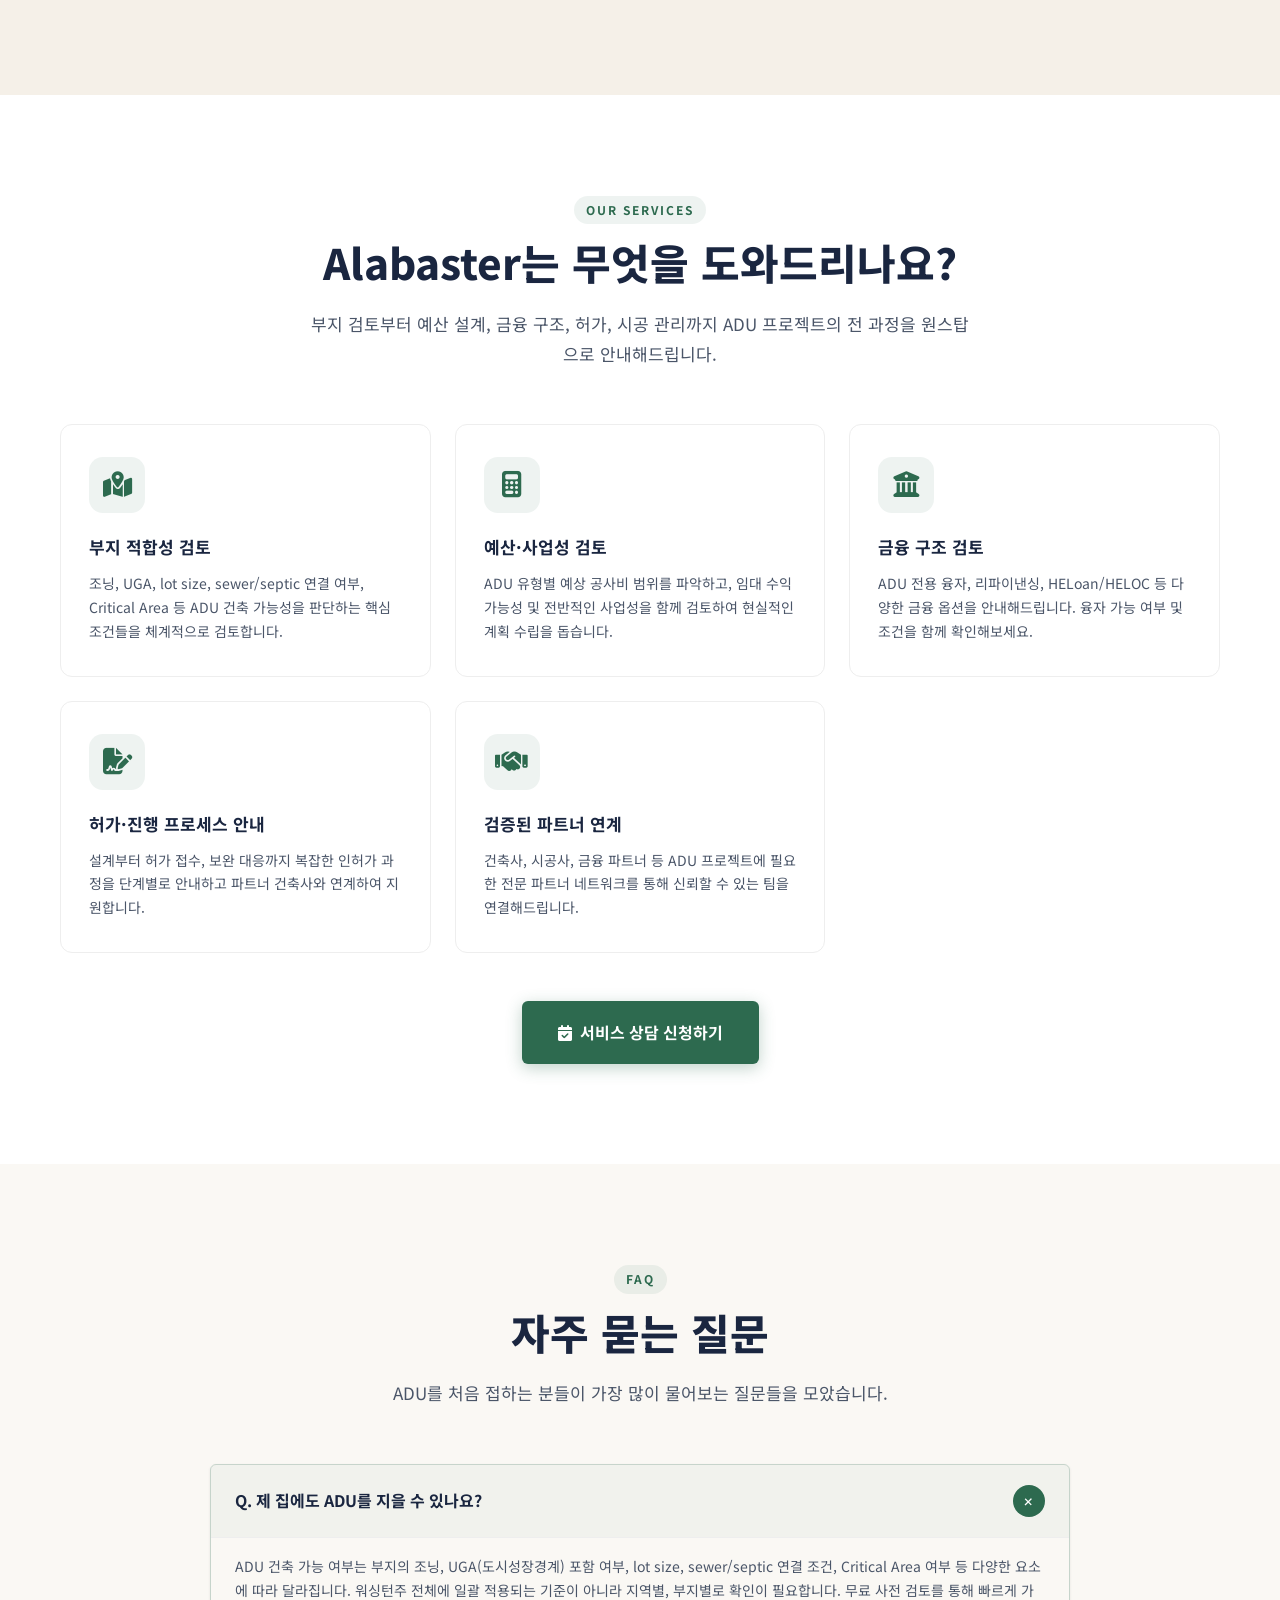
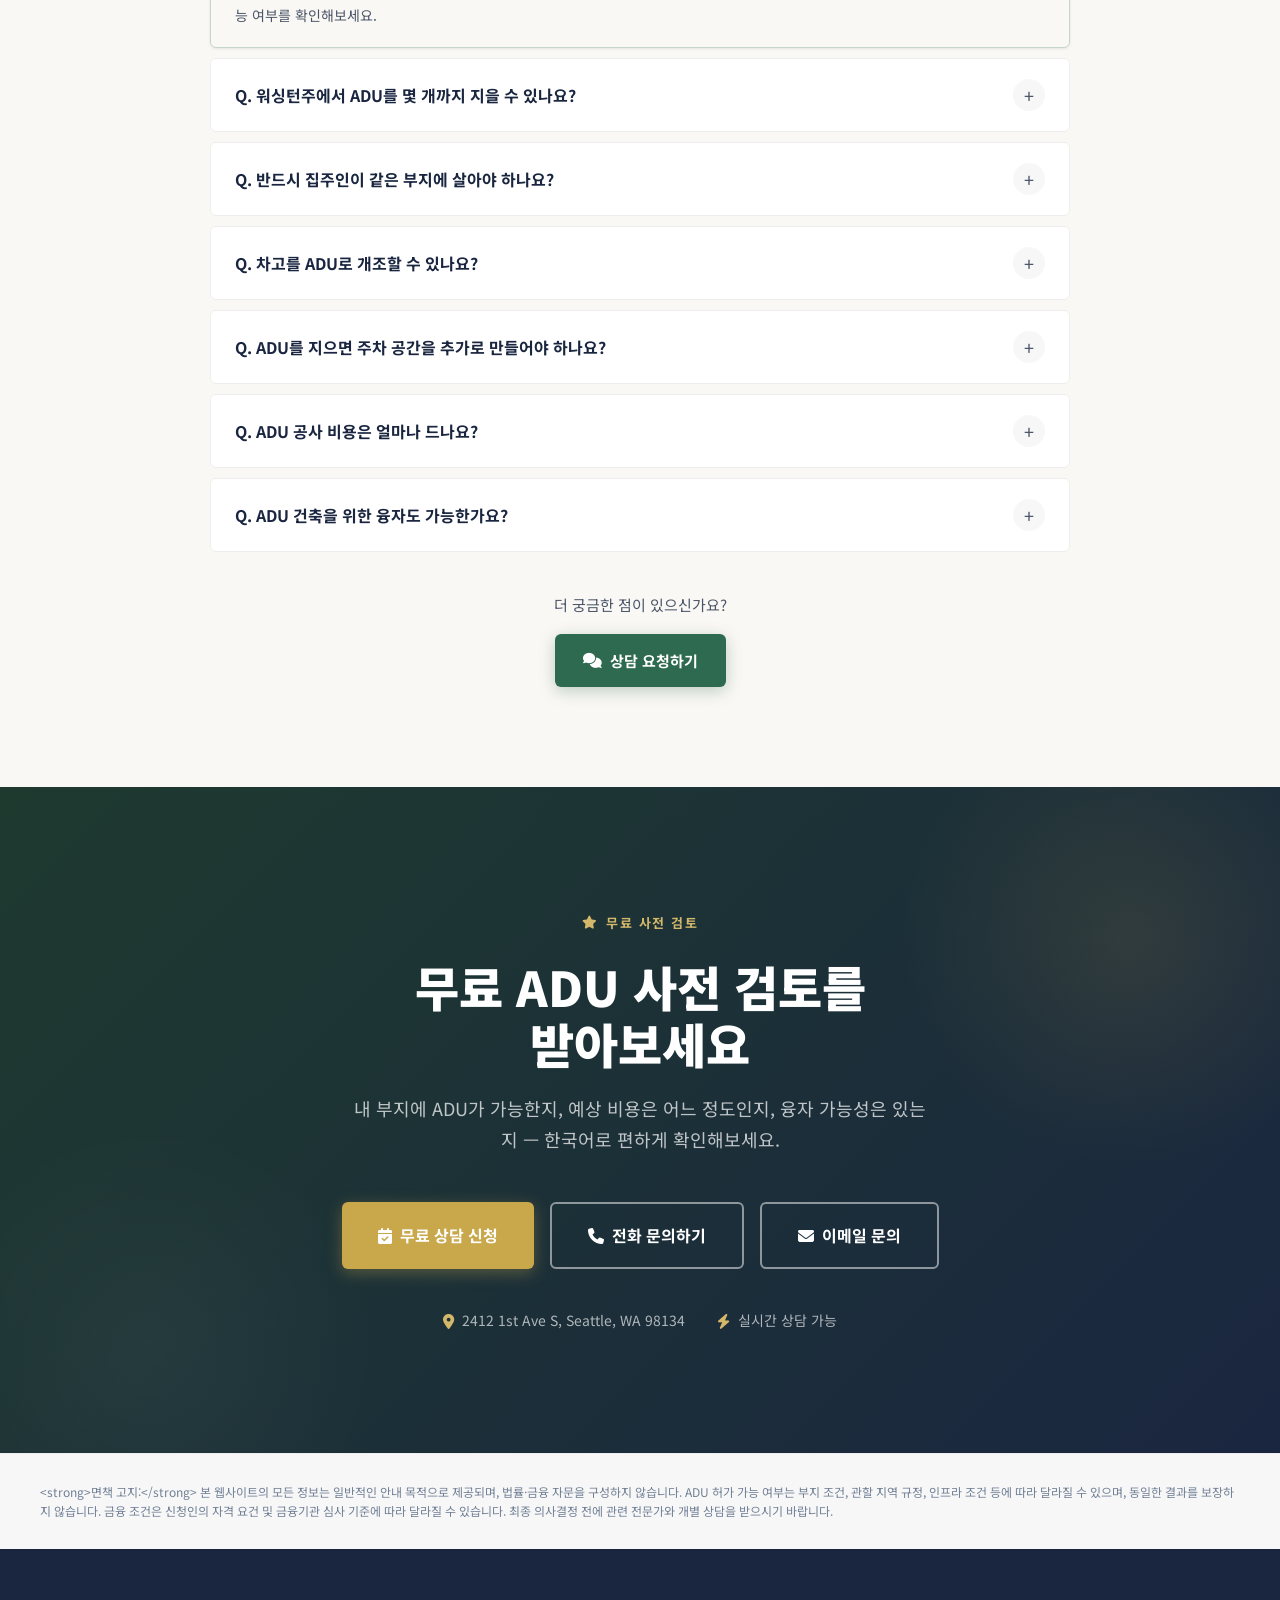
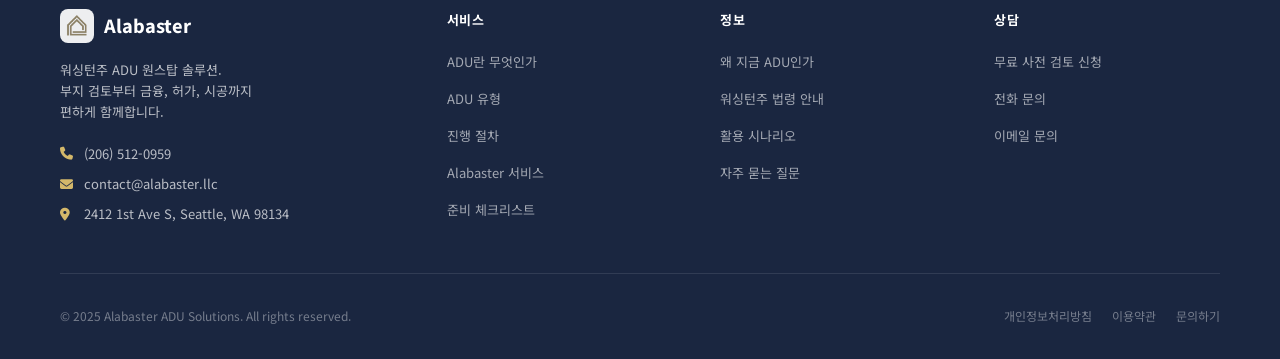
<file: docs/index.html>
<!DOCTYPE html>
<html lang="ko">
<head>
  <meta charset="UTF-8" />
  <meta name="viewport" content="width=device-width, initial-scale=1.0" />
  <title>Alabaster ADU — 원스탑 ADU 솔루션 | 워싱턴주 ADU 전문 컨설팅</title>
  <meta name="description" content="워싱턴주 ADU 전문 컨설팅. 부지 검토부터 금융 구조, 허가, 시공까지 한 번에. 무료 사전 검토 신청." />

  <!-- Fonts -->
  <link rel="preconnect" href="https://fonts.googleapis.com" />
  <link rel="preconnect" href="https://fonts.gstatic.com" crossorigin />
  <link href="https://fonts.googleapis.com/css2?family=Noto+Sans+KR:wght@400;500;600;700;800;900&display=swap" rel="stylesheet" />

  <!-- Font Awesome -->
  <link rel="stylesheet" href="https://cdn.jsdelivr.net/npm/@fortawesome/fontawesome-free@6.5.0/css/all.min.css" />

  <!-- Stylesheet -->
  <link rel="stylesheet" href="css/style.css" />

  <style>
    /* ── Language Toggle ── */
    .nav-right {
      display: flex;
      align-items: center;
      gap: 12px;
      flex-shrink: 0;
    }
    /* lang-toggle 스타일은 css/style.css에서 관리 */
    .mobile-lang-row {
      display: flex;
      align-items: center;
      gap: 6px;
      padding: 12px 20px 8px;
      border-bottom: 1px solid rgba(255,255,255,0.1);
    }
    .mobile-lang-row .lang-btn {
      color: rgba(255,255,255,0.7);
      font-size: 13px;
    }
    .mobile-lang-row .lang-btn.active {
      background: #2d6a4f;
      color: #fff !important;
    }
    .mobile-lang-row .lang-divider {
      color: rgba(255,255,255,0.3);
    }

    /* ── Logo Image ── */
    .logo-mark-img {
      width: 38px;
      height: 38px;
      object-fit: contain;
      display: block;
      border-radius: 8px;
      /* 흰 배경 PNG → 항상 흰 배경 박스로 감싸서 표시 */
      background: #ffffff;
      padding: 4px;
      box-shadow: 0 1px 4px rgba(0,0,0,0.15);
      transition: box-shadow 0.3s;
    }
    header.scrolled .logo-mark-img {
      box-shadow: 0 1px 6px rgba(0,0,0,0.12);
    }
    .footer-logo-mark-img {
      width: 34px;
      height: 34px;
      object-fit: contain;
      display: block;
      border-radius: 8px;
      background: #ffffff;
      padding: 3px;
      opacity: 0.92;
    }
  </style>
</head>
<body>

<!-- ============================================
     HEADER / NAV
     ============================================ -->
<header id="header">
  <nav class="nav-inner">
    <a href="#hero" class="nav-logo">
      <img src="images/logo.png" alt="Alabaster ADU Logo" class="logo-mark-img" />
      <div class="logo-text">
        <span class="logo-name">Alabaster</span>
        <span class="logo-sub">ADU Solutions</span>
      </div>
    </a>

    <ul class="nav-menu">
      <li><a href="#about-adu" class="nav-link" data-i18n="nav.about">ADU란?</a></li>
      <li><a href="#adu-types" class="nav-link" data-i18n="nav.types">가능 유형</a></li>
      <li><a href="#process" class="nav-link" data-i18n="nav.process">진행 절차</a></li>
      <li><a href="#services" class="nav-link" data-i18n="nav.services">서비스</a></li>
      <li><a href="#faq" class="nav-link" data-i18n="nav.faq">FAQ</a></li>
      <li><a href="#contact" class="nav-cta open-modal" data-i18n="nav.cta">무료 상담 신청</a></li>
    </ul>

    <!-- Right side: lang toggle + hamburger -->
    <div class="nav-right">
      <div class="lang-toggle" id="langToggle">
        <button class="lang-btn active" data-lang="ko">한국어</button>
        <span class="lang-divider">|</span>
        <button class="lang-btn" data-lang="en">English</button>
      </div>
      <div class="hamburger" id="hamburger" aria-label="메뉴 열기">
        <span></span>
        <span></span>
        <span></span>
      </div>
    </div>
  </nav>
</header>

<!-- Mobile Menu -->
<div class="mobile-menu" id="mobileMenu">
  <div class="mobile-lang-row">
    <button class="lang-btn active" data-lang="ko">한국어</button>
    <span class="lang-divider">|</span>
    <button class="lang-btn" data-lang="en">English</button>
  </div>
  <a href="#about-adu" class="mobile-nav-link" data-close-menu data-i18n="nav.about">ADU란?</a>
  <a href="#adu-types" class="mobile-nav-link" data-close-menu data-i18n="nav.types">가능 유형</a>
  <a href="#process" class="mobile-nav-link" data-close-menu data-i18n="nav.process">진행 절차</a>
  <a href="#services" class="mobile-nav-link" data-close-menu data-i18n="nav.services">서비스</a>
  <a href="#faq" class="mobile-nav-link" data-close-menu data-i18n="nav.faq">FAQ</a>
  <a href="#contact" class="mobile-nav-cta open-modal" data-close-menu data-i18n="nav.cta">무료 상담 신청</a>
</div>


<!-- ============================================
     HERO SECTION
     ============================================ -->
<section id="hero">
  <div class="hero-inner">
    <!-- Left Content -->
    <div class="hero-content">
      <div class="hero-eyebrow animate-in">
        <i class="fa-solid fa-house-chimney"></i>
        <span data-i18n="hero.eyebrow">원스탑 ADU 솔루션</span>
      </div>

      <h1 class="hero-h1 animate-in animate-in-delay-1" data-i18n-html="hero.h1">
        부지 검토부터<br />
        공사비 융자, 허가,<br />
        <em>시공까지 한 번에</em>
      </h1>

      <p class="hero-desc animate-in animate-in-delay-2" data-i18n-html="hero.desc">
        내 부지에 ADU가 가능한지, 비용은 어느 정도인지,<br />
        융자까지 가능한지 — 한국어로 편하게 확인하세요.<br />
        워싱턴주 ADU 전문 컨설팅, Alabaster.
      </p>

      <div class="hero-cta-group animate-in animate-in-delay-2">
        <a href="#contact" class="btn btn-primary btn-lg open-modal">
          <i class="fa-solid fa-calendar-check"></i>
          <span data-i18n="hero.cta1">무료 ADU 사전 검토 신청</span>
        </a>
        <a href="#checklist" class="btn btn-secondary btn-lg">
          <i class="fa-solid fa-map-pin"></i>
          <span data-i18n="hero.cta2">내 부지 가능 여부 확인하기</span>
        </a>
      </div>

      <div class="hero-badges animate-in animate-in-delay-3">
        <span class="badge">
          <i class="fa-solid fa-magnifying-glass"></i>
          <span data-i18n="hero.badge1">조닝·부지 검토</span>
        </span>
        <span class="badge">
          <i class="fa-solid fa-building-columns"></i>
          <span data-i18n="hero.badge2">금융 구조 안내</span>
        </span>
        <span class="badge">
          <i class="fa-solid fa-file-signature"></i>
          <span data-i18n="hero.badge3">허가·시공 관리</span>
        </span>
      </div>
    </div>

    <!-- Right Visual -->
    <div class="hero-visual animate-in animate-in-delay-2">
      <div class="hero-image-wrap">
        <img
          src="images/hero-adu-new.jpg"
          alt="워싱턴주 ADU 별채 주택 — Alabaster ADU Solutions"
          style="width:100%; height:100%; object-fit:cover; display:block;"
        />
      </div>

      <div class="hero-process-card">
        <div class="card-label" data-i18n="hero.card.label">6단계 원스탑 프로세스</div>
        <div class="process-mini-steps">
          <div class="process-mini-step">
            <span class="step-dot">1</span><span data-i18n="hero.step1">부지 검토</span>
          </div>
          <div class="process-mini-step">
            <span class="step-dot">2</span><span data-i18n="hero.step2">예산·금융</span>
          </div>
          <div class="process-mini-step">
            <span class="step-dot">3</span><span data-i18n="hero.step3">설계·허가</span>
          </div>
          <div class="process-mini-step">
            <span class="step-dot">4</span><span data-i18n="hero.step4">시공·완공</span>
          </div>
        </div>
      </div>
    </div>
  </div>
</section>


<!-- ============================================
     ADU INTRO SECTION
     ============================================ -->
<section id="about-adu" class="section">
  <div class="container">
    <div class="section-header reveal">
      <span class="section-label" data-i18n="about.label">WHAT IS ADU</span>
      <h2 class="section-title" data-i18n="about.title">ADU란 무엇인가요?</h2>
      <p class="section-desc" data-i18n-html="about.desc">
        <strong>ADU(Accessory Dwelling Unit)</strong>는 기존 주택이 있는 같은 부지 안에
        추가로 만드는 독립형 주거 유닛입니다. 별채, 차고 개조, 지하층 전환 등
        다양한 방식으로 만들 수 있으며, 독립된 생활 공간으로 사용됩니다.
      </p>
    </div>

    <div class="adu-feature-cards">
      <div class="feature-card reveal reveal-delay-1">
        <div class="feature-icon"><i class="fa-solid fa-bed"></i></div>
        <div class="feature-title" data-i18n="feat1.title">독립된 수면 공간</div>
        <div class="feature-desc" data-i18n="feat1.desc">침실 등 독립된 수면 공간을 갖춘 완전한 거주 유닛</div>
      </div>
      <div class="feature-card reveal reveal-delay-2">
        <div class="feature-icon"><i class="fa-solid fa-shower"></i></div>
        <div class="feature-title" data-i18n="feat2.title">욕실·화장실</div>
        <div class="feature-desc" data-i18n="feat2.desc">별도의 욕실 및 화장실을 갖추어 독립적 생활 가능</div>
      </div>
      <div class="feature-card reveal reveal-delay-3">
        <div class="feature-icon"><i class="fa-solid fa-utensils"></i></div>
        <div class="feature-title" data-i18n="feat3.title">주방·조리 시설</div>
        <div class="feature-desc" data-i18n="feat3.desc">독립된 부엌 또는 조리 시설이 포함된 완결된 공간</div>
      </div>
      <div class="feature-card reveal reveal-delay-1">
        <div class="feature-icon"><i class="fa-solid fa-door-open"></i></div>
        <div class="feature-title" data-i18n="feat4.title">독립 출입 동선</div>
        <div class="feature-desc" data-i18n="feat4.desc">본채와 별도의 출입문을 통해 독립적으로 드나들 수 있는 구조</div>
      </div>
      <div class="feature-card reveal reveal-delay-2">
        <div class="feature-icon"><i class="fa-solid fa-house-user"></i></div>
        <div class="feature-title" data-i18n="feat5.title">독립 생활 기능</div>
        <div class="feature-desc" data-i18n="feat5.desc">본채와 분리된 완전한 독립 생활이 가능한 거주 유닛</div>
      </div>
      <div class="feature-card reveal reveal-delay-3">
        <div class="feature-icon"><i class="fa-solid fa-file-contract"></i></div>
        <div class="feature-title" data-i18n="feat6.title">허가 기반 합법 건축</div>
        <div class="feature-desc" data-i18n="feat6.desc">관할 구청 허가를 통해 합법적으로 신축 또는 전환 가능</div>
      </div>
    </div>
  </div>
</section>


<!-- ============================================
     WHY ADU NOW SECTION
     ============================================ -->
<section id="why-adu" class="section section-ivory">
  <div class="container">
    <div class="section-header reveal">
      <span class="section-label" data-i18n="why.label">WHY NOW</span>
      <h2 class="section-title" data-i18n="why.title">왜 지금 ADU를 검토해야 할까요?</h2>
      <p class="section-desc" data-i18n="why.desc">
        법규 완화 흐름, 주택 수요 증가, 자산 전략의 변화 속에서
        ADU는 워싱턴주 주택 소유자에게 현실적인 옵션이 되고 있습니다.
      </p>
    </div>

    <div class="why-cards">
      <div class="why-card reveal reveal-delay-1">
        <div class="why-icon"><i class="fa-solid fa-expand"></i></div>
        <div class="why-content">
          <h3 class="why-title" data-i18n="why1.title">부지 활용도 확대</h3>
          <p class="why-desc" data-i18n="why1.desc">
            이미 소유한 부지의 활용 가능성을 높일 수 있습니다.
            기존 차고, 지하실, 빈 마당 등 활용되지 않던 공간을
            생산적인 거주 공간으로 전환하는 방법을 검토해볼 수 있습니다.
          </p>
        </div>
      </div>

      <div class="why-card reveal reveal-delay-2">
        <div class="why-icon"><i class="fa-solid fa-dollar-sign"></i></div>
        <div class="why-content">
          <h3 class="why-title" data-i18n="why2.title">임대수익 가능성</h3>
          <p class="why-desc" data-i18n="why2.desc">
            완공 후 임대를 통해 월 임대 수익을 기대해볼 수 있습니다.
            워싱턴주 주요 도시의 주거 수요를 고려할 때,
            ADU는 임대 자산으로서의 가능성을 검토해볼 만한 옵션입니다.
          </p>
        </div>
      </div>

      <div class="why-card reveal reveal-delay-3">
        <div class="why-icon"><i class="fa-solid fa-arrow-trend-up"></i></div>
        <div class="why-content">
          <h3 class="why-title" data-i18n="why3.title">자산가치·활용도 상승 가능성</h3>
          <p class="why-desc" data-i18n="why3.desc">
            ADU가 포함된 부지는 향후 매각 시 활용 가능성이 더 높은
            자산으로 인식될 수 있습니다. 다양한 활용 방식을 통해
            장기적 자산 전략을 검토해보실 수 있습니다.
          </p>
        </div>
      </div>

      <div class="why-card reveal reveal-delay-4">
        <div class="why-icon"><i class="fa-solid fa-scale-balanced"></i></div>
        <div class="why-content">
          <h3 class="why-title" data-i18n="why4.title">법규 완화 흐름</h3>
          <p class="why-desc" data-i18n="why4.desc">
            워싱턴주는 주거 부족 문제 해결을 위해 ADU 관련
            규정을 완화하는 방향으로 법령을 개정해왔습니다.
            이 흐름이 어떤 의미인지, 내 부지에 어떻게 적용되는지
            확인해보는 것이 좋습니다.
          </p>
        </div>
      </div>
    </div>
  </div>
</section>


<!-- ============================================
     WA STATE LAW SECTION
     ============================================ -->
<section id="wa-law" class="section">
  <div class="container">
    <div class="law-layout">
      <div class="law-left reveal">
        <span class="section-label" data-i18n="law.label">WA STATE LAW</span>
        <h2 class="section-title" data-i18n-html="law.title">워싱턴주 ADU 법령,<br />무엇이 달라졌나요?</h2>
        <p class="law-description" data-i18n="law.desc">
          워싱턴주는 최근 주거 부족 문제를 해결하기 위해
          ADU 관련 법령을 지속적으로 완화하는 방향으로 개정해왔습니다.
          다만 이는 주(State) 차원의 방향이며, 실제 적용은
          거주 지역의 city/county 규정을 함께 확인해야 합니다.
        </p>

        <div class="law-note-box">
          <h4><i class="fa-solid fa-triangle-exclamation" style="color:var(--color-gold);margin-right:6px;"></i><span data-i18n="law.note.title">중요 안내</span></h4>
          <p data-i18n="law.note.desc">
            아래 내용은 일반적인 방향성을 안내하는 것으로,
            모든 부지에 자동 적용되지 않습니다.
            조닝, UGA 여부, sewer/septic 연결, Critical Area 등
            부지별 조건을 반드시 사전에 검토하시기 바랍니다.
          </p>
        </div>

        <div class="law-cta-wrap">
          <a href="#contact" class="btn btn-primary open-modal">
            <i class="fa-solid fa-magnifying-glass"></i>
            <span data-i18n="law.cta">내 부지 검토 요청하기</span>
          </a>
        </div>
      </div>

      <div class="law-right">
        <div class="law-checklist reveal reveal-delay-1">
          <div class="law-item active">
            <div class="law-check"><i class="fa-solid fa-check" style="font-size:11px;"></i></div>
            <div class="law-item-content">
              <div class="law-item-title" data-i18n="law1.title">복수 ADU 허용 방향 확대</div>
              <div class="law-item-desc" data-i18n="law1.desc">단독주택 부지에 1개 이상의 ADU를 허용하는 방향으로 법령이 변화하고 있습니다.</div>
            </div>
          </div>

          <div class="law-item">
            <div class="law-check"><i class="fa-solid fa-check" style="font-size:11px;"></i></div>
            <div class="law-item-content">
              <div class="law-item-title" data-i18n="law2.title">Owner-Occupancy 의무 완화 방향</div>
              <div class="law-item-desc" data-i18n="law2.desc">집주인이 반드시 같은 부지에 거주해야 하는 의무가 완화되는 추세입니다.</div>
            </div>
          </div>

          <div class="law-item">
            <div class="law-check"><i class="fa-solid fa-check" style="font-size:11px;"></i></div>
            <div class="law-item-content">
              <div class="law-item-title" data-i18n="law3.title">면적 제한 완화 흐름</div>
              <div class="law-item-desc" data-i18n="law3.desc">ADU 최대 면적 제한이 완화되어 더 실용적인 규모의 유닛 설계가 가능해지고 있습니다.</div>
            </div>
          </div>

          <div class="law-item">
            <div class="law-check"><i class="fa-solid fa-check" style="font-size:11px;"></i></div>
            <div class="law-item-content">
              <div class="law-item-title" data-i18n="law4.title">주차 규정 완화 가능</div>
              <div class="law-item-desc" data-i18n="law4.desc">일부 지역에서 ADU 건축 시 추가 주차 공간 의무 조항이 완화되고 있습니다.</div>
            </div>
          </div>

          <div class="law-item">
            <div class="law-check"><i class="fa-solid fa-check" style="font-size:11px;"></i></div>
            <div class="law-item-content">
              <div class="law-item-title" data-i18n="law5.title">기존 구조물 전환 허용 강화</div>
              <div class="law-item-desc" data-i18n="law5.desc">차고, 지하실, 다락 등 기존 구조물을 ADU로 전환하는 허용 범위가 넓어지고 있습니다.</div>
            </div>
          </div>

          <div class="law-item">
            <div class="law-check"><i class="fa-solid fa-check" style="font-size:11px;"></i></div>
            <div class="law-item-content">
              <div class="law-item-title" data-i18n="law6.title">개발부담금 제한 논의</div>
              <div class="law-item-desc" data-i18n="law6.desc">ADU에 부과되는 각종 비용 및 부담금 기준을 제한하는 방향의 법률적 논의가 진행 중입니다.</div>
            </div>
          </div>
        </div>
      </div>
    </div>
  </div>
</section>


<!-- ============================================
     ADU TYPES SECTION
     ============================================ -->
<section id="adu-types" class="section section-ivory">
  <div class="container">
    <div class="section-header section-header--center reveal">
      <span class="section-label" data-i18n="types.label">ADU TYPES</span>
      <h2 class="section-title" data-i18n="types.title">어떤 유형의 ADU가 가능할까요?</h2>
      <p class="section-desc" data-i18n="types.desc">
        부지 조건과 목적에 따라 다양한 유형의 ADU를 검토할 수 있습니다.
        어떤 유형이 내 상황에 적합한지 함께 확인해보세요.
      </p>
    </div>

    <div class="type-cards">
      <div class="type-card reveal reveal-delay-1">
        <div class="type-card-image" style="background: #1e4d34; position:relative;">
          <img src="images/type-detached.jpg" alt="독립 별채 ADU" style="width:100%;height:100%;object-fit:cover;position:absolute;inset:0;" />
          <span class="type-tag">Detached</span>
        </div>
        <div class="type-card-body">
          <div class="type-card-title" data-i18n="type1.title">독립 별채 ADU</div>
          <div class="type-card-desc" data-i18n="type1.desc">본채와 완전히 분리된 독립 건물로 마당에 신축하는 유형</div>
          <div class="type-card-fit"><i class="fa-solid fa-check-circle"></i> <span data-i18n="type1.fit">넓은 마당이 있는 부지에 적합</span></div>
        </div>
      </div>

      <div class="type-card reveal reveal-delay-2">
        <div class="type-card-image" style="background: #1a2640; position:relative;">
          <img src="images/type-attached.jpg" alt="부속 증축형 ADU" style="width:100%;height:100%;object-fit:cover;position:absolute;inset:0;" />
          <span class="type-tag">Attached</span>
        </div>
        <div class="type-card-body">
          <div class="type-card-title" data-i18n="type2.title">부속 증축형 ADU</div>
          <div class="type-card-desc" data-i18n="type2.desc">본채에 연결된 형태로 증축하여 별도 출입구를 갖는 유형</div>
          <div class="type-card-fit"><i class="fa-solid fa-check-circle"></i> <span data-i18n="type2.fit">부지가 넓지 않아도 검토 가능</span></div>
        </div>
      </div>

      <div class="type-card reveal reveal-delay-3">
        <div class="type-card-image" style="background: #3d2b1f; position:relative;">
          <img src="images/type-garage.jpg" alt="차고 전환형 ADU" style="width:100%;height:100%;object-fit:cover;position:absolute;inset:0;" />
          <span class="type-tag">Garage Conversion</span>
        </div>
        <div class="type-card-body">
          <div class="type-card-title" data-i18n="type3.title">차고 전환형 ADU</div>
          <div class="type-card-desc" data-i18n="type3.desc">기존 차고 공간을 리모델링해 거주 공간으로 전환하는 유형</div>
          <div class="type-card-fit"><i class="fa-solid fa-check-circle"></i> <span data-i18n="type3.fit">기존 차고 보유 시 비용 효율적</span></div>
        </div>
      </div>

      <div class="type-card reveal reveal-delay-1">
        <div class="type-card-image" style="background: #2b1a3d; position:relative;">
          <img src="images/type-basement.jpg" alt="지하층 전환형 ADU" style="width:100%;height:100%;object-fit:cover;position:absolute;inset:0;" />
          <span class="type-tag">Basement</span>
        </div>
        <div class="type-card-body">
          <div class="type-card-title" data-i18n="type4.title">지하층 전환형 ADU</div>
          <div class="type-card-desc" data-i18n="type4.desc">기존 지하실 공간을 리모델링해 독립 거주 공간으로 만드는 유형</div>
          <div class="type-card-fit"><i class="fa-solid fa-check-circle"></i> <span data-i18n="type4.fit">지하층 보유 주택에 적합</span></div>
        </div>
      </div>

      <div class="type-card reveal reveal-delay-2">
        <div class="type-card-image" style="background: #1a3d2b; position:relative;">
          <img src="images/type-above-garage.jpg" alt="차고 위층 ADU" style="width:100%;height:100%;object-fit:cover;position:absolute;inset:0;" />
          <span class="type-tag">Above Garage</span>
        </div>
        <div class="type-card-body">
          <div class="type-card-title" data-i18n="type5.title">차고 위층 ADU</div>
          <div class="type-card-desc" data-i18n="type5.desc">차고 상층부 공간을 활용해 독립 주거 유닛을 만드는 유형</div>
          <div class="type-card-fit"><i class="fa-solid fa-check-circle"></i> <span data-i18n="type5.fit">마당 공간 확보에 유리</span></div>
        </div>
      </div>

      <div class="type-card reveal reveal-delay-3">
        <div class="type-card-image" style="background: #3d1a1a; position:relative;">
          <img src="images/type-addition.jpg" alt="홈 어디션형 ADU" style="width:100%;height:100%;object-fit:cover;position:absolute;inset:0;" />
          <span class="type-tag">Addition</span>
        </div>
        <div class="type-card-body">
          <div class="type-card-title" data-i18n="type6.title">홈 어디션형 ADU</div>
          <div class="type-card-desc" data-i18n="type6.desc">본채에 새로운 공간을 추가 증축하여 ADU를 만드는 유형</div>
          <div class="type-card-fit"><i class="fa-solid fa-check-circle"></i> <span data-i18n="type6.fit">본채 구조 활용 가능한 경우</span></div>
        </div>
      </div>
    </div>
  </div>
</section>


<!-- ============================================
     USE CASES SECTION
     ============================================ -->
<section id="use-cases" class="section">
  <div class="container">
    <div class="section-header reveal">
      <span class="section-label" data-i18n="use.label">USE CASES</span>
      <h2 class="section-title" data-i18n="use.title">ADU는 이렇게 활용할 수 있습니다</h2>
      <p class="section-desc" data-i18n="use.desc">
        ADU는 단순한 증축이 아니라 주거 전략이자 자산 활용 방법입니다.
        내 상황에 맞는 활용 시나리오를 찾아보세요.
      </p>
    </div>

    <div class="usecase-cards">
      <div class="usecase-card reveal reveal-delay-1">
        <div class="usecase-icon">💰</div>
        <span class="usecase-label label-rental">Rental</span>
        <h3 class="usecase-title" data-i18n="use1.title">임대수익형</h3>
        <p class="usecase-desc" data-i18n="use1.desc">
          장기 임대 또는 단기 임대를 통해 추가 임대 소득을 기대해볼 수 있습니다.
          모기지 부담 완화, 생활비 보완 등 다양한 재무적 효과를 검토해보세요.
        </p>
      </div>

      <div class="usecase-card reveal reveal-delay-2">
        <div class="usecase-icon">👨‍👩‍👧‍👦</div>
        <span class="usecase-label label-family">Family</span>
        <h3 class="usecase-title" data-i18n="use2.title">가족 거주형</h3>
        <p class="usecase-desc" data-i18n="use2.desc">
          부모님, 성인 자녀, 친인척이 같은 부지 안에서 가까이 살면서도
          각자의 독립적인 공간을 유지할 수 있는 멀티제너레이션 주거 방식입니다.
        </p>
      </div>

      <div class="usecase-card reveal reveal-delay-3">
        <div class="usecase-icon">🔐</div>
        <span class="usecase-label label-privacy">Privacy</span>
        <h3 class="usecase-title" data-i18n="use3.title">세대 분리형</h3>
        <p class="usecase-desc" data-i18n="use3.desc">
          같은 부지 안에서 완전히 독립된 별채를 통해 세대 간 프라이버시를
          확보하면서도 가족 가까이 거주할 수 있는 형태입니다.
        </p>
      </div>

      <div class="usecase-card reveal reveal-delay-1">
        <div class="usecase-icon">🔄</div>
        <span class="usecase-label label-flex">Flex Use</span>
        <h3 class="usecase-title" data-i18n="use4.title">미래 대비형</h3>
        <p class="usecase-desc" data-i18n="use4.desc">
          지금 당장 사용하지 않더라도 향후 필요에 따라 임대, 가족 거주,
          재택근무 공간 등으로 유연하게 활용할 수 있는 장기적 선택입니다.
        </p>
      </div>

      <div class="usecase-card reveal reveal-delay-2">
        <div class="usecase-icon">📈</div>
        <span class="usecase-label label-asset">Long-term Asset</span>
        <h3 class="usecase-title" data-i18n="use5.title">장기 자산 전략형</h3>
        <p class="usecase-desc" data-i18n="use5.desc">
          ADU가 있는 부지는 매각 시 다양한 활용 가능성으로 시장에서
          주목받을 수 있습니다. 장기적 자산 포트폴리오 관점에서 검토해보세요.
        </p>
      </div>
    </div>
  </div>
</section>


<!-- ============================================
     PROCESS SECTION
     ============================================ -->
<section id="process" class="section section-navy">
  <div class="container">
    <div class="section-header reveal">
      <span class="section-label section-label--light" data-i18n="proc.label">PROCESS</span>
      <h2 class="section-title section-title--white" data-i18n="proc.title">ADU는 어떤 순서로 진행되나요?</h2>
      <p class="section-desc section-desc--white" data-i18n="proc.desc">
        복잡해 보이는 ADU 프로젝트, 단계별로 정리하면 훨씬 명확해집니다.
        Alabaster가 각 단계에서 함께합니다.
      </p>
    </div>

    <div class="process-steps">
      <div class="process-step reveal">
        <div class="step-number-wrap">
          <div class="step-number">01</div>
        </div>
        <div class="step-content">
          <h3 class="step-title" style="color:#fff;" data-i18n="proc1.title">부지 적합성 및 조닝 검토</h3>
          <p class="step-desc" style="color:rgba(255,255,255,0.7);" data-i18n="proc1.desc">
            부지 주소와 기본 정보를 바탕으로 ADU 건축이 가능한 조건인지 확인합니다.
            조닝, UGA(도시성장경계), lot size, sewer/septic 여부 등 핵심 항목을 검토합니다.
          </p>
          <div class="step-checks">
            <span class="step-check" style="background:rgba(255,255,255,0.08);border-color:rgba(255,255,255,0.15);color:rgba(255,255,255,0.7);">
              <i class="fa-solid fa-check" style="color:var(--color-gold-light);"></i><span data-i18n="proc1.c1">조닝 코드 확인</span>
            </span>
            <span class="step-check" style="background:rgba(255,255,255,0.08);border-color:rgba(255,255,255,0.15);color:rgba(255,255,255,0.7);">
              <i class="fa-solid fa-check" style="color:var(--color-gold-light);"></i><span data-i18n="proc1.c2">Lot 크기 검토</span>
            </span>
            <span class="step-check" style="background:rgba(255,255,255,0.08);border-color:rgba(255,255,255,0.15);color:rgba(255,255,255,0.7);">
              <i class="fa-solid fa-check" style="color:var(--color-gold-light);"></i><span data-i18n="proc1.c3">인프라 조건 확인</span>
            </span>
          </div>
        </div>
      </div>

      <div class="process-step reveal">
        <div class="step-number-wrap">
          <div class="step-number">02</div>
        </div>
        <div class="step-content">
          <h3 class="step-title" style="color:#fff;" data-i18n="proc2.title">예산 및 금융 구조 검토</h3>
          <p class="step-desc" style="color:rgba(255,255,255,0.7);" data-i18n="proc2.desc">
            예상 공사비 범위를 파악하고, 융자 가능 여부 및 금융 구조를 함께 검토합니다.
            ADU 전용 융자 상품, 리파이낸싱 가능성 등 다양한 옵션을 안내해드립니다.
          </p>
          <div class="step-checks">
            <span class="step-check" style="background:rgba(255,255,255,0.08);border-color:rgba(255,255,255,0.15);color:rgba(255,255,255,0.7);">
              <i class="fa-solid fa-check" style="color:var(--color-gold-light);"></i><span data-i18n="proc2.c1">예상 공사비 산정</span>
            </span>
            <span class="step-check" style="background:rgba(255,255,255,0.08);border-color:rgba(255,255,255,0.15);color:rgba(255,255,255,0.7);">
              <i class="fa-solid fa-check" style="color:var(--color-gold-light);"></i><span data-i18n="proc2.c2">융자 옵션 검토</span>
            </span>
            <span class="step-check" style="background:rgba(255,255,255,0.08);border-color:rgba(255,255,255,0.15);color:rgba(255,255,255,0.7);">
              <i class="fa-solid fa-check" style="color:var(--color-gold-light);"></i><span data-i18n="proc2.c3">사업성 분석</span>
            </span>
          </div>
        </div>
      </div>

      <div class="process-step reveal">
        <div class="step-number-wrap">
          <div class="step-number">03</div>
        </div>
        <div class="step-content">
          <h3 class="step-title" style="color:#fff;" data-i18n="proc3.title">설계 및 인허가 준비</h3>
          <p class="step-desc" style="color:rgba(255,255,255,0.7);" data-i18n="proc3.desc">
            검증된 건축사 파트너와 연계하여 ADU 설계를 진행하고,
            허가 신청에 필요한 도면 및 서류를 준비합니다.
          </p>
          <div class="step-checks">
            <span class="step-check" style="background:rgba(255,255,255,0.08);border-color:rgba(255,255,255,0.15);color:rgba(255,255,255,0.7);">
              <i class="fa-solid fa-check" style="color:var(--color-gold-light);"></i><span data-i18n="proc3.c1">건축사 파트너 연계</span>
            </span>
            <span class="step-check" style="background:rgba(255,255,255,0.08);border-color:rgba(255,255,255,0.15);color:rgba(255,255,255,0.7);">
              <i class="fa-solid fa-check" style="color:var(--color-gold-light);"></i><span data-i18n="proc3.c2">설계 도면 작성</span>
            </span>
            <span class="step-check" style="background:rgba(255,255,255,0.08);border-color:rgba(255,255,255,0.15);color:rgba(255,255,255,0.7);">
              <i class="fa-solid fa-check" style="color:var(--color-gold-light);"></i><span data-i18n="proc3.c3">허가 서류 준비</span>
            </span>
          </div>
        </div>
      </div>

      <div class="process-step reveal">
        <div class="step-number-wrap">
          <div class="step-number">04</div>
        </div>
        <div class="step-content">
          <h3 class="step-title" style="color:#fff;" data-i18n="proc4.title">허가 접수 및 보완 대응</h3>
          <p class="step-desc" style="color:rgba(255,255,255,0.7);" data-i18n="proc4.desc">
            관할 구청에 허가를 접수하고, 심사 과정에서 발생하는 보완 요청 및
            수정 사항에 신속하게 대응합니다. 허가 취득까지 전 과정을 지원합니다.
          </p>
          <div class="step-checks">
            <span class="step-check" style="background:rgba(255,255,255,0.08);border-color:rgba(255,255,255,0.15);color:rgba(255,255,255,0.7);">
              <i class="fa-solid fa-check" style="color:var(--color-gold-light);"></i><span data-i18n="proc4.c1">허가 접수 대행</span>
            </span>
            <span class="step-check" style="background:rgba(255,255,255,0.08);border-color:rgba(255,255,255,0.15);color:rgba(255,255,255,0.7);">
              <i class="fa-solid fa-check" style="color:var(--color-gold-light);"></i><span data-i18n="proc4.c2">보완 사항 대응</span>
            </span>
            <span class="step-check" style="background:rgba(255,255,255,0.08);border-color:rgba(255,255,255,0.15);color:rgba(255,255,255,0.7);">
              <i class="fa-solid fa-check" style="color:var(--color-gold-light);"></i><span data-i18n="proc4.c3">진행 상황 모니터링</span>
            </span>
          </div>
        </div>
      </div>

      <div class="process-step reveal">
        <div class="step-number-wrap">
          <div class="step-number">05</div>
        </div>
        <div class="step-content">
          <h3 class="step-title" style="color:#fff;" data-i18n="proc5.title">시공 및 공정 관리</h3>
          <p class="step-desc" style="color:rgba(255,255,255,0.7);" data-i18n="proc5.desc">
            검증된 시공 파트너와 연계하여 공사를 진행합니다.
            공정별 진행 상황을 지속적으로 모니터링하며 품질과 일정을 관리합니다.
          </p>
          <div class="step-checks">
            <span class="step-check" style="background:rgba(255,255,255,0.08);border-color:rgba(255,255,255,0.15);color:rgba(255,255,255,0.7);">
              <i class="fa-solid fa-check" style="color:var(--color-gold-light);"></i><span data-i18n="proc5.c1">시공사 파트너 연계</span>
            </span>
            <span class="step-check" style="background:rgba(255,255,255,0.08);border-color:rgba(255,255,255,0.15);color:rgba(255,255,255,0.7);">
              <i class="fa-solid fa-check" style="color:var(--color-gold-light);"></i><span data-i18n="proc5.c2">공정 일정 관리</span>
            </span>
            <span class="step-check" style="background:rgba(255,255,255,0.08);border-color:rgba(255,255,255,0.15);color:rgba(255,255,255,0.7);">
              <i class="fa-solid fa-check" style="color:var(--color-gold-light);"></i><span data-i18n="proc5.c3">품질 체크포인트</span>
            </span>
          </div>
        </div>
      </div>

      <div class="process-step reveal">
        <div class="step-number-wrap">
          <div class="step-number">06</div>
        </div>
        <div class="step-content">
          <h3 class="step-title" style="color:#fff;" data-i18n="proc6.title">완공 후 활용 계획</h3>
          <p class="step-desc" style="color:rgba(255,255,255,0.7);" data-i18n="proc6.desc">
            ADU 완공 이후 임대 운영, 가족 입주, 향후 매각 등 활용 계획을
            함께 정리합니다. 완공이 끝이 아니라 시작이 되도록 도와드립니다.
          </p>
          <div class="step-checks">
            <span class="step-check" style="background:rgba(255,255,255,0.08);border-color:rgba(255,255,255,0.15);color:rgba(255,255,255,0.7);">
              <i class="fa-solid fa-check" style="color:var(--color-gold-light);"></i><span data-i18n="proc6.c1">임대 운영 가이드</span>
            </span>
            <span class="step-check" style="background:rgba(255,255,255,0.08);border-color:rgba(255,255,255,0.15);color:rgba(255,255,255,0.7);">
              <i class="fa-solid fa-check" style="color:var(--color-gold-light);"></i><span data-i18n="proc6.c2">자산 활용 전략</span>
            </span>
          </div>
        </div>
      </div>
    </div>
  </div>
</section>


<!-- ============================================
     CHECKLIST SECTION
     ============================================ -->
<section id="checklist" class="section section-beige">
  <div class="container">
    <div class="section-header reveal">
      <span class="section-label" data-i18n="chk.label">CHECKLIST</span>
      <h2 class="section-title" data-i18n="chk.title">ADU를 준비하려면 무엇부터 해야 할까요?</h2>
    </div>
    <p class="checklist-intro reveal" data-i18n="chk.intro">
      상담 전에 아래 정보를 미리 파악해두시면 더 빠르고 정확한 사전 검토가 가능합니다.
      모든 항목을 다 알지 못해도 괜찮습니다. 함께 확인해드립니다.
    </p>

    <div class="checklist-grid">
      <label class="checklist-item reveal reveal-delay-1">
        <input type="checkbox" />
        <div class="checklist-box"><i class="fa-solid fa-check" style="font-size:12px;"></i></div>
        <div class="checklist-text">
          <div class="checklist-title" data-i18n="chk1.title">부지 주소</div>
          <div class="checklist-hint" data-i18n="chk1.hint">조닝 및 UGA 여부 확인에 필수</div>
        </div>
      </label>

      <label class="checklist-item reveal reveal-delay-2">
        <input type="checkbox" />
        <div class="checklist-box"><i class="fa-solid fa-check" style="font-size:12px;"></i></div>
        <div class="checklist-text">
          <div class="checklist-title" data-i18n="chk2.title">Lot Size (부지 면적)</div>
          <div class="checklist-hint" data-i18n="chk2.hint">ADU 허용 면적 계산의 기준</div>
        </div>
      </label>

      <label class="checklist-item reveal reveal-delay-1">
        <input type="checkbox" />
        <div class="checklist-box"><i class="fa-solid fa-check" style="font-size:12px;"></i></div>
        <div class="checklist-text">
          <div class="checklist-title" data-i18n="chk3.title">현재 주택 면적 및 연식</div>
          <div class="checklist-hint" data-i18n="chk3.hint">기존 구조 활용 가능성 판단</div>
        </div>
      </label>

      <label class="checklist-item reveal reveal-delay-2">
        <input type="checkbox" />
        <div class="checklist-box"><i class="fa-solid fa-check" style="font-size:12px;"></i></div>
        <div class="checklist-text">
          <div class="checklist-title" data-i18n="chk4.title">차고 / 지하실 / 별채 여부</div>
          <div class="checklist-hint" data-i18n="chk4.hint">기존 구조물 전환 가능성 검토</div>
        </div>
      </label>

      <label class="checklist-item reveal reveal-delay-1">
        <input type="checkbox" />
        <div class="checklist-box"><i class="fa-solid fa-check" style="font-size:12px;"></i></div>
        <div class="checklist-text">
          <div class="checklist-title" data-i18n="chk5.title">Sewer / Septic 연결 여부</div>
          <div class="checklist-hint" data-i18n="chk5.hint">인프라 확장 비용 및 가능성에 영향</div>
        </div>
      </label>

      <label class="checklist-item reveal reveal-delay-2">
        <input type="checkbox" />
        <div class="checklist-box"><i class="fa-solid fa-check" style="font-size:12px;"></i></div>
        <div class="checklist-text">
          <div class="checklist-title" data-i18n="chk6.title">경사 / 습지 등 지형 특이사항</div>
          <div class="checklist-hint" data-i18n="chk6.hint">Critical Area 여부 및 공사 난이도 판단</div>
        </div>
      </label>

      <label class="checklist-item reveal reveal-delay-1">
        <input type="checkbox" />
        <div class="checklist-box"><i class="fa-solid fa-check" style="font-size:12px;"></i></div>
        <div class="checklist-text">
          <div class="checklist-title" data-i18n="chk7.title">ADU 활용 목적</div>
          <div class="checklist-hint" data-i18n="chk7.hint">임대 / 가족 거주 / 자산 전략 등</div>
        </div>
      </label>

      <label class="checklist-item reveal reveal-delay-2">
        <input type="checkbox" />
        <div class="checklist-box"><i class="fa-solid fa-check" style="font-size:12px;"></i></div>
        <div class="checklist-text">
          <div class="checklist-title" data-i18n="chk8.title">예산 범위 (대략)</div>
          <div class="checklist-hint" data-i18n="chk8.hint">공사비 및 융자 가능 범위 파악에 도움</div>
        </div>
      </label>

      <label class="checklist-item reveal reveal-delay-1">
        <input type="checkbox" />
        <div class="checklist-box"><i class="fa-solid fa-check" style="font-size:12px;"></i></div>
        <div class="checklist-text">
          <div class="checklist-title" data-i18n="chk9.title">융자 관심 여부</div>
          <div class="checklist-hint" data-i18n="chk9.hint">ADU 전용 융자 옵션 안내 여부 결정</div>
        </div>
      </label>

      <label class="checklist-item reveal reveal-delay-2">
        <input type="checkbox" />
        <div class="checklist-box"><i class="fa-solid fa-check" style="font-size:12px;"></i></div>
        <div class="checklist-text">
          <div class="checklist-title" data-i18n="chk10.title">희망 ADU 유형</div>
          <div class="checklist-hint" data-i18n="chk10.hint">별채 / 차고 개조 / 지하층 등</div>
        </div>
      </label>
    </div>

    <div class="checklist-cta reveal">
      <h3 data-i18n="chk.cta.title">준비가 됐다면, 무료 사전 검토를 받아보세요</h3>
      <p data-i18n="chk.cta.desc">모든 항목을 다 몰라도 괜찮습니다. 함께 확인해드립니다.</p>
      <a href="#contact" class="btn btn-gold btn-lg open-modal">
        <i class="fa-solid fa-calendar-check"></i>
        <span data-i18n="chk.cta.btn">무료 ADU 사전 검토 요청하기</span>
      </a>
    </div>
  </div>
</section>


<!-- ============================================
     SERVICES SECTION
     ============================================ -->
<section id="services" class="section">
  <div class="container">
    <div class="section-header section-header--center reveal">
      <span class="section-label" data-i18n="svc.label">OUR SERVICES</span>
      <h2 class="section-title" data-i18n="svc.title">Alabaster는 무엇을 도와드리나요?</h2>
      <p class="section-desc" data-i18n="svc.desc">
        부지 검토부터 예산 설계, 금융 구조, 허가, 시공 관리까지
        ADU 프로젝트의 전 과정을 원스탑으로 안내해드립니다.
      </p>
    </div>

    <div class="services-grid">
      <div class="service-card reveal reveal-delay-1">
        <div class="service-icon"><i class="fa-solid fa-map-location-dot"></i></div>
        <h3 class="service-title" data-i18n="svc1.title">부지 적합성 검토</h3>
        <p class="service-desc" data-i18n="svc1.desc">
          조닝, UGA, lot size, sewer/septic 연결 여부, Critical Area 등
          ADU 건축 가능성을 판단하는 핵심 조건들을 체계적으로 검토합니다.
        </p>
      </div>

      <div class="service-card reveal reveal-delay-2">
        <div class="service-icon"><i class="fa-solid fa-calculator"></i></div>
        <h3 class="service-title" data-i18n="svc2.title">예산·사업성 검토</h3>
        <p class="service-desc" data-i18n="svc2.desc">
          ADU 유형별 예상 공사비 범위를 파악하고, 임대 수익 가능성 및
          전반적인 사업성을 함께 검토하여 현실적인 계획 수립을 돕습니다.
        </p>
      </div>

      <div class="service-card reveal reveal-delay-3">
        <div class="service-icon"><i class="fa-solid fa-building-columns"></i></div>
        <h3 class="service-title" data-i18n="svc3.title">금융 구조 검토</h3>
        <p class="service-desc" data-i18n="svc3.desc">
          ADU 전용 융자, 리파이낸싱, HELoan/HELOC 등 다양한 금융 옵션을
          안내해드립니다. 융자 가능 여부 및 조건을 함께 확인해보세요.
        </p>
      </div>

      <div class="service-card reveal reveal-delay-1">
        <div class="service-icon"><i class="fa-solid fa-file-signature"></i></div>
        <h3 class="service-title" data-i18n="svc4.title">허가·진행 프로세스 안내</h3>
        <p class="service-desc" data-i18n="svc4.desc">
          설계부터 허가 접수, 보완 대응까지 복잡한 인허가 과정을
          단계별로 안내하고 파트너 건축사와 연계하여 지원합니다.
        </p>
      </div>

      <div class="service-card reveal reveal-delay-2">
        <div class="service-icon"><i class="fa-solid fa-handshake"></i></div>
        <h3 class="service-title" data-i18n="svc5.title">검증된 파트너 연계</h3>
        <p class="service-desc" data-i18n="svc5.desc">
          건축사, 시공사, 금융 파트너 등 ADU 프로젝트에 필요한
          전문 파트너 네트워크를 통해 신뢰할 수 있는 팀을 연결해드립니다.
        </p>
      </div>
    </div>

    <div style="text-align:center; margin-top:48px;" class="reveal">
      <a href="#contact" class="btn btn-primary btn-lg open-modal">
        <i class="fa-solid fa-calendar-check"></i>
        <span data-i18n="svc.btn">서비스 상담 신청하기</span>
      </a>
    </div>
  </div>
</section>


<!-- ============================================
     FAQ SECTION
     ============================================ -->
<section id="faq" class="section section-ivory">
  <div class="container">
    <div class="section-header section-header--center reveal">
      <span class="section-label" data-i18n="faq.label">FAQ</span>
      <h2 class="section-title" data-i18n="faq.title">자주 묻는 질문</h2>
      <p class="section-desc" data-i18n="faq.desc">
        ADU를 처음 접하는 분들이 가장 많이 물어보는 질문들을 모았습니다.
      </p>
    </div>

    <div class="faq-list">
      <div class="faq-item active reveal">
        <div class="faq-question">
          <span class="faq-q-text" data-i18n="faq1.q">Q. 제 집에도 ADU를 지을 수 있나요?</span>
          <span class="faq-toggle">+</span>
        </div>
        <div class="faq-answer">
          <p data-i18n="faq1.a">
            ADU 건축 가능 여부는 부지의 조닝, UGA(도시성장경계) 포함 여부, lot size,
            sewer/septic 연결 조건, Critical Area 여부 등 다양한 요소에 따라 달라집니다.
            워싱턴주 전체에 일괄 적용되는 기준이 아니라 지역별, 부지별로 확인이 필요합니다.
            무료 사전 검토를 통해 빠르게 가능 여부를 확인해보세요.
          </p>
        </div>
      </div>

      <div class="faq-item reveal">
        <div class="faq-question">
          <span class="faq-q-text" data-i18n="faq2.q">Q. 워싱턴주에서 ADU를 몇 개까지 지을 수 있나요?</span>
          <span class="faq-toggle">+</span>
        </div>
        <div class="faq-answer">
          <p data-i18n="faq2.a">
            워싱턴주 법령은 복수의 ADU를 허용하는 방향으로 개정되어 왔으나,
            실제 허용 개수는 해당 city/county의 조닝 코드에 따라 달라집니다.
            일부 지역은 1개, 일부는 2개 이상을 허용하는 경우도 있습니다.
            거주 지역의 규정을 확인하는 것이 선행되어야 합니다.
          </p>
        </div>
      </div>

      <div class="faq-item reveal">
        <div class="faq-question">
          <span class="faq-q-text" data-i18n="faq3.q">Q. 반드시 집주인이 같은 부지에 살아야 하나요?</span>
          <span class="faq-toggle">+</span>
        </div>
        <div class="faq-answer">
          <p data-i18n="faq3.a">
            Owner-Occupancy(집주인 거주 의무) 규정은 지역에 따라 다르며,
            워싱턴주 내 많은 지역에서 이 의무가 완화되는 추세입니다.
            그러나 일부 지역에서는 여전히 적용될 수 있으므로,
            해당 city/county 규정을 반드시 확인하셔야 합니다.
          </p>
        </div>
      </div>

      <div class="faq-item reveal">
        <div class="faq-question">
          <span class="faq-q-text" data-i18n="faq4.q">Q. 차고를 ADU로 개조할 수 있나요?</span>
          <span class="faq-toggle">+</span>
        </div>
        <div class="faq-answer">
          <p data-i18n="faq4.a">
            가능한 경우가 많습니다. 기존 차고를 거주 공간으로 전환하는
            Garage Conversion ADU는 비교적 비용 효율적인 방법 중 하나로 많이 검토됩니다.
            다만 구조 검토, 단열·전기·배관 업그레이드, 허가 조건 충족 여부 등을
            사전에 확인해야 합니다. 부지별 조건에 따라 가능 여부가 달라집니다.
          </p>
        </div>
      </div>

      <div class="faq-item reveal">
        <div class="faq-question">
          <span class="faq-q-text" data-i18n="faq5.q">Q. ADU를 지으면 주차 공간을 추가로 만들어야 하나요?</span>
          <span class="faq-toggle">+</span>
        </div>
        <div class="faq-answer">
          <p data-i18n="faq5.a">
            워싱턴주의 많은 지역에서 ADU 추가에 따른 의무 주차 공간 확보 규정이
            완화되고 있습니다. 특히 대중교통 접근이 좋은 지역에서는 주차 규정이
            더 유연하게 적용될 수 있습니다. 그러나 지역마다 다르므로 반드시 확인이 필요합니다.
          </p>
        </div>
      </div>

      <div class="faq-item reveal">
        <div class="faq-question">
          <span class="faq-q-text" data-i18n="faq6.q">Q. ADU 공사 비용은 얼마나 드나요?</span>
          <span class="faq-toggle">+</span>
        </div>
        <div class="faq-answer">
          <p data-i18n="faq6.a">
            ADU 공사 비용은 유형, 규모, 위치, 설계 복잡도, 인프라 조건 등에 따라
            큰 폭의 차이가 있습니다. 일반적으로 차고 전환형은 신축형보다 비용이 낮은 편이며,
            신축 독립 별채의 경우 더 높은 비용이 드는 경향이 있습니다.
            정확한 예산 범위는 부지 조건과 유형을 확인한 후 안내해드릴 수 있습니다.
          </p>
        </div>
      </div>

      <div class="faq-item reveal">
        <div class="faq-question">
          <span class="faq-q-text" data-i18n="faq7.q">Q. ADU 건축을 위한 융자도 가능한가요?</span>
          <span class="faq-toggle">+</span>
        </div>
        <div class="faq-answer">
          <p data-i18n="faq7.a">
            네, 다양한 융자 옵션이 있습니다. ADU 전용 융자 프로그램, 기존 주택을 활용한
            HELOC/HELoan, Cash-out Refinancing 등 상황에 따라 적합한 금융 구조가 다릅니다.
            융자 가능 여부와 조건은 신청인의 자격, 금융기관 심사 기준, 주택 가치 등에 따라
            달라지므로 개별 상담을 통해 확인하시기 바랍니다.
          </p>
        </div>
      </div>
    </div>

    <div class="faq-cta reveal">
      <p data-i18n="faq.cta.q">더 궁금한 점이 있으신가요?</p>
      <a href="#contact" class="btn btn-primary open-modal">
        <i class="fa-solid fa-comments"></i>
        <span data-i18n="faq.cta.btn">상담 요청하기</span>
      </a>
    </div>
  </div>
</section>


<!-- ============================================
     FINAL CTA SECTION
     ============================================ -->
<section id="contact">
  <div class="contact-inner">
    <div class="contact-label reveal">
      <i class="fa-solid fa-star"></i>
      <span data-i18n="cta.label">무료 사전 검토</span>
    </div>

    <h2 class="contact-title reveal" data-i18n-html="cta.title">
      무료 ADU 사전 검토를<br />받아보세요
    </h2>

    <p class="contact-desc reveal" data-i18n="cta.desc">
      내 부지에 ADU가 가능한지, 예상 비용은 어느 정도인지,
      융자 가능성은 있는지 — 한국어로 편하게 확인해보세요.
    </p>

    <div class="contact-cta-group reveal">
      <a href="#" class="btn btn-gold btn-lg open-modal">
        <i class="fa-solid fa-calendar-check"></i>
        <span data-i18n="cta.btn1">무료 상담 신청</span>
      </a>
      <a href="tel:+12065120959" class="btn btn-ghost btn-lg">
        <i class="fa-solid fa-phone"></i>
        <span data-i18n="cta.btn2">전화 문의하기</span>
      </a>
      <a href="mailto:contact@alabaster.llc" class="btn btn-ghost btn-lg">
        <i class="fa-solid fa-envelope"></i>
        <span data-i18n="cta.btn3">이메일 문의</span>
      </a>
    </div>

    <div class="contact-info reveal">
      <div class="contact-info-item">
        <i class="fa-solid fa-location-dot"></i>
        2412 1st Ave S, Seattle, WA 98134
      </div>
      <div class="contact-info-item">
        <i class="fa-solid fa-bolt"></i>
        <span data-i18n="cta.info2">실시간 상담 가능</span>
      </div>
    </div>
  </div>
</section>


<!-- ============================================
     DISCLAIMER
     ============================================ -->
<div class="disclaimer">
  <div class="disclaimer-inner">
    <p data-i18n="disclaimer">
      <strong>면책 고지:</strong> 본 웹사이트의 모든 정보는 일반적인 안내 목적으로 제공되며, 법률·금융 자문을 구성하지 않습니다.
      ADU 허가 가능 여부는 부지 조건, 관할 지역 규정, 인프라 조건 등에 따라 달라질 수 있으며, 동일한 결과를 보장하지 않습니다.
      금융 조건은 신청인의 자격 요건 및 금융기관 심사 기준에 따라 달라질 수 있습니다.
      최종 의사결정 전에 관련 전문가와 개별 상담을 받으시기 바랍니다.
    </p>
  </div>
</div>

<!-- ============================================
     FOOTER
     ============================================ -->
<footer id="footer">
  <div class="footer-inner">
    <div class="footer-top">
      <div class="footer-brand">
        <div class="footer-logo">
          <img src="images/logo.png" alt="Alabaster ADU Logo" class="footer-logo-mark-img" />
          <span class="footer-logo-name">Alabaster</span>
        </div>
        <p class="footer-tagline" data-i18n-html="footer.tagline">
          워싱턴주 ADU 원스탑 솔루션.<br />
          부지 검토부터 금융, 허가, 시공까지<br />
          편하게 함께합니다.
        </p>
        <div class="footer-contact">
          <div class="footer-contact-item">
            <i class="fa-solid fa-phone"></i>
            <span>(206) 512-0959</span>
          </div>
          <div class="footer-contact-item">
            <i class="fa-solid fa-envelope"></i>
            <span>contact@alabaster.llc</span>
          </div>
          <div class="footer-contact-item">
            <i class="fa-solid fa-location-dot"></i>
            <span>2412 1st Ave S, Seattle, WA 98134</span>
          </div>
        </div>
      </div>

      <div class="footer-col">
        <h4 class="footer-col-title" data-i18n="footer.col1">서비스</h4>
        <ul class="footer-links">
          <li><a href="#about-adu" class="footer-link" data-i18n="footer.l1.1">ADU란 무엇인가</a></li>
          <li><a href="#adu-types" class="footer-link" data-i18n="footer.l1.2">ADU 유형</a></li>
          <li><a href="#process" class="footer-link" data-i18n="footer.l1.3">진행 절차</a></li>
          <li><a href="#services" class="footer-link" data-i18n="footer.l1.4">Alabaster 서비스</a></li>
          <li><a href="#checklist" class="footer-link" data-i18n="footer.l1.5">준비 체크리스트</a></li>
        </ul>
      </div>

      <div class="footer-col">
        <h4 class="footer-col-title" data-i18n="footer.col2">정보</h4>
        <ul class="footer-links">
          <li><a href="#why-adu" class="footer-link" data-i18n="footer.l2.1">왜 지금 ADU인가</a></li>
          <li><a href="#wa-law" class="footer-link" data-i18n="footer.l2.2">워싱턴주 법령 안내</a></li>
          <li><a href="#use-cases" class="footer-link" data-i18n="footer.l2.3">활용 시나리오</a></li>
          <li><a href="#faq" class="footer-link" data-i18n="footer.l2.4">자주 묻는 질문</a></li>
        </ul>
      </div>

      <div class="footer-col">
        <h4 class="footer-col-title" data-i18n="footer.col3">상담</h4>
        <ul class="footer-links">
          <li><a href="#contact" class="footer-link open-modal" data-i18n="footer.l3.1">무료 사전 검토 신청</a></li>
          <li><a href="tel:+12065120959" class="footer-link" data-i18n="footer.l3.2">전화 문의</a></li>
          <li><a href="mailto:contact@alabaster.llc" class="footer-link" data-i18n="footer.l3.3">이메일 문의</a></li>
        </ul>
      </div>
    </div>

    <div class="footer-bottom">
      <p class="footer-copyright">© 2025 Alabaster ADU Solutions. All rights reserved.</p>
      <div class="footer-legal">
        <a href="#" class="footer-legal-link" data-i18n="footer.privacy">개인정보처리방침</a>
        <a href="#" class="footer-legal-link" data-i18n="footer.terms">이용약관</a>
        <a href="#contact" class="footer-legal-link open-modal" data-i18n="footer.contact">문의하기</a>
      </div>
    </div>
  </div>
</footer>


<!-- ============================================
     CONTACT MODAL
     ============================================ -->
<div class="modal-overlay" id="contactModal">
  <div class="modal" role="dialog" aria-modal="true" aria-labelledby="modalTitle">
    <button class="modal-close" id="modalClose" aria-label="닫기">
      <i class="fa-solid fa-xmark"></i>
    </button>

    <div class="modal-title" id="modalTitle" data-i18n="modal.title">무료 ADU 사전 검토 신청</div>
    <p class="modal-desc" data-i18n-html="modal.desc">
      아래 정보를 입력하시면 담당 컨설턴트가 연락드립니다.<br />
      <strong>모든 상담은 무료</strong>이며, 부담 없이 신청하세요.
    </p>

    <form id="contactForm">
      <div class="form-row">
        <div class="form-group">
          <label class="form-label" for="name"><span data-i18n="modal.name">이름</span> <span class="required">*</span></label>
          <input type="text" id="name" class="form-input" placeholder="홍길동" required />
        </div>
        <div class="form-group">
          <label class="form-label" for="phone"><span data-i18n="modal.phone">연락처</span> <span class="required">*</span></label>
          <input type="tel" id="phone" class="form-input" placeholder="(206) 512-0959" required />
        </div>
      </div>

      <div class="form-group">
        <label class="form-label" for="email"><span data-i18n="modal.email">이메일</span> <span class="required">*</span></label>
        <input type="email" id="email" class="form-input" placeholder="example@email.com" required />
      </div>

      <div class="form-group">
        <label class="form-label" for="address"><span data-i18n="modal.address">부지 주소 (대략적으로도 가능)</span></label>
        <input type="text" id="address" class="form-input" placeholder="Seattle, WA" />
      </div>

      <div class="form-row">
        <div class="form-group">
          <label class="form-label" for="aduType"><span data-i18n="modal.aduType">관심 ADU 유형</span></label>
          <select id="aduType" class="form-select">
            <option value="" data-i18n="modal.opt.select">선택 (선택 사항)</option>
            <option value="detached" data-i18n="modal.opt.detached">독립 별채 (Detached)</option>
            <option value="attached" data-i18n="modal.opt.attached">부속 증축형 (Attached)</option>
            <option value="garage" data-i18n="modal.opt.garage">차고 전환 (Garage Conversion)</option>
            <option value="basement" data-i18n="modal.opt.basement">지하층 전환 (Basement)</option>
            <option value="above-garage" data-i18n="modal.opt.above">차고 위층 (Above Garage)</option>
            <option value="addition" data-i18n="modal.opt.addition">홈 어디션 (Addition)</option>
            <option value="unknown" data-i18n="modal.opt.unknown">아직 모르겠음</option>
          </select>
        </div>
        <div class="form-group">
          <label class="form-label" for="budget"><span data-i18n="modal.budget">예산 범위</span></label>
          <select id="budget" class="form-select">
            <option value="" data-i18n="modal.opt.select">선택 (선택 사항)</option>
            <option value="under-150k" data-i18n="modal.bud.1">$150,000 이하</option>
            <option value="150-300k" data-i18n="modal.bud.2">$150,000 – $300,000</option>
            <option value="300-500k" data-i18n="modal.bud.3">$300,000 – $500,000</option>
            <option value="over-500k" data-i18n="modal.bud.4">$500,000 이상</option>
            <option value="unknown" data-i18n="modal.opt.unknown">아직 모르겠음</option>
          </select>
        </div>
      </div>

      <div class="form-group">
        <label class="form-label" for="financing"><span data-i18n="modal.financing">융자 상담 관심 여부</span></label>
        <select id="financing" class="form-select">
          <option value="" data-i18n="modal.opt.select">선택 (선택 사항)</option>
          <option value="yes" data-i18n="modal.fin.yes">네, 융자 옵션이 궁금합니다</option>
          <option value="no" data-i18n="modal.fin.no">아니요, 자가 자금으로 계획 중입니다</option>
          <option value="unknown" data-i18n="modal.opt.unknown">아직 결정 못 했습니다</option>
        </select>
      </div>

      <div class="form-group">
        <label class="form-label" for="message"><span data-i18n="modal.message">상담 내용 / 추가 문의</span></label>
        <textarea id="message" class="form-textarea" rows="3" placeholder="ADU와 관련해 궁금한 점이나 내 상황을 자유롭게 적어주세요."></textarea>
      </div>

      <button type="submit" class="form-submit">
        <i class="fa-solid fa-paper-plane" style="margin-right:8px;"></i>
        <span data-i18n="modal.submit">무료 사전 검토 신청하기</span>
      </button>
      <p id="formStatus" style="display:none; margin-top:12px; font-size:14px; line-height:1.6; color:#b42318;"></p>
      <p class="form-note">
        <i class="fa-solid fa-lock" style="margin-right:4px;"></i>
        <span data-i18n="modal.privacy">개인정보는 상담 목적으로만 사용되며 외부에 제공되지 않습니다.</span>
      </p>
    </form>

    <!-- Success Message -->
    <div id="formSuccess" style="display:none; text-align:center; padding:40px 20px;">
      <div style="font-size:56px; margin-bottom:16px;">✅</div>
      <h3 style="font-size:22px; font-weight:800; color:var(--color-navy); margin-bottom:12px;" data-i18n="modal.success.title">신청이 완료되었습니다!</h3>
      <p style="font-size:15px; color:var(--color-text-secondary); line-height:1.7;" data-i18n-html="modal.success.desc">
        담당 컨설턴트가 1~2 영업일 내에<br />
        연락드리겠습니다.<br /><br />
        감사합니다! 🙏
      </p>
    </div>
  </div>
</div>

<!-- JavaScript -->
<script>
/* ============================================
   Alabaster ADU — Main JavaScript
   ============================================ */

document.addEventListener('DOMContentLoaded', () => {

  /* ==========================================
     1. STICKY HEADER
     ========================================== */
  const header = document.getElementById('header');

  const handleScroll = () => {
    if (window.scrollY > 20) {
      header.classList.add('scrolled');
    } else {
      header.classList.remove('scrolled');
    }
  };

  window.addEventListener('scroll', handleScroll, { passive: true });
  handleScroll();


  /* ==========================================
     2. MOBILE HAMBURGER MENU
     ========================================== */
  const hamburger = document.getElementById('hamburger');
  const mobileMenu = document.getElementById('mobileMenu');

  const closeMenu = () => {
    hamburger.classList.remove('active');
    mobileMenu.classList.remove('open');
    document.body.style.overflow = '';
  };

  const toggleMenu = () => {
    const isOpen = mobileMenu.classList.contains('open');
    hamburger.classList.toggle('active');
    mobileMenu.classList.toggle('open');
    document.body.style.overflow = isOpen ? '' : 'hidden';
  };

  if (hamburger) {
    hamburger.addEventListener('click', toggleMenu);
  }

  document.querySelectorAll('[data-close-menu]').forEach(link => {
    link.addEventListener('click', closeMenu);
  });


  /* ==========================================
     3. SMOOTH SCROLL FOR NAV LINKS
     ========================================== */
  document.querySelectorAll('a[href^="#"]').forEach(anchor => {
    anchor.addEventListener('click', (e) => {
      const href = anchor.getAttribute('href');
      if (anchor.classList.contains('open-modal')) return;
      if (href === '#' || href === '') return;
      const target = document.querySelector(href);
      if (target) {
        e.preventDefault();
        const headerHeight = header ? header.offsetHeight : 80;
        const top = target.getBoundingClientRect().top + window.scrollY - headerHeight - 16;
        window.scrollTo({ top, behavior: 'smooth' });
        closeMenu();
      }
    });
  });


  /* ==========================================
     4. SCROLL REVEAL ANIMATION
     ========================================== */
  const revealElements = document.querySelectorAll('.reveal');

  const revealObserver = new IntersectionObserver((entries) => {
    entries.forEach(entry => {
      if (entry.isIntersecting) {
        entry.target.classList.add('visible');
        revealObserver.unobserve(entry.target);
      }
    });
  }, {
    threshold: 0.08,
    rootMargin: '0px 0px -30px 0px'
  });

  revealElements.forEach(el => revealObserver.observe(el));


  /* ==========================================
     5. FAQ ACCORDION
     ========================================== */
  const faqItems = document.querySelectorAll('.faq-item');

  faqItems.forEach(item => {
    const question = item.querySelector('.faq-question');
    question.addEventListener('click', () => {
      const isActive = item.classList.contains('active');
      faqItems.forEach(i => i.classList.remove('active'));
      if (!isActive) item.classList.add('active');
    });
  });


  /* ==========================================
     6. CONTACT MODAL
     ========================================== */
  const modal = document.getElementById('contactModal');
  const modalClose = document.getElementById('modalClose');
  const openModalBtns = document.querySelectorAll('.open-modal');

  const openModal = (e) => {
    e.preventDefault();
    modal.classList.add('open');
    document.body.style.overflow = 'hidden';
    const form = document.getElementById('contactForm');
    const success = document.getElementById('formSuccess');
    if (form && success) {
      form.style.display = 'block';
      success.style.display = 'none';
    }
    setTimeout(() => {
      const firstInput = modal.querySelector('input, select, textarea');
      if (firstInput) firstInput.focus();
    }, 100);
  };

  const closeModal = () => {
    modal.classList.remove('open');
    document.body.style.overflow = '';
  };

  openModalBtns.forEach(btn => btn.addEventListener('click', openModal));
  if (modalClose) modalClose.addEventListener('click', closeModal);

  if (modal) {
    modal.addEventListener('click', (e) => {
      if (e.target === modal) closeModal();
    });
  }

  document.addEventListener('keydown', (e) => {
    if (e.key === 'Escape' && modal && modal.classList.contains('open')) {
      closeModal();
    }
  });


  /* ==========================================
     7. CHECKLIST ITEMS
     ========================================== */
  const checklistItems = document.querySelectorAll('.checklist-item');

  checklistItems.forEach(item => {
    const checkbox = item.querySelector('input[type="checkbox"]');
    const box = item.querySelector('.checklist-box');
    if (!checkbox || !box) return;

    const update = () => {
      item.classList.toggle('checked', checkbox.checked);
      const icon = box.querySelector('i');
      if (icon) icon.style.display = checkbox.checked ? 'flex' : 'none';
    };

    const icon = box.querySelector('i');
    if (icon) icon.style.display = 'none';

    checkbox.addEventListener('change', update);

    item.addEventListener('click', (e) => {
      if (e.target !== checkbox) {
        checkbox.checked = !checkbox.checked;
        update();
      }
    });
  });


  /* ==========================================
     8. WA LAW ITEM CLICK
     ========================================== */
  const lawItems = document.querySelectorAll('.law-item');
  lawItems.forEach(item => {
    item.addEventListener('click', () => {
      lawItems.forEach(i => i.classList.remove('active'));
      item.classList.add('active');
    });
  });


  /* ==========================================
     9. SCROLL PROGRESS BAR
     ========================================== */
  const progressBar = document.createElement('div');
  progressBar.style.cssText = `
    position:fixed; top:0; left:0; height:3px;
    background:linear-gradient(90deg, #2d6a4f, #c9a84c);
    z-index:9999; transition:width 0.1s linear; width:0%;
    pointer-events:none;
  `;
  document.body.appendChild(progressBar);

  window.addEventListener('scroll', () => {
    const scrollTop = window.scrollY;
    const docHeight = document.documentElement.scrollHeight - window.innerHeight;
    const progress = docHeight > 0 ? (scrollTop / docHeight) * 100 : 0;
    progressBar.style.width = Math.min(progress, 100) + '%';
  }, { passive: true });


  /* ==========================================
     10. TYPE CARD HOVER
     ========================================== */
  document.querySelectorAll('.type-card').forEach(card => {
    const ill = card.querySelector('.type-illustration');
    if (!ill) return;
    ill.style.transition = 'all 0.3s ease';
    card.addEventListener('mouseenter', () => {
      ill.style.opacity = '0.8';
      ill.style.transform = 'scale(1.1)';
    });
    card.addEventListener('mouseleave', () => {
      ill.style.opacity = '0.5';
      ill.style.transform = 'scale(1)';
    });
  });


  /* ==========================================
     11. FORM SUBMISSION
     ========================================== */
  const GOOGLE_APPS_SCRIPT_URL = 'https://script.google.com/macros/s/AKfycbxwmI7HS4tp2l9BGo9HlXwTsePus2w6eAYPWnjhR7xAxzziJHLk3tGjPLsByWk9brIALw/exec';
  const DEFAULT_SUBMIT_LABEL = '<i class="fa-solid fa-paper-plane" style="margin-right:8px;"></i><span data-i18n="modal.submit">무료 사전 검토 신청하기</span>';
  const SUBMIT_TIMEOUT_MS = 15000;

  const contactForm = document.getElementById('contactForm');
  if (contactForm) {
    contactForm.addEventListener('submit', async (e) => {
      e.preventDefault();
      const submitBtn = contactForm.querySelector('.form-submit');
      const form = document.getElementById('contactForm');
      const success = document.getElementById('formSuccess');
      const status = document.getElementById('formStatus');

      if (status) {
        status.style.color = '#b42318';
        status.style.display = 'none';
        status.textContent = '';
      }

      if (!GOOGLE_APPS_SCRIPT_URL || GOOGLE_APPS_SCRIPT_URL.includes('PASTE_YOUR_GOOGLE_APPS_SCRIPT_WEBAPP_URL_HERE')) {
        if (status) {
          status.textContent = 'Google Apps Script 웹앱 URL을 먼저 넣어주세요. index.html 안의 GOOGLE_APPS_SCRIPT_URL 값을 교체하면 됩니다.';
          status.style.display = 'block';
        }
        return;
      }

      submitBtn.disabled = true;
      submitBtn.innerHTML = '<i class="fa-solid fa-spinner fa-spin" style="margin-right:8px;"></i>처리 중...';
      if (status) {
        status.style.color = '#2d6a4f';
        status.textContent = '제출 중입니다. 잠시만 기다려주세요...';
        status.style.display = 'block';
      }

      const formData = {
        name: document.getElementById('name').value.trim(),
        phone: document.getElementById('phone').value.trim(),
        email: document.getElementById('email').value.trim(),
        address: document.getElementById('address').value.trim(),
        aduType: document.getElementById('aduType').value,
        budget: document.getElementById('budget').value,
        financing: document.getElementById('financing').value,
        message: document.getElementById('message').value.trim(),
        submittedAt: new Date().toISOString(),
      };

      try {
        await submitToAppsScript(formData);

        form.reset();
        form.style.display = 'none';
        success.style.display = 'block';
      } catch (err) {
        console.warn('Form submission failed:', err);
        if (status) {
          status.style.color = '#b42318';
          status.textContent = '제출 중 문제가 발생했습니다. 잠시 후 다시 시도하시거나 직접 전화/이메일로 문의해주세요.';
          status.style.display = 'block';
        }
      } finally {
        submitBtn.disabled = false;
        submitBtn.innerHTML = DEFAULT_SUBMIT_LABEL;
      }
    });
  }

  async function submitToAppsScript(formData) {
    const controller = new AbortController();
    const timeoutId = window.setTimeout(() => controller.abort(), SUBMIT_TIMEOUT_MS);

    try {
      await fetch(GOOGLE_APPS_SCRIPT_URL, {
        method: 'POST',
        mode: 'no-cors',
        headers: { 'Content-Type': 'text/plain;charset=utf-8' },
        body: JSON.stringify(formData),
        signal: controller.signal,
      });
    } finally {
      window.clearTimeout(timeoutId);
    }
  }


  console.log(
    '%c🏡 Alabaster ADU Solutions\n%cWashington State ADU | Korean & English Support',
    'font-size:16px; font-weight:bold; color:#2d6a4f;',
    'font-size:12px; color:#4a5568;'
  );


  /* ==========================================
     12. LANGUAGE SYSTEM
         — Complete Translation Dictionary
         — data-i18n / data-i18n-html approach
     ========================================== */

  const TRANSLATIONS = {
    ko: {
      // Nav
      'nav.about':    'ADU란?',
      'nav.types':    '가능 유형',
      'nav.process':  '진행 절차',
      'nav.services': '서비스',
      'nav.faq':      'FAQ',
      'nav.cta':      '무료 상담 신청',
      // Hero
      'hero.eyebrow':     '원스탑 ADU 솔루션',
      'hero.h1':          '부지 검토부터<br />공사비 융자, 허가,<br /><em>시공까지 한 번에</em>',
      'hero.desc':        '내 부지에 ADU가 가능한지, 비용은 어느 정도인지,<br />융자까지 가능한지 — 한국어로 편하게 확인하세요.<br />워싱턴주 ADU 전문 컨설팅, Alabaster.',
      'hero.cta1':        '무료 ADU 사전 검토 신청',
      'hero.cta2':        '내 부지 가능 여부 확인하기',
      'hero.badge1':      '조닝·부지 검토',
      'hero.badge2':      '금융 구조 안내',
      'hero.badge3':      '허가·시공 관리',
      'hero.card.label':  '6단계 원스탑 프로세스',
      'hero.step1':       '부지 검토',
      'hero.step2':       '예산·금융',
      'hero.step3':       '설계·허가',
      'hero.step4':       '시공·완공',
      // About ADU
      'about.label':  'WHAT IS ADU',
      'about.title':  'ADU란 무엇인가요?',
      'about.desc':   '<strong>ADU(Accessory Dwelling Unit)</strong>는 기존 주택이 있는 같은 부지 안에 추가로 만드는 독립형 주거 유닛입니다. 별채, 차고 개조, 지하층 전환 등 다양한 방식으로 만들 수 있으며, 독립된 생활 공간으로 사용됩니다.',
      'feat1.title':  '독립된 수면 공간',
      'feat1.desc':   '침실 등 독립된 수면 공간을 갖춘 완전한 거주 유닛',
      'feat2.title':  '욕실·화장실',
      'feat2.desc':   '별도의 욕실 및 화장실을 갖추어 독립적 생활 가능',
      'feat3.title':  '주방·조리 시설',
      'feat3.desc':   '독립된 부엌 또는 조리 시설이 포함된 완결된 공간',
      'feat4.title':  '독립 출입 동선',
      'feat4.desc':   '본채와 별도의 출입문을 통해 독립적으로 드나들 수 있는 구조',
      'feat5.title':  '독립 생활 기능',
      'feat5.desc':   '본채와 분리된 완전한 독립 생활이 가능한 거주 유닛',
      'feat6.title':  '허가 기반 합법 건축',
      'feat6.desc':   '관할 구청 허가를 통해 합법적으로 신축 또는 전환 가능',
      // Why ADU
      'why.label':  'WHY NOW',
      'why.title':  '왜 지금 ADU를 검토해야 할까요?',
      'why.desc':   '법규 완화 흐름, 주택 수요 증가, 자산 전략의 변화 속에서 ADU는 워싱턴주 주택 소유자에게 현실적인 옵션이 되고 있습니다.',
      'why1.title': '부지 활용도 확대',
      'why1.desc':  '이미 소유한 부지의 활용 가능성을 높일 수 있습니다. 기존 차고, 지하실, 빈 마당 등 활용되지 않던 공간을 생산적인 거주 공간으로 전환하는 방법을 검토해볼 수 있습니다.',
      'why2.title': '임대수익 가능성',
      'why2.desc':  '완공 후 임대를 통해 월 임대 수익을 기대해볼 수 있습니다. 워싱턴주 주요 도시의 주거 수요를 고려할 때, ADU는 임대 자산으로서의 가능성을 검토해볼 만한 옵션입니다.',
      'why3.title': '자산가치·활용도 상승 가능성',
      'why3.desc':  'ADU가 포함된 부지는 향후 매각 시 활용 가능성이 더 높은 자산으로 인식될 수 있습니다. 다양한 활용 방식을 통해 장기적 자산 전략을 검토해보실 수 있습니다.',
      'why4.title': '법규 완화 흐름',
      'why4.desc':  '워싱턴주는 주거 부족 문제 해결을 위해 ADU 관련 규정을 완화하는 방향으로 법령을 개정해왔습니다. 이 흐름이 어떤 의미인지, 내 부지에 어떻게 적용되는지 확인해보는 것이 좋습니다.',
      // WA Law
      'law.label':      'WA STATE LAW',
      'law.title':      '워싱턴주 ADU 법령,<br />무엇이 달라졌나요?',
      'law.desc':       '워싱턴주는 최근 주거 부족 문제를 해결하기 위해 ADU 관련 법령을 지속적으로 완화하는 방향으로 개정해왔습니다. 다만 이는 주(State) 차원의 방향이며, 실제 적용은 거주 지역의 city/county 규정을 함께 확인해야 합니다.',
      'law.note.title': '중요 안내',
      'law.note.desc':  '아래 내용은 일반적인 방향성을 안내하는 것으로, 모든 부지에 자동 적용되지 않습니다. 조닝, UGA 여부, sewer/septic 연결, Critical Area 등 부지별 조건을 반드시 사전에 검토하시기 바랍니다.',
      'law.cta':        '내 부지 검토 요청하기',
      'law1.title':     '복수 ADU 허용 방향 확대',
      'law1.desc':      '단독주택 부지에 1개 이상의 ADU를 허용하는 방향으로 법령이 변화하고 있습니다.',
      'law2.title':     'Owner-Occupancy 의무 완화 방향',
      'law2.desc':      '집주인이 반드시 같은 부지에 거주해야 하는 의무가 완화되는 추세입니다.',
      'law3.title':     '면적 제한 완화 흐름',
      'law3.desc':      'ADU 최대 면적 제한이 완화되어 더 실용적인 규모의 유닛 설계가 가능해지고 있습니다.',
      'law4.title':     '주차 규정 완화 가능',
      'law4.desc':      '일부 지역에서 ADU 건축 시 추가 주차 공간 의무 조항이 완화되고 있습니다.',
      'law5.title':     '기존 구조물 전환 허용 강화',
      'law5.desc':      '차고, 지하실, 다락 등 기존 구조물을 ADU로 전환하는 허용 범위가 넓어지고 있습니다.',
      'law6.title':     '개발부담금 제한 논의',
      'law6.desc':      'ADU에 부과되는 각종 비용 및 부담금 기준을 제한하는 방향의 법률적 논의가 진행 중입니다.',
      // ADU Types
      'types.label':  'ADU TYPES',
      'types.title':  '어떤 유형의 ADU가 가능할까요?',
      'types.desc':   '부지 조건과 목적에 따라 다양한 유형의 ADU를 검토할 수 있습니다. 어떤 유형이 내 상황에 적합한지 함께 확인해보세요.',
      'type1.title':  '독립 별채 ADU',
      'type1.desc':   '본채와 완전히 분리된 독립 건물로 마당에 신축하는 유형',
      'type1.fit':    '넓은 마당이 있는 부지에 적합',
      'type2.title':  '부속 증축형 ADU',
      'type2.desc':   '본채에 연결된 형태로 증축하여 별도 출입구를 갖는 유형',
      'type2.fit':    '부지가 넓지 않아도 검토 가능',
      'type3.title':  '차고 전환형 ADU',
      'type3.desc':   '기존 차고 공간을 리모델링해 거주 공간으로 전환하는 유형',
      'type3.fit':    '기존 차고 보유 시 비용 효율적',
      'type4.title':  '지하층 전환형 ADU',
      'type4.desc':   '기존 지하실 공간을 리모델링해 독립 거주 공간으로 만드는 유형',
      'type4.fit':    '지하층 보유 주택에 적합',
      'type5.title':  '차고 위층 ADU',
      'type5.desc':   '차고 상층부 공간을 활용해 독립 주거 유닛을 만드는 유형',
      'type5.fit':    '마당 공간 확보에 유리',
      'type6.title':  '홈 어디션형 ADU',
      'type6.desc':   '본채에 새로운 공간을 추가 증축하여 ADU를 만드는 유형',
      'type6.fit':    '본채 구조 활용 가능한 경우',
      // Use Cases
      'use.label':  'USE CASES',
      'use.title':  'ADU는 이렇게 활용할 수 있습니다',
      'use.desc':   'ADU는 단순한 증축이 아니라 주거 전략이자 자산 활용 방법입니다. 내 상황에 맞는 활용 시나리오를 찾아보세요.',
      'use1.title': '임대수익형',
      'use1.desc':  '장기 임대 또는 단기 임대를 통해 추가 임대 소득을 기대해볼 수 있습니다. 모기지 부담 완화, 생활비 보완 등 다양한 재무적 효과를 검토해보세요.',
      'use2.title': '가족 거주형',
      'use2.desc':  '부모님, 성인 자녀, 친인척이 같은 부지 안에서 가까이 살면서도 각자의 독립적인 공간을 유지할 수 있는 멀티제너레이션 주거 방식입니다.',
      'use3.title': '세대 분리형',
      'use3.desc':  '같은 부지 안에서 완전히 독립된 별채를 통해 세대 간 프라이버시를 확보하면서도 가족 가까이 거주할 수 있는 형태입니다.',
      'use4.title': '미래 대비형',
      'use4.desc':  '지금 당장 사용하지 않더라도 향후 필요에 따라 임대, 가족 거주, 재택근무 공간 등으로 유연하게 활용할 수 있는 장기적 선택입니다.',
      'use5.title': '장기 자산 전략형',
      'use5.desc':  'ADU가 있는 부지는 매각 시 다양한 활용 가능성으로 시장에서 주목받을 수 있습니다. 장기적 자산 포트폴리오 관점에서 검토해보세요.',
      // Process
      'proc.label':  'PROCESS',
      'proc.title':  'ADU는 어떤 순서로 진행되나요?',
      'proc.desc':   '복잡해 보이는 ADU 프로젝트, 단계별로 정리하면 훨씬 명확해집니다. Alabaster가 각 단계에서 함께합니다.',
      'proc1.title': '부지 적합성 및 조닝 검토',
      'proc1.desc':  '부지 주소와 기본 정보를 바탕으로 ADU 건축이 가능한 조건인지 확인합니다. 조닝, UGA(도시성장경계), lot size, sewer/septic 여부 등 핵심 항목을 검토합니다.',
      'proc1.c1':    '조닝 코드 확인',
      'proc1.c2':    'Lot 크기 검토',
      'proc1.c3':    '인프라 조건 확인',
      'proc2.title': '예산 및 금융 구조 검토',
      'proc2.desc':  '예상 공사비 범위를 파악하고, 융자 가능 여부 및 금융 구조를 함께 검토합니다. ADU 전용 융자 상품, 리파이낸싱 가능성 등 다양한 옵션을 안내해드립니다.',
      'proc2.c1':    '예상 공사비 산정',
      'proc2.c2':    '융자 옵션 검토',
      'proc2.c3':    '사업성 분석',
      'proc3.title': '설계 및 인허가 준비',
      'proc3.desc':  '검증된 건축사 파트너와 연계하여 ADU 설계를 진행하고, 허가 신청에 필요한 도면 및 서류를 준비합니다.',
      'proc3.c1':    '건축사 파트너 연계',
      'proc3.c2':    '설계 도면 작성',
      'proc3.c3':    '허가 서류 준비',
      'proc4.title': '허가 접수 및 보완 대응',
      'proc4.desc':  '관할 구청에 허가를 접수하고, 심사 과정에서 발생하는 보완 요청 및 수정 사항에 신속하게 대응합니다.',
      'proc4.c1':    '허가 접수 대행',
      'proc4.c2':    '보완 사항 대응',
      'proc4.c3':    '진행 상황 모니터링',
      'proc5.title': '시공 및 공정 관리',
      'proc5.desc':  '검증된 시공 파트너와 연계하여 공사를 진행합니다. 공정별 진행 상황을 지속적으로 모니터링하며 품질과 일정을 관리합니다.',
      'proc5.c1':    '시공사 파트너 연계',
      'proc5.c2':    '공정 일정 관리',
      'proc5.c3':    '품질 체크포인트',
      'proc6.title': '완공 후 활용 계획',
      'proc6.desc':  'ADU 완공 이후 임대 운영, 가족 입주, 향후 매각 등 활용 계획을 함께 정리합니다. 완공이 끝이 아니라 시작이 되도록 도와드립니다.',
      'proc6.c1':    '임대 운영 가이드',
      'proc6.c2':    '자산 활용 전략',
      // Checklist
      'chk.label':      'CHECKLIST',
      'chk.title':      'ADU를 준비하려면 무엇부터 해야 할까요?',
      'chk.intro':      '상담 전에 아래 정보를 미리 파악해두시면 더 빠르고 정확한 사전 검토가 가능합니다. 모든 항목을 다 알지 못해도 괜찮습니다. 함께 확인해드립니다.',
      'chk1.title':     '부지 주소',
      'chk1.hint':      '조닝 및 UGA 여부 확인에 필수',
      'chk2.title':     'Lot Size (부지 면적)',
      'chk2.hint':      'ADU 허용 면적 계산의 기준',
      'chk3.title':     '현재 주택 면적 및 연식',
      'chk3.hint':      '기존 구조 활용 가능성 판단',
      'chk4.title':     '차고 / 지하실 / 별채 여부',
      'chk4.hint':      '기존 구조물 전환 가능성 검토',
      'chk5.title':     'Sewer / Septic 연결 여부',
      'chk5.hint':      '인프라 확장 비용 및 가능성에 영향',
      'chk6.title':     '경사 / 습지 등 지형 특이사항',
      'chk6.hint':      'Critical Area 여부 및 공사 난이도 판단',
      'chk7.title':     'ADU 활용 목적',
      'chk7.hint':      '임대 / 가족 거주 / 자산 전략 등',
      'chk8.title':     '예산 범위 (대략)',
      'chk8.hint':      '공사비 및 융자 가능 범위 파악에 도움',
      'chk9.title':     '융자 관심 여부',
      'chk9.hint':      'ADU 전용 융자 옵션 안내 여부 결정',
      'chk10.title':    '희망 ADU 유형',
      'chk10.hint':     '별채 / 차고 개조 / 지하층 등',
      'chk.cta.title':  '준비가 됐다면, 무료 사전 검토를 받아보세요',
      'chk.cta.desc':   '모든 항목을 다 몰라도 괜찮습니다. 함께 확인해드립니다.',
      'chk.cta.btn':    '무료 ADU 사전 검토 요청하기',
      // Services
      'svc.label':   'OUR SERVICES',
      'svc.title':   'Alabaster는 무엇을 도와드리나요?',
      'svc.desc':    '부지 검토부터 예산 설계, 금융 구조, 허가, 시공 관리까지 ADU 프로젝트의 전 과정을 원스탑으로 안내해드립니다.',
      'svc1.title':  '부지 적합성 검토',
      'svc1.desc':   '조닝, UGA, lot size, sewer/septic 연결 여부, Critical Area 등 ADU 건축 가능성을 판단하는 핵심 조건들을 체계적으로 검토합니다.',
      'svc2.title':  '예산·사업성 검토',
      'svc2.desc':   'ADU 유형별 예상 공사비 범위를 파악하고, 임대 수익 가능성 및 전반적인 사업성을 함께 검토하여 현실적인 계획 수립을 돕습니다.',
      'svc3.title':  '금융 구조 검토',
      'svc3.desc':   'ADU 전용 융자, 리파이낸싱, HELoan/HELOC 등 다양한 금융 옵션을 안내해드립니다. 융자 가능 여부 및 조건을 함께 확인해보세요.',
      'svc4.title':  '허가·진행 프로세스 안내',
      'svc4.desc':   '설계부터 허가 접수, 보완 대응까지 복잡한 인허가 과정을 단계별로 안내하고 파트너 건축사와 연계하여 지원합니다.',
      'svc5.title':  '검증된 파트너 연계',
      'svc5.desc':   '건축사, 시공사, 금융 파트너 등 ADU 프로젝트에 필요한 전문 파트너 네트워크를 통해 신뢰할 수 있는 팀을 연결해드립니다.',
      'svc.btn':     '서비스 상담 신청하기',
      // FAQ
      'faq.label':    'FAQ',
      'faq.title':    '자주 묻는 질문',
      'faq.desc':     'ADU를 처음 접하는 분들이 가장 많이 물어보는 질문들을 모았습니다.',
      'faq1.q':       'Q. 제 집에도 ADU를 지을 수 있나요?',
      'faq1.a':       'ADU 건축 가능 여부는 부지의 조닝, UGA(도시성장경계) 포함 여부, lot size, sewer/septic 연결 조건, Critical Area 여부 등 다양한 요소에 따라 달라집니다. 워싱턴주 전체에 일괄 적용되는 기준이 아니라 지역별, 부지별로 확인이 필요합니다. 무료 사전 검토를 통해 빠르게 가능 여부를 확인해보세요.',
      'faq2.q':       'Q. 워싱턴주에서 ADU를 몇 개까지 지을 수 있나요?',
      'faq2.a':       '워싱턴주 법령은 복수의 ADU를 허용하는 방향으로 개정되어 왔으나, 실제 허용 개수는 해당 city/county의 조닝 코드에 따라 달라집니다. 일부 지역은 1개, 일부는 2개 이상을 허용하는 경우도 있습니다.',
      'faq3.q':       'Q. 반드시 집주인이 같은 부지에 살아야 하나요?',
      'faq3.a':       'Owner-Occupancy(집주인 거주 의무) 규정은 지역에 따라 다르며, 워싱턴주 내 많은 지역에서 이 의무가 완화되는 추세입니다. 그러나 일부 지역에서는 여전히 적용될 수 있으므로, 해당 city/county 규정을 반드시 확인하셔야 합니다.',
      'faq4.q':       'Q. 차고를 ADU로 개조할 수 있나요?',
      'faq4.a':       '가능한 경우가 많습니다. 기존 차고를 거주 공간으로 전환하는 Garage Conversion ADU는 비교적 비용 효율적인 방법 중 하나로 많이 검토됩니다. 다만 구조 검토, 단열·전기·배관 업그레이드, 허가 조건 충족 여부 등을 사전에 확인해야 합니다.',
      'faq5.q':       'Q. ADU를 지으면 주차 공간을 추가로 만들어야 하나요?',
      'faq5.a':       '워싱턴주의 많은 지역에서 ADU 추가에 따른 의무 주차 공간 확보 규정이 완화되고 있습니다. 특히 대중교통 접근이 좋은 지역에서는 주차 규정이 더 유연하게 적용될 수 있습니다.',
      'faq6.q':       'Q. ADU 공사 비용은 얼마나 드나요?',
      'faq6.a':       'ADU 공사 비용은 유형, 규모, 위치, 설계 복잡도, 인프라 조건 등에 따라 큰 폭의 차이가 있습니다. 일반적으로 차고 전환형은 신축형보다 비용이 낮은 편이며, 정확한 예산 범위는 부지 조건과 유형을 확인한 후 안내해드릴 수 있습니다.',
      'faq7.q':       'Q. ADU 건축을 위한 융자도 가능한가요?',
      'faq7.a':       '네, 다양한 융자 옵션이 있습니다. ADU 전용 융자 프로그램, 기존 주택을 활용한 HELOC/HELoan, Cash-out Refinancing 등 상황에 따라 적합한 금융 구조가 다릅니다. 융자 가능 여부와 조건은 개별 상담을 통해 확인하시기 바랍니다.',
      'faq.cta.q':    '더 궁금한 점이 있으신가요?',
      'faq.cta.btn':  '상담 요청하기',
      // Contact CTA
      'cta.label':  '무료 사전 검토',
      'cta.title':  '무료 ADU 사전 검토를<br />받아보세요',
      'cta.desc':   '내 부지에 ADU가 가능한지, 예상 비용은 어느 정도인지, 융자 가능성은 있는지 — 한국어로 편하게 확인해보세요.',
      'cta.btn1':   '무료 상담 신청',
      'cta.btn2':   '전화 문의하기',
      'cta.btn3':   '이메일 문의',
      'cta.info2':  '실시간 상담 가능',
      // Disclaimer
      'disclaimer': '<strong>면책 고지:</strong> 본 웹사이트의 모든 정보는 일반적인 안내 목적으로 제공되며, 법률·금융 자문을 구성하지 않습니다. ADU 허가 가능 여부는 부지 조건, 관할 지역 규정, 인프라 조건 등에 따라 달라질 수 있으며, 동일한 결과를 보장하지 않습니다. 금융 조건은 신청인의 자격 요건 및 금융기관 심사 기준에 따라 달라질 수 있습니다. 최종 의사결정 전에 관련 전문가와 개별 상담을 받으시기 바랍니다.',
      // Footer
      'footer.tagline': '워싱턴주 ADU 원스탑 솔루션.<br />부지 검토부터 금융, 허가, 시공까지<br />편하게 함께합니다.',
      'footer.col1':    '서비스',
      'footer.col2':    '정보',
      'footer.col3':    '상담',
      'footer.l1.1':    'ADU란 무엇인가',
      'footer.l1.2':    'ADU 유형',
      'footer.l1.3':    '진행 절차',
      'footer.l1.4':    'Alabaster 서비스',
      'footer.l1.5':    '준비 체크리스트',
      'footer.l2.1':    '왜 지금 ADU인가',
      'footer.l2.2':    '워싱턴주 법령 안내',
      'footer.l2.3':    '활용 시나리오',
      'footer.l2.4':    '자주 묻는 질문',
      'footer.l3.1':    '무료 사전 검토 신청',
      'footer.l3.2':    '전화 문의',
      'footer.l3.3':    '이메일 문의',
      'footer.privacy': '개인정보처리방침',
      'footer.terms':   '이용약관',
      'footer.contact': '문의하기',
      // Modal
      'modal.title':         '무료 ADU 사전 검토 신청',
      'modal.desc':          '아래 정보를 입력하시면 담당 컨설턴트가 연락드립니다.<br /><strong>모든 상담은 무료</strong>이며, 부담 없이 신청하세요.',
      'modal.name':          '이름',
      'modal.phone':         '연락처',
      'modal.email':         '이메일',
      'modal.address':       '부지 주소 (대략적으로도 가능)',
      'modal.aduType':       '관심 ADU 유형',
      'modal.budget':        '예산 범위',
      'modal.financing':     '융자 상담 관심 여부',
      'modal.message':       '상담 내용 / 추가 문의',
      'modal.submit':        '무료 사전 검토 신청하기',
      'modal.privacy':       '개인정보는 상담 목적으로만 사용되며 외부에 제공되지 않습니다.',
      'modal.opt.select':    '선택 (선택 사항)',
      'modal.opt.detached':  '독립 별채 (Detached)',
      'modal.opt.attached':  '부속 증축형 (Attached)',
      'modal.opt.garage':    '차고 전환 (Garage Conversion)',
      'modal.opt.basement':  '지하층 전환 (Basement)',
      'modal.opt.above':     '차고 위층 (Above Garage)',
      'modal.opt.addition':  '홈 어디션 (Addition)',
      'modal.opt.unknown':   '아직 모르겠음',
      'modal.bud.1':         '$150,000 이하',
      'modal.bud.2':         '$150,000 – $300,000',
      'modal.bud.3':         '$300,000 – $500,000',
      'modal.bud.4':         '$500,000 이상',
      'modal.fin.yes':       '네, 융자 옵션이 궁금합니다',
      'modal.fin.no':        '아니요, 자가 자금으로 계획 중입니다',
      'modal.success.title': '신청이 완료되었습니다!',
      'modal.success.desc':  '담당 컨설턴트가 1~2 영업일 내에<br />연락드리겠습니다.<br /><br />감사합니다! 🙏',
    },

    en: {
      // Nav
      'nav.about':    'What is ADU?',
      'nav.types':    'ADU Types',
      'nav.process':  'Process',
      'nav.services': 'Services',
      'nav.faq':      'FAQ',
      'nav.cta':      'Free Consultation',
      // Hero
      'hero.eyebrow':     'One-Stop ADU Solution',
      'hero.h1':          'From Site Review to<br />Financing, Permits,<br /><em>Construction — All in One</em>',
      'hero.desc':        'Find out if your property qualifies for an ADU,<br />estimated costs, and financing options.<br />Washington State ADU Specialists — Alabaster.',
      'hero.cta1':        'Free ADU Pre-Review',
      'hero.cta2':        'Check My Property',
      'hero.badge1':      'Zoning Review',
      'hero.badge2':      'Financing Guide',
      'hero.badge3':      'Permit & Construction',
      'hero.card.label':  '6-Step One-Stop Process',
      'hero.step1':       'Site Review',
      'hero.step2':       'Budget & Finance',
      'hero.step3':       'Design & Permit',
      'hero.step4':       'Build & Complete',
      // About ADU
      'about.label':  'WHAT IS ADU',
      'about.title':  'What Is an ADU?',
      'about.desc':   'An <strong>ADU (Accessory Dwelling Unit)</strong> is a self-contained residential unit added to an existing property. It can take the form of a detached cottage, garage conversion, basement unit, and more — providing a fully independent living space.',
      'feat1.title':  'Sleeping Space',
      'feat1.desc':   'A complete dwelling unit with an independent bedroom or sleeping area',
      'feat2.title':  'Bathroom',
      'feat2.desc':   'Equipped with a private bathroom for fully independent living',
      'feat3.title':  'Kitchen',
      'feat3.desc':   'Includes an independent kitchen or cooking facilities',
      'feat4.title':  'Separate Entry',
      'feat4.desc':   'Separate entrance from the main house for independent access',
      'feat5.title':  'Independent Living',
      'feat5.desc':   'A fully self-sufficient living unit separate from the main home',
      'feat6.title':  'Permitted Construction',
      'feat6.desc':   'Legally built or converted through proper municipal permits',
      // Why ADU
      'why.label':  'WHY NOW',
      'why.title':  'Why Consider an ADU Now?',
      'why.desc':   'With relaxed regulations, growing housing demand, and evolving asset strategies, ADUs have become a realistic option for Washington State homeowners.',
      'why1.title': 'Maximize Your Property',
      'why1.desc':  'Unlock the potential of land you already own. Unused garages, basements, or backyards can be converted into productive living spaces.',
      'why2.title': 'Rental Income Potential',
      'why2.desc':  'After completion, you can generate monthly rental income. Given housing demand in Washington State cities, an ADU is worth exploring as a rental asset.',
      'why3.title': 'Increased Property Value',
      'why3.desc':  'Properties with ADUs may be perceived as higher-value assets upon resale. Explore long-term asset strategies through various utilization options.',
      'why4.title': 'Relaxing Regulations',
      'why4.desc':  'Washington State has been revising ADU regulations to address housing shortages. It\'s worth understanding what this trend means for your specific property.',
      // WA Law
      'law.label':      'WA STATE LAW',
      'law.title':      'Washington State ADU Law:<br />What Has Changed?',
      'law.desc':       'Washington State has been steadily relaxing ADU regulations to address housing shortages. However, these are state-level directions — actual application depends on your local city/county codes.',
      'law.note.title': 'Important Notice',
      'law.note.desc':  'The information below is for general guidance only and does not automatically apply to all properties. Zoning, UGA status, sewer/septic connection, Critical Area designation, and other site-specific conditions must be reviewed individually.',
      'law.cta':        'Request a Site Review',
      'law1.title':     'Multiple ADUs Allowed',
      'law1.desc':      'Regulations are shifting to allow more than one ADU per single-family lot.',
      'law2.title':     'Owner-Occupancy Requirements Easing',
      'law2.desc':      'The requirement for owners to live on the same property is being relaxed in many areas.',
      'law3.title':     'Size Restrictions Relaxing',
      'law3.desc':      'Maximum ADU size restrictions are being loosened, allowing more practical unit designs.',
      'law4.title':     'Parking Requirements Easing',
      'law4.desc':      'Some areas are relaxing mandatory additional parking requirements for ADU construction.',
      'law5.title':     'Expanded Conversion Allowances',
      'law5.desc':      'Garages, basements, and attics are increasingly permitted for ADU conversion.',
      'law6.title':     'Development Fees Being Limited',
      'law6.desc':      'Legislation is being discussed to cap impact fees and other charges imposed on ADU projects.',
      // ADU Types
      'types.label':  'ADU TYPES',
      'types.title':  'What Types of ADU Are Available?',
      'types.desc':   'Depending on your property conditions and goals, there are various ADU types to consider. Let\'s find out which one fits your situation.',
      'type1.title':  'Detached ADU',
      'type1.desc':   'A fully separate structure built in the yard, completely independent from the main home',
      'type1.fit':    'Best for properties with a large yard',
      'type2.title':  'Attached ADU',
      'type2.desc':   'An addition connected to the main house with a separate entrance',
      'type2.fit':    'Viable even on smaller lots',
      'type3.title':  'Garage Conversion ADU',
      'type3.desc':   'Remodeling an existing garage into a livable residential space',
      'type3.fit':    'Cost-effective if you already have a garage',
      'type4.title':  'Basement ADU',
      'type4.desc':   'Converting an existing basement into an independent living unit',
      'type4.fit':    'Ideal for homes with an existing basement',
      'type5.title':  'Above-Garage ADU',
      'type5.desc':   'Using the space above the garage to create an independent residential unit',
      'type5.fit':    'Preserves yard space',
      'type6.title':  'Home Addition ADU',
      'type6.desc':   'Adding a new section to the main structure to create an ADU',
      'type6.fit':    'Leverages the existing home structure',
      // Use Cases
      'use.label':  'USE CASES',
      'use.title':  'How Can You Use an ADU?',
      'use.desc':   'An ADU is more than just an addition — it\'s a housing strategy and an asset tool. Find the use case that fits your situation.',
      'use1.title': 'Rental Income',
      'use1.desc':  'Generate extra income through long-term or short-term rentals. Offset your mortgage and explore various financial benefits.',
      'use2.title': 'Multigenerational Living',
      'use2.desc':  'Keep parents, adult children, or relatives close while maintaining independent spaces — the ideal multigenerational living arrangement.',
      'use3.title': 'Privacy Living',
      'use3.desc':  'Maintain full privacy through a completely separate unit on the same property while staying close to family.',
      'use4.title': 'Future Flexibility',
      'use4.desc':  'Even if not immediately needed, an ADU can flexibly serve as a rental, family space, or home office — a smart long-term choice.',
      'use5.title': 'Long-Term Asset Strategy',
      'use5.desc':  'Properties with ADUs may attract buyers due to versatile use potential. Consider it from a long-term asset portfolio perspective.',
      // Process
      'proc.label':  'PROCESS',
      'proc.title':  'How Does the ADU Process Work?',
      'proc.desc':   'The ADU process may seem complex, but breaking it into steps makes it clear. Alabaster guides you through every stage.',
      'proc1.title': 'Site Suitability & Zoning Review',
      'proc1.desc':  'Based on your property address and basic information, we verify whether ADU construction is feasible. We review key factors including zoning, UGA (Urban Growth Area), lot size, and sewer/septic conditions.',
      'proc1.c1':    'Zoning Code Check',
      'proc1.c2':    'Lot Size Review',
      'proc1.c3':    'Infrastructure Assessment',
      'proc2.title': 'Budget & Financing Review',
      'proc2.desc':  'We assess the estimated construction cost range and review financing options together. We guide you through ADU-specific loan programs, refinancing options, and more.',
      'proc2.c1':    'Cost Estimation',
      'proc2.c2':    'Loan Options Review',
      'proc2.c3':    'Feasibility Analysis',
      'proc3.title': 'Design & Permit Preparation',
      'proc3.desc':  'We coordinate with vetted architect partners to develop your ADU design and prepare all drawings and documents required for permit application.',
      'proc3.c1':    'Architect Partner Referral',
      'proc3.c2':    'Architectural Drawings',
      'proc3.c3':    'Permit Document Prep',
      'proc4.title': 'Permit Submission & Response',
      'proc4.desc':  'We submit the permit application to the local authority and respond promptly to any revision requests throughout the review process.',
      'proc4.c1':    'Permit Submission',
      'proc4.c2':    'Revision Response',
      'proc4.c3':    'Progress Monitoring',
      'proc5.title': 'Construction & Project Management',
      'proc5.desc':  'We coordinate with vetted construction partners and continuously monitor progress to manage quality and schedule throughout the build.',
      'proc5.c1':    'Builder Referral',
      'proc5.c2':    'Schedule Management',
      'proc5.c3':    'Quality Checkpoints',
      'proc6.title': 'Post-Completion Planning',
      'proc6.desc':  'After your ADU is complete, we help you plan for rental operation, family move-in, or future sale. Completion is just the beginning.',
      'proc6.c1':    'Rental Operation Guide',
      'proc6.c2':    'Asset Strategy',
      // Checklist
      'chk.label':     'CHECKLIST',
      'chk.title':     'What Do You Need to Prepare for an ADU?',
      'chk.intro':     'Having this information before your consultation allows for a faster and more accurate pre-review. Don\'t worry if you don\'t know everything — we\'ll help you figure it out.',
      'chk1.title':    'Property Address',
      'chk1.hint':     'Essential for verifying zoning and UGA status',
      'chk2.title':    'Lot Size',
      'chk2.hint':     'Basis for calculating allowable ADU square footage',
      'chk3.title':    'Home Size & Year Built',
      'chk3.hint':     'Determines feasibility of using existing structures',
      'chk4.title':    'Garage / Basement / Cottage',
      'chk4.hint':     'Assesses existing structure conversion potential',
      'chk5.title':    'Sewer / Septic Connection',
      'chk5.hint':     'Affects infrastructure expansion costs and feasibility',
      'chk6.title':    'Slope / Wetland / Terrain Issues',
      'chk6.hint':     'Determines Critical Area status and construction difficulty',
      'chk7.title':    'Intended ADU Use',
      'chk7.hint':     'Rental / Family Living / Asset Strategy, etc.',
      'chk8.title':    'Approximate Budget',
      'chk8.hint':     'Helps determine construction cost and financing range',
      'chk9.title':    'Interest in Financing',
      'chk9.hint':     'Determines whether to include ADU-specific loan options',
      'chk10.title':   'Preferred ADU Type',
      'chk10.hint':    'Cottage / Garage Conversion / Basement, etc.',
      'chk.cta.title': 'Ready? Get Your Free ADU Pre-Review',
      'chk.cta.desc':  'You don\'t need to know everything. We\'ll help you figure it out together.',
      'chk.cta.btn':   'Request Free ADU Pre-Review',
      // Services
      'svc.label':   'OUR SERVICES',
      'svc.title':   'How Can Alabaster Help You?',
      'svc.desc':    'From site review to budget planning, financing, permits, and construction management — we guide you through every step of your ADU project.',
      'svc1.title':  'Site Feasibility Review',
      'svc1.desc':   'We systematically evaluate key conditions including zoning, UGA, lot size, sewer/septic connection, and Critical Area status to assess ADU construction feasibility.',
      'svc2.title':  'Budget & Feasibility Analysis',
      'svc2.desc':   'We assess estimated construction costs by ADU type and evaluate rental income potential and overall project feasibility to support realistic planning.',
      'svc3.title':  'Financing Structure Review',
      'svc3.desc':   'We guide you through ADU-specific loans, refinancing, HELoan/HELOC, and other financing options. Let\'s review your eligibility and terms together.',
      'svc4.title':  'Permit & Process Guidance',
      'svc4.desc':   'From design through permit submission and revision response, we walk you through the complex permitting process step by step with our architect partners.',
      'svc5.title':  'Trusted Partner Network',
      'svc5.desc':   'Through our network of vetted architects, builders, and financial partners, we connect you with a reliable team for your ADU project.',
      'svc.btn':     'Schedule a Consultation',
      // FAQ
      'faq.label':    'FAQ',
      'faq.title':    'Frequently Asked Questions',
      'faq.desc':     'Here are the most common questions from those new to ADUs.',
      'faq1.q':       'Q. Can I build an ADU on my property?',
      'faq1.a':       'ADU feasibility depends on various factors including zoning, UGA (Urban Growth Area) status, lot size, sewer/septic conditions, and Critical Area designation. Requirements vary by location and property — contact us for a free pre-review.',
      'faq2.q':       'Q. How many ADUs can I build in Washington State?',
      'faq2.a':       'Washington State law has been moving toward allowing multiple ADUs, but the actual number permitted depends on your local city/county zoning code. Some areas allow one, others allow two or more.',
      'faq3.q':       'Q. Does the owner have to live on the property?',
      'faq3.a':       'Owner-occupancy requirements vary by location. Many areas in Washington State have relaxed this requirement, but some jurisdictions may still require it. Always verify with your local city/county.',
      'faq4.q':       'Q. Can I convert my garage into an ADU?',
      'faq4.a':       'In many cases, yes. Garage Conversion ADUs are often a cost-effective option. However, structural review, insulation/electrical/plumbing upgrades, and permit compliance must all be verified beforehand.',
      'faq5.q':       'Q. Do I need to add parking if I build an ADU?',
      'faq5.a':       'Many areas in Washington State have relaxed mandatory parking requirements for ADUs, especially in areas with good transit access. However, requirements vary by location.',
      'faq6.q':       'Q. How much does it cost to build an ADU?',
      'faq6.a':       'ADU costs vary widely depending on type, size, location, design complexity, and infrastructure conditions. Garage conversions tend to be less expensive than new detached structures. We can provide a more accurate estimate after reviewing your site.',
      'faq7.q':       'Q. Can I get a loan to build an ADU?',
      'faq7.a':       'Yes, there are various financing options available — including ADU-specific loan programs, HELOC/HELoan, and Cash-out Refinancing. Eligibility and terms vary based on your financial profile and property value. Please contact us for a personalized consultation.',
      'faq.cta.q':    'Have more questions?',
      'faq.cta.btn':  'Contact Us',
      // Contact CTA
      'cta.label':  'Free Pre-Review',
      'cta.title':  'Get Your Free<br />ADU Pre-Review',
      'cta.desc':   'Find out if your property qualifies for an ADU, estimated costs, and financing options — all in one free consultation.',
      'cta.btn1':   'Free Consultation',
      'cta.btn2':   'Call Us',
      'cta.btn3':   'Email Us',
      'cta.info2':  'Real-Time Consultation Available',
      // Disclaimer
      'disclaimer': '<strong>Disclaimer:</strong> All information on this website is provided for general informational purposes only and does not constitute legal or financial advice. ADU permit eligibility may vary based on site conditions, local regulations, and infrastructure requirements. Financial terms are subject to individual qualifications and lender criteria. Please consult qualified professionals before making any decisions.',
      // Footer
      'footer.tagline': 'Washington State One-Stop ADU Solution.<br />From site review to financing, permits,<br />and construction — we\'ve got you covered.',
      'footer.col1':    'Services',
      'footer.col2':    'Info',
      'footer.col3':    'Consultation',
      'footer.l1.1':    'What is ADU',
      'footer.l1.2':    'ADU Types',
      'footer.l1.3':    'Process',
      'footer.l1.4':    'Our Services',
      'footer.l1.5':    'Checklist',
      'footer.l2.1':    'Why ADU Now',
      'footer.l2.2':    'WA State Law',
      'footer.l2.3':    'Use Cases',
      'footer.l2.4':    'FAQ',
      'footer.l3.1':    'Free Pre-Review',
      'footer.l3.2':    'Call Us',
      'footer.l3.3':    'Email Us',
      'footer.privacy': 'Privacy Policy',
      'footer.terms':   'Terms of Use',
      'footer.contact': 'Contact',
      // Modal
      'modal.title':         'Free ADU Pre-Review Request',
      'modal.desc':          'Fill out the form below and our consultant will reach out to you.<br /><strong>All consultations are free</strong> — no pressure.',
      'modal.name':          'Name',
      'modal.phone':         'Phone',
      'modal.email':         'Email',
      'modal.address':       'Site Address (approximate is fine)',
      'modal.aduType':       'ADU Type of Interest',
      'modal.budget':        'Budget Range',
      'modal.financing':     'Interest in Financing',
      'modal.message':       'Message / Additional Questions',
      'modal.submit':        'Submit Free Pre-Review Request',
      'modal.privacy':       'Your information is used solely for consultation purposes and will not be shared.',
      'modal.opt.select':    'Select (optional)',
      'modal.opt.detached':  'Detached ADU',
      'modal.opt.attached':  'Attached ADU',
      'modal.opt.garage':    'Garage Conversion',
      'modal.opt.basement':  'Basement ADU',
      'modal.opt.above':     'Above-Garage ADU',
      'modal.opt.addition':  'Home Addition ADU',
      'modal.opt.unknown':   'Not sure yet',
      'modal.bud.1':         'Under $150,000',
      'modal.bud.2':         '$150,000 – $300,000',
      'modal.bud.3':         '$300,000 – $500,000',
      'modal.bud.4':         'Over $500,000',
      'modal.fin.yes':       'Yes, I\'m interested in loan options',
      'modal.fin.no':        'No, planning to self-finance',
      'modal.success.title': 'Request Submitted!',
      'modal.success.desc':  'Our consultant will contact you<br />within 1–2 business days.<br /><br />Thank you! 🙏',
    }
  };


  // ── Core apply function ──
  function applyLanguage(lang) {
    const t = TRANSLATIONS[lang];
    if (!t) return;

    // 1) data-i18n → textContent
    document.querySelectorAll('[data-i18n]').forEach(el => {
      const key = el.getAttribute('data-i18n');
      if (t[key] !== undefined) {
        el.textContent = t[key];
      }
    });

    // 2) data-i18n-html → innerHTML
    document.querySelectorAll('[data-i18n-html]').forEach(el => {
      const key = el.getAttribute('data-i18n-html');
      if (t[key] !== undefined) {
        el.innerHTML = t[key];
      }
    });

    // 3) Update all lang buttons active state
    document.querySelectorAll('.lang-btn').forEach(btn => {
      btn.classList.toggle('active', btn.getAttribute('data-lang') === lang);
    });

    // 4) Update html lang attribute & page title
    document.documentElement.lang = lang;
    document.title = lang === 'en'
      ? 'Alabaster ADU — One-Stop ADU Solution | Washington State ADU Consulting'
      : 'Alabaster ADU — 원스탑 ADU 솔루션 | 워싱턴주 ADU 전문 컨설팅';

    // 5) Save preference
    try { localStorage.setItem('alabaster_lang', lang); } catch(e) {}

    console.log(`🌐 Language switched to: ${lang === 'ko' ? '한국어' : 'English'}`);
  }


  // ── Attach click handlers to ALL lang buttons (nav + mobile) ──
  document.querySelectorAll('.lang-btn').forEach(btn => {
    btn.addEventListener('click', () => {
      const lang = btn.getAttribute('data-lang');
      applyLanguage(lang);
    });
  });


  // ── Load saved language on page load ──
  let savedLang = 'ko';
  try { savedLang = localStorage.getItem('alabaster_lang') || 'ko'; } catch(e) {}
  applyLanguage(savedLang);

}); // end DOMContentLoaded
</script>
</body>
</html>
</file>
<file: alabaster-site/css/style.css>
/* ============================================
   Alabaster ADU - Main Stylesheet
   ============================================ */

/* === CSS Variables === */
:root {
  --color-navy: #1a2640;
  --color-navy-light: #243352;
  --color-charcoal: #2d3748;
  --color-green-dark: #1e3a2f;
  --color-green: #2d6a4f;
  --color-green-light: #3a8a65;
  --color-gold: #c9a84c;
  --color-gold-light: #d4b86a;
  --color-beige: #f5f0e8;
  --color-ivory: #faf8f4;
  --color-warm-gray: #e8e4dc;
  --color-gray-100: #f7f7f7;
  --color-gray-200: #eeeeee;
  --color-gray-400: #9e9e9e;
  --color-gray-600: #666666;
  --color-gray-800: #333333;
  --color-white: #ffffff;
  --color-text-primary: #1a2640;
  --color-text-secondary: #4a5568;
  --color-text-muted: #718096;

  --font-heading: 'Noto Sans KR', 'Apple SD Gothic Neo', 'Malgun Gothic', sans-serif;
  --font-body: 'Noto Sans KR', 'Apple SD Gothic Neo', 'Malgun Gothic', sans-serif;

  --shadow-sm: 0 1px 3px rgba(0,0,0,0.08);
  --shadow-md: 0 4px 16px rgba(0,0,0,0.10);
  --shadow-lg: 0 8px 32px rgba(0,0,0,0.12);
  --shadow-xl: 0 16px 48px rgba(0,0,0,0.16);

  --border-radius-sm: 6px;
  --border-radius-md: 12px;
  --border-radius-lg: 20px;
  --border-radius-xl: 28px;

  --transition: all 0.3s ease;
  --max-width: 1240px;
  --section-padding: 100px 0;
  --section-padding-mobile: 60px 0;
}

/* === Reset & Base === */
*, *::before, *::after {
  box-sizing: border-box;
  margin: 0;
  padding: 0;
}

html {
  scroll-behavior: smooth;
  font-size: 16px;
}

body {
  font-family: var(--font-body);
  color: var(--color-text-primary);
  background-color: var(--color-white);
  line-height: 1.7;
  -webkit-font-smoothing: antialiased;
}

img {
  max-width: 100%;
  height: auto;
  display: block;
}

a {
  text-decoration: none;
  color: inherit;
}

ul, ol {
  list-style: none;
}

button {
  cursor: pointer;
  border: none;
  background: none;
  font-family: inherit;
}

/* === Layout === */
.container {
  max-width: var(--max-width);
  margin: 0 auto;
  padding: 0 40px;
}

.section {
  padding: var(--section-padding);
}

.section-ivory {
  background-color: var(--color-ivory);
}

.section-beige {
  background-color: var(--color-beige);
}

.section-navy {
  background-color: var(--color-navy);
  color: var(--color-white);
}

.section-dark {
  background-color: var(--color-charcoal);
  color: var(--color-white);
}

/* === Typography === */
.section-label {
  display: inline-block;
  font-size: 12px;
  font-weight: 700;
  letter-spacing: 2px;
  text-transform: uppercase;
  color: var(--color-green);
  margin-bottom: 12px;
  padding: 4px 12px;
  background: rgba(45,106,79,0.08);
  border-radius: 20px;
}

.section-label--light {
  color: var(--color-gold-light);
  background: rgba(201,168,76,0.15);
}

.section-title {
  font-size: clamp(28px, 3.5vw, 42px);
  font-weight: 800;
  line-height: 1.25;
  color: var(--color-navy);
  margin-bottom: 20px;
}

.section-title--white {
  color: var(--color-white);
}

.section-desc {
  font-size: 17px;
  color: var(--color-text-secondary);
  max-width: 660px;
  line-height: 1.75;
  margin-bottom: 56px;
}

.section-desc--white {
  color: rgba(255,255,255,0.78);
}

.section-header {
  margin-bottom: 56px;
}

.section-header--center {
  text-align: center;
}

.section-header--center .section-desc {
  margin-left: auto;
  margin-right: auto;
}

/* === Buttons === */
.btn {
  display: inline-flex;
  align-items: center;
  gap: 8px;
  padding: 14px 28px;
  font-size: 15px;
  font-weight: 700;
  border-radius: var(--border-radius-sm);
  transition: var(--transition);
  white-space: nowrap;
  cursor: pointer;
  text-decoration: none;
}

.btn-primary {
  background: var(--color-green);
  color: var(--color-white);
  box-shadow: 0 4px 16px rgba(45,106,79,0.30);
}

.btn-primary:hover {
  background: var(--color-green-light);
  transform: translateY(-2px);
  box-shadow: 0 8px 24px rgba(45,106,79,0.40);
}

.btn-secondary {
  background: transparent;
  color: var(--color-navy);
  border: 2px solid var(--color-navy);
}

.btn-secondary:hover {
  background: var(--color-navy);
  color: var(--color-white);
}

.btn-ghost {
  background: transparent;
  color: var(--color-white);
  border: 2px solid rgba(255,255,255,0.5);
}

.btn-ghost:hover {
  background: rgba(255,255,255,0.12);
  border-color: rgba(255,255,255,0.8);
}

.btn-gold {
  background: var(--color-gold);
  color: var(--color-white);
  box-shadow: 0 4px 16px rgba(201,168,76,0.35);
}

.btn-gold:hover {
  background: var(--color-gold-light);
  transform: translateY(-2px);
}

.btn-lg {
  padding: 18px 36px;
  font-size: 16px;
}

.btn-sm {
  padding: 10px 20px;
  font-size: 14px;
}

/* === Cards === */
.card {
  background: var(--color-white);
  border-radius: var(--border-radius-md);
  padding: 28px;
  box-shadow: var(--shadow-sm);
  border: 1px solid var(--color-gray-200);
  transition: var(--transition);
}

.card:hover {
  box-shadow: var(--shadow-md);
  transform: translateY(-3px);
}

.card-icon {
  width: 52px;
  height: 52px;
  border-radius: 12px;
  background: rgba(45,106,79,0.08);
  display: flex;
  align-items: center;
  justify-content: center;
  margin-bottom: 18px;
  font-size: 24px;
  color: var(--color-green);
}

.card-title {
  font-size: 17px;
  font-weight: 700;
  color: var(--color-navy);
  margin-bottom: 10px;
}

.card-desc {
  font-size: 14px;
  color: var(--color-text-secondary);
  line-height: 1.65;
}

/* === Grid === */
.grid-2 {
  display: grid;
  grid-template-columns: repeat(2, 1fr);
  gap: 24px;
}

.grid-3 {
  display: grid;
  grid-template-columns: repeat(3, 1fr);
  gap: 24px;
}

.grid-4 {
  display: grid;
  grid-template-columns: repeat(4, 1fr);
  gap: 24px;
}

/* ============================================
   HEADER / NAVIGATION
   ============================================ */
#header {
  position: fixed;
  top: 0;
  left: 0;
  right: 0;
  z-index: 1000;
  background: rgba(255,255,255,0.97);
  backdrop-filter: blur(12px);
  -webkit-backdrop-filter: blur(12px);
  border-bottom: 1px solid transparent;
  transition: var(--transition);
  height: 80px;
}

/* 항상 흰 배경이므로 lang 버튼은 항상 어두운 색으로 */
.lang-toggle {
  background: rgba(26,38,64,0.07) !important;
  border: 1px solid rgba(26,38,64,0.15) !important;
}
.lang-btn {
  color: var(--color-text-secondary) !important;
}
.lang-btn.active {
  background: var(--color-green) !important;
  color: #fff !important;
}
.lang-divider {
  color: var(--color-gray-400) !important;
}

#header.scrolled {
  border-bottom-color: var(--color-gray-200);
  box-shadow: var(--shadow-sm);
}

.nav-inner {
  max-width: var(--max-width);
  margin: 0 auto;
  padding: 0 40px;
  height: 80px;
  display: flex;
  align-items: center;
  justify-content: space-between;
}

.nav-logo {
  display: flex;
  align-items: center;
  gap: 10px;
  text-decoration: none;
}

.logo-mark {
  width: 36px;
  height: 36px;
  background: var(--color-navy);
  border-radius: 8px;
  display: flex;
  align-items: center;
  justify-content: center;
  color: var(--color-gold);
  font-weight: 900;
  font-size: 16px;
  letter-spacing: -1px;
}

.logo-text {
  display: flex;
  flex-direction: column;
  line-height: 1.1;
}

.logo-name {
  font-size: 17px;
  font-weight: 800;
  color: var(--color-navy);
  letter-spacing: -0.3px;
}

.logo-sub {
  font-size: 10px;
  font-weight: 500;
  color: var(--color-green);
  letter-spacing: 0.5px;
  text-transform: uppercase;
}

.nav-menu {
  display: flex;
  align-items: center;
  gap: 4px;
}

.nav-link {
  padding: 8px 14px;
  font-size: 14px;
  font-weight: 600;
  color: var(--color-text-secondary);
  border-radius: var(--border-radius-sm);
  transition: var(--transition);
  white-space: nowrap;
}

.nav-link:hover {
  color: var(--color-navy);
  background: var(--color-gray-100);
}

.nav-cta {
  margin-left: 12px;
  padding: 10px 22px;
  font-size: 14px;
  font-weight: 700;
  background: var(--color-green);
  color: var(--color-white);
  border-radius: var(--border-radius-sm);
  transition: var(--transition);
}

.nav-cta:hover {
  background: var(--color-green-light);
  transform: translateY(-1px);
}

/* ── Nav Right (lang + hamburger wrapper) ── */
.nav-right {
  display: flex;
  align-items: center;
  gap: 8px;
}

/* ── Language Toggle ── */
.lang-toggle {
  display: flex;
  align-items: center;
  gap: 4px;
  margin-left: 8px;
  background: rgba(255, 255, 255, 0.15);
  border: 1px solid rgba(255, 255, 255, 0.3);
  border-radius: 20px;
  padding: 3px 6px;
  transition: background 0.3s, border-color 0.3s;
}
/* scrolled 상태 (기존과 동일) */
header.scrolled .lang-toggle {
  background: rgba(26, 38, 64, 0.07);
  border-color: rgba(26, 38, 64, 0.15);
}
.lang-btn {
  background: none;
  border: none;
  font-size: 13px;
  font-weight: 600;
  font-family: inherit;
  color: rgba(255, 255, 255, 0.85);   /* 기본: 흰색 계열 (투명 헤더용) */
  cursor: pointer;
  padding: 4px 10px;
  border-radius: 14px;
  transition: all 0.2s;
}
header.scrolled .lang-btn {
  color: var(--color-text-muted);     /* 스크롤 후: 어두운 색 */
}
.lang-btn:hover {
  color: #fff;
}
header.scrolled .lang-btn:hover {
  color: var(--color-navy);
}
.lang-btn.active {
  background: var(--color-green);
  color: #fff !important;
}
header.scrolled .lang-btn.active {
  background: var(--color-navy);
  color: #fff !important;
}
.lang-divider {
  color: rgba(255, 255, 255, 0.4);
  font-size: 11px;
  transition: color 0.3s;
}
header.scrolled .lang-divider {
  color: var(--color-gray-400);
}
.mobile-lang-row {
  display: flex;
  align-items: center;
  justify-content: center;
  gap: 6px;
  padding: 14px 20px;
  border-top: 1px solid rgba(255,255,255,0.15);
  margin-top: 8px;
}
.mobile-lang-row .lang-btn { color: rgba(255,255,255,0.7); font-size: 14px; }
.mobile-lang-row .lang-btn--active { background: rgba(255,255,255,0.2); color: #fff !important; }
.mobile-lang-row .lang-divider { color: rgba(255,255,255,0.4); }

.hamburger {
  display: none;
  flex-direction: column;
  gap: 5px;
  padding: 8px;
  cursor: pointer;
}

.hamburger span {
  width: 24px;
  height: 2px;
  background: var(--color-navy);
  border-radius: 2px;
  transition: var(--transition);
}

.hamburger.active span:nth-child(1) {
  transform: translateY(7px) rotate(45deg);
}

.hamburger.active span:nth-child(2) {
  opacity: 0;
}

.hamburger.active span:nth-child(3) {
  transform: translateY(-7px) rotate(-45deg);
}

.mobile-menu {
  display: none;
  position: fixed;
  top: 80px;
  left: 0;
  right: 0;
  bottom: 0;
  background: var(--color-white);
  padding: 32px 24px;
  z-index: 999;
  overflow-y: auto;
  flex-direction: column;
  gap: 8px;
}

.mobile-menu.open {
  display: flex;
}

.mobile-nav-link {
  padding: 16px 20px;
  font-size: 17px;
  font-weight: 600;
  color: var(--color-text-primary);
  border-radius: var(--border-radius-sm);
  border-bottom: 1px solid var(--color-gray-200);
  transition: var(--transition);
}

.mobile-nav-link:hover {
  background: var(--color-gray-100);
}

.mobile-nav-cta {
  margin-top: 16px;
  padding: 18px;
  font-size: 17px;
  font-weight: 700;
  background: var(--color-green);
  color: var(--color-white);
  border-radius: var(--border-radius-sm);
  text-align: center;
}

/* ============================================
   HERO SECTION
   ============================================ */
#hero {
  padding: 160px 0 100px;
  background: linear-gradient(150deg, #f8f5f0 0%, #eef3ef 50%, #f0f5f2 100%);
  overflow: hidden;
  position: relative;
}

#hero::before {
  content: '';
  position: absolute;
  top: -200px;
  right: -200px;
  width: 600px;
  height: 600px;
  background: radial-gradient(circle, rgba(45,106,79,0.06) 0%, transparent 70%);
  border-radius: 50%;
  pointer-events: none;
}

.hero-inner {
  max-width: var(--max-width);
  margin: 0 auto;
  padding: 0 40px;
  display: grid;
  grid-template-columns: 1fr 1fr;
  gap: 80px;
  align-items: center;
}

.hero-eyebrow {
  display: inline-flex;
  align-items: center;
  gap: 8px;
  font-size: 13px;
  font-weight: 700;
  color: var(--color-green);
  letter-spacing: 1px;
  text-transform: uppercase;
  margin-bottom: 20px;
  padding: 6px 14px;
  background: rgba(45,106,79,0.08);
  border-radius: 20px;
  border: 1px solid rgba(45,106,79,0.15);
}

.hero-eyebrow::before {
  content: '';
  width: 6px;
  height: 6px;
  background: var(--color-green);
  border-radius: 50%;
}

.hero-h1 {
  font-size: clamp(34px, 4.5vw, 56px);
  font-weight: 900;
  line-height: 1.15;
  color: var(--color-navy);
  margin-bottom: 24px;
  letter-spacing: -0.5px;
}

.hero-h1 em {
  font-style: normal;
  color: var(--color-green);
  position: relative;
}

.hero-h1 em::after {
  content: '';
  position: absolute;
  bottom: 2px;
  left: 0;
  right: 0;
  height: 3px;
  background: var(--color-green);
  opacity: 0.25;
  border-radius: 2px;
}

.hero-desc {
  font-size: 17px;
  color: var(--color-text-secondary);
  line-height: 1.8;
  margin-bottom: 36px;
}

.hero-cta-group {
  display: flex;
  flex-wrap: wrap;
  gap: 14px;
  margin-bottom: 40px;
}

.hero-badges {
  display: flex;
  flex-wrap: wrap;
  gap: 10px;
}

.badge {
  display: inline-flex;
  align-items: center;
  gap: 7px;
  padding: 8px 16px;
  background: var(--color-white);
  border: 1px solid var(--color-gray-200);
  border-radius: 20px;
  font-size: 13px;
  font-weight: 600;
  color: var(--color-text-secondary);
  box-shadow: var(--shadow-sm);
}

.badge i {
  color: var(--color-green);
  font-size: 14px;
}

.badge--highlight {
  background: var(--color-navy);
  color: var(--color-white);
  border-color: var(--color-navy);
}

.badge--highlight i {
  color: var(--color-gold);
}

/* Hero Visual */
.hero-visual {
  position: relative;
}

.hero-image-wrap {
  position: relative;
  border-radius: var(--border-radius-xl);
  overflow: hidden;
  box-shadow: var(--shadow-xl);
  aspect-ratio: 4/3;
  background: linear-gradient(135deg, #2d6a4f 0%, #1a2640 100%);
}

.hero-image-wrap img {
  width: 100%;
  height: 100%;
  object-fit: cover;
  display: block;
  transition: transform 0.6s ease;
}

.hero-image-wrap::after {
  content: '';
  position: absolute;
  inset: 0;
  background: linear-gradient(
    to bottom,
    transparent 40%,
    rgba(26,38,64,0.35) 100%
  );
  pointer-events: none;
  border-radius: var(--border-radius-xl);
}

.hero-image-wrap:hover img {
  transform: scale(1.03);
}

.hero-image-placeholder {
  width: 100%;
  height: 100%;
  display: flex;
  flex-direction: column;
  align-items: center;
  justify-content: center;
  gap: 16px;
  color: rgba(255,255,255,0.7);
  font-size: 15px;
  text-align: center;
  padding: 40px;
}

.hero-image-placeholder .house-icon {
  font-size: 72px;
  opacity: 0.6;
}

.hero-process-card {
  position: absolute;
  bottom: -20px;
  left: -24px;
  background: var(--color-white);
  border-radius: var(--border-radius-md);
  padding: 16px 20px;
  box-shadow: var(--shadow-lg);
  min-width: 200px;
}

.hero-process-card .card-label {
  font-size: 11px;
  font-weight: 700;
  text-transform: uppercase;
  letter-spacing: 1px;
  color: var(--color-green);
  margin-bottom: 8px;
}

.process-mini-steps {
  display: flex;
  flex-direction: column;
  gap: 6px;
}

.process-mini-step {
  display: flex;
  align-items: center;
  gap: 8px;
  font-size: 12px;
  font-weight: 600;
  color: var(--color-text-secondary);
}

.process-mini-step .step-dot {
  width: 20px;
  height: 20px;
  border-radius: 50%;
  background: var(--color-green);
  color: white;
  font-size: 10px;
  font-weight: 800;
  display: flex;
  align-items: center;
  justify-content: center;
  flex-shrink: 0;
}

.hero-badge-float {
  position: absolute;
  top: 20px;
  right: -16px;
  background: var(--color-gold);
  color: var(--color-white);
  padding: 10px 16px;
  border-radius: var(--border-radius-sm);
  font-size: 13px;
  font-weight: 700;
  box-shadow: var(--shadow-md);
  white-space: nowrap;
}

/* ============================================
   ADU INTRO SECTION
   ============================================ */
#about-adu {
  padding: var(--section-padding);
}

.adu-feature-cards {
  display: grid;
  grid-template-columns: repeat(3, 1fr);
  gap: 20px;
  margin-top: 48px;
}

.feature-card {
  background: var(--color-ivory);
  border-radius: var(--border-radius-md);
  padding: 24px;
  border: 1px solid var(--color-warm-gray);
  transition: var(--transition);
}

.feature-card:hover {
  background: var(--color-white);
  box-shadow: var(--shadow-md);
  transform: translateY(-3px);
}

.feature-icon {
  width: 48px;
  height: 48px;
  border-radius: 12px;
  background: rgba(45,106,79,0.10);
  display: flex;
  align-items: center;
  justify-content: center;
  font-size: 22px;
  color: var(--color-green);
  margin-bottom: 14px;
}

.feature-title {
  font-size: 15px;
  font-weight: 700;
  color: var(--color-navy);
  margin-bottom: 6px;
}

.feature-desc {
  font-size: 13px;
  color: var(--color-text-secondary);
  line-height: 1.6;
}

/* ============================================
   WHY NOW SECTION
   ============================================ */
#why-adu {
  padding: var(--section-padding);
}

.why-cards {
  display: grid;
  grid-template-columns: repeat(2, 1fr);
  gap: 24px;
}

.why-card {
  background: var(--color-white);
  border-radius: var(--border-radius-md);
  padding: 32px;
  border: 1px solid var(--color-gray-200);
  transition: var(--transition);
  display: flex;
  gap: 20px;
  align-items: flex-start;
}

.why-card:hover {
  box-shadow: var(--shadow-md);
  border-color: rgba(45,106,79,0.2);
  transform: translateY(-2px);
}

.why-icon {
  width: 56px;
  height: 56px;
  border-radius: 14px;
  background: linear-gradient(135deg, rgba(45,106,79,0.12) 0%, rgba(26,38,64,0.06) 100%);
  display: flex;
  align-items: center;
  justify-content: center;
  font-size: 26px;
  color: var(--color-green);
  flex-shrink: 0;
}

.why-content {
  flex: 1;
}

.why-title {
  font-size: 18px;
  font-weight: 700;
  color: var(--color-navy);
  margin-bottom: 10px;
}

.why-desc {
  font-size: 14px;
  color: var(--color-text-secondary);
  line-height: 1.7;
}

/* ============================================
   WA STATE LAW SECTION
   ============================================ */
#wa-law {
  padding: var(--section-padding);
}

.law-layout {
  display: grid;
  grid-template-columns: 1fr 1.2fr;
  gap: 80px;
  align-items: start;
}

.law-description {
  font-size: 16px;
  color: var(--color-text-secondary);
  line-height: 1.8;
  margin-bottom: 32px;
}

.law-checklist {
  display: flex;
  flex-direction: column;
  gap: 4px;
}

.law-item {
  display: flex;
  align-items: flex-start;
  gap: 14px;
  padding: 16px 20px;
  border-radius: var(--border-radius-sm);
  cursor: pointer;
  transition: var(--transition);
  border: 1px solid transparent;
}

.law-item:hover {
  background: rgba(45,106,79,0.04);
  border-color: rgba(45,106,79,0.12);
}

.law-item.active {
  background: rgba(45,106,79,0.06);
  border-color: rgba(45,106,79,0.18);
}

.law-check {
  width: 24px;
  height: 24px;
  border-radius: 50%;
  background: var(--color-green);
  display: flex;
  align-items: center;
  justify-content: center;
  color: white;
  font-size: 12px;
  flex-shrink: 0;
  margin-top: 2px;
}

.law-item-content {}

.law-item-title {
  font-size: 15px;
  font-weight: 700;
  color: var(--color-navy);
  margin-bottom: 4px;
}

.law-item-desc {
  font-size: 13px;
  color: var(--color-text-secondary);
  line-height: 1.6;
}

.law-note-box {
  margin-top: 28px;
  padding: 20px 24px;
  background: var(--color-beige);
  border-radius: var(--border-radius-md);
  border-left: 4px solid var(--color-gold);
}

.law-note-box h4 {
  font-size: 14px;
  font-weight: 700;
  color: var(--color-navy);
  margin-bottom: 6px;
}

.law-note-box p {
  font-size: 13px;
  color: var(--color-text-secondary);
  line-height: 1.65;
}

.law-cta-wrap {
  margin-top: 28px;
}

/* ============================================
   ADU TYPES SECTION
   ============================================ */
#adu-types {
  padding: var(--section-padding);
}

.type-cards {
  display: grid;
  grid-template-columns: repeat(3, 1fr);
  gap: 24px;
}

.type-card {
  border-radius: var(--border-radius-md);
  overflow: hidden;
  border: 1px solid var(--color-gray-200);
  background: var(--color-white);
  transition: var(--transition);
  cursor: pointer;
}

.type-card:hover {
  box-shadow: var(--shadow-lg);
  transform: translateY(-4px);
}

.type-card-image {
  aspect-ratio: 4/3;
  background: linear-gradient(135deg, #2d6a4f 0%, #1a2640 100%);
  display: flex;
  align-items: center;
  justify-content: center;
  position: relative;
  overflow: hidden;
}

.type-card-image img {
  width: 100%;
  height: 100%;
  object-fit: cover;
  display: block;
  transition: transform 0.4s ease;
}

.type-card:hover .type-card-image img {
  transform: scale(1.05);
}

.type-card-image .type-illustration {
  font-size: 64px;
  opacity: 0.5;
  color: rgba(255,255,255,0.8);
}

.type-tag {
  position: absolute;
  top: 14px;
  left: 14px;
  padding: 4px 10px;
  background: rgba(255,255,255,0.92);
  border-radius: 12px;
  font-size: 11px;
  font-weight: 700;
  color: var(--color-navy);
  letter-spacing: 0.5px;
  z-index: 2;
  backdrop-filter: blur(4px);
  -webkit-backdrop-filter: blur(4px);
}

.type-card-body {
  padding: 20px;
}

.type-card-title {
  font-size: 16px;
  font-weight: 700;
  color: var(--color-navy);
  margin-bottom: 6px;
}

.type-card-desc {
  font-size: 13px;
  color: var(--color-text-secondary);
  line-height: 1.6;
  margin-bottom: 10px;
}

.type-card-fit {
  font-size: 12px;
  color: var(--color-green);
  font-weight: 600;
  display: flex;
  align-items: center;
  gap: 6px;
}

/* ============================================
   USE CASES SECTION
   ============================================ */
#use-cases {
  padding: var(--section-padding);
}

.usecase-cards {
  display: grid;
  grid-template-columns: repeat(3, 1fr);
  gap: 24px;
}

.usecase-card {
  background: var(--color-white);
  border-radius: var(--border-radius-md);
  padding: 28px;
  border: 1px solid var(--color-gray-200);
  transition: var(--transition);
  position: relative;
}

.usecase-card:hover {
  box-shadow: var(--shadow-md);
  transform: translateY(-3px);
}

.usecase-label {
  display: inline-block;
  padding: 4px 12px;
  border-radius: 12px;
  font-size: 11px;
  font-weight: 700;
  letter-spacing: 0.5px;
  margin-bottom: 14px;
  text-transform: uppercase;
}

.label-rental { background: rgba(45,106,79,0.10); color: var(--color-green); }
.label-family { background: rgba(26,38,64,0.08); color: var(--color-navy); }
.label-privacy { background: rgba(201,168,76,0.12); color: #8b6914; }
.label-flex { background: rgba(100,40,200,0.08); color: #5a25b0; }
.label-asset { background: rgba(200,60,60,0.08); color: #a03333; }

.usecase-title {
  font-size: 18px;
  font-weight: 700;
  color: var(--color-navy);
  margin-bottom: 10px;
}

.usecase-desc {
  font-size: 14px;
  color: var(--color-text-secondary);
  line-height: 1.7;
}

.usecase-icon {
  position: absolute;
  top: 24px;
  right: 24px;
  font-size: 28px;
  opacity: 0.15;
}

/* ============================================
   PROCESS SECTION
   ============================================ */
#process {
  padding: var(--section-padding);
}

.process-steps {
  display: flex;
  flex-direction: column;
  gap: 0;
  max-width: 860px;
}

.process-step {
  display: flex;
  gap: 28px;
  align-items: flex-start;
  padding-bottom: 40px;
  position: relative;
}

.process-step:not(:last-child)::after {
  content: '';
  position: absolute;
  left: 23px;
  top: 56px;
  bottom: 0;
  width: 2px;
  background: linear-gradient(to bottom, var(--color-green), rgba(45,106,79,0.1));
}

.step-number-wrap {
  flex-shrink: 0;
  position: relative;
  z-index: 1;
}

.step-number {
  width: 48px;
  height: 48px;
  border-radius: 50%;
  background: var(--color-navy);
  color: var(--color-white);
  display: flex;
  align-items: center;
  justify-content: center;
  font-size: 16px;
  font-weight: 900;
  box-shadow: 0 4px 12px rgba(26,38,64,0.25);
}

.process-step:nth-child(even) .step-number {
  background: var(--color-green);
  box-shadow: 0 4px 12px rgba(45,106,79,0.30);
}

.step-content {
  flex: 1;
  padding-top: 10px;
}

.step-title {
  font-size: 19px;
  font-weight: 700;
  color: var(--color-navy);
  margin-bottom: 10px;
}

.step-desc {
  font-size: 14px;
  color: var(--color-text-secondary);
  line-height: 1.7;
  margin-bottom: 14px;
}

.step-checks {
  display: flex;
  flex-wrap: wrap;
  gap: 8px;
}

.step-check {
  display: inline-flex;
  align-items: center;
  gap: 6px;
  padding: 5px 12px;
  background: var(--color-ivory);
  border-radius: 20px;
  font-size: 12px;
  font-weight: 600;
  color: var(--color-text-secondary);
  border: 1px solid var(--color-warm-gray);
}

.step-check i {
  color: var(--color-green);
  font-size: 11px;
}

/* ============================================
   CHECKLIST SECTION
   ============================================ */
#checklist {
  padding: var(--section-padding);
}

.checklist-intro {
  font-size: 16px;
  color: var(--color-text-secondary);
  line-height: 1.75;
  max-width: 640px;
  margin-bottom: 48px;
}

.checklist-grid {
  display: grid;
  grid-template-columns: repeat(2, 1fr);
  gap: 16px;
  margin-bottom: 48px;
}

.checklist-item {
  display: flex;
  align-items: flex-start;
  gap: 14px;
  padding: 18px 22px;
  background: var(--color-white);
  border: 1px solid var(--color-gray-200);
  border-radius: var(--border-radius-sm);
  transition: var(--transition);
  cursor: pointer;
}

.checklist-item:hover {
  border-color: var(--color-green);
  background: rgba(45,106,79,0.03);
}

.checklist-item input[type="checkbox"] {
  display: none;
}

.checklist-box {
  width: 22px;
  height: 22px;
  border: 2px solid var(--color-gray-400);
  border-radius: 5px;
  flex-shrink: 0;
  margin-top: 1px;
  display: flex;
  align-items: center;
  justify-content: center;
  transition: var(--transition);
}

.checklist-item.checked .checklist-box {
  background: var(--color-green);
  border-color: var(--color-green);
  color: white;
}

.checklist-text {}

.checklist-title {
  font-size: 14px;
  font-weight: 700;
  color: var(--color-navy);
  margin-bottom: 3px;
}

.checklist-hint {
  font-size: 12px;
  color: var(--color-text-muted);
}

.checklist-cta {
  text-align: center;
  padding: 40px;
  background: linear-gradient(135deg, var(--color-navy) 0%, var(--color-navy-light) 100%);
  border-radius: var(--border-radius-lg);
  color: var(--color-white);
}

.checklist-cta h3 {
  font-size: 22px;
  font-weight: 800;
  margin-bottom: 10px;
}

.checklist-cta p {
  font-size: 15px;
  opacity: 0.75;
  margin-bottom: 24px;
}

/* ============================================
   SERVICES SECTION
   ============================================ */
#services {
  padding: var(--section-padding);
}

.services-grid {
  display: grid;
  grid-template-columns: repeat(3, 1fr);
  gap: 24px;
}

.service-card {
  background: var(--color-white);
  border: 1px solid var(--color-gray-200);
  border-radius: var(--border-radius-md);
  padding: 32px 28px;
  transition: var(--transition);
}

.service-card:hover {
  box-shadow: var(--shadow-md);
  border-color: rgba(45,106,79,0.18);
  transform: translateY(-3px);
}

.service-card.highlight {
  background: linear-gradient(135deg, var(--color-navy) 0%, var(--color-navy-light) 100%);
  border-color: transparent;
  color: var(--color-white);
}

.service-card.highlight .card-title,
.service-card.highlight .service-title {
  color: var(--color-white);
}

.service-card.highlight .service-desc {
  color: rgba(255,255,255,0.75);
}

.service-card.highlight .service-icon {
  background: rgba(255,255,255,0.12);
  color: var(--color-gold);
}

.service-icon {
  width: 56px;
  height: 56px;
  border-radius: 14px;
  background: rgba(45,106,79,0.08);
  display: flex;
  align-items: center;
  justify-content: center;
  font-size: 26px;
  color: var(--color-green);
  margin-bottom: 20px;
}

.service-title {
  font-size: 17px;
  font-weight: 700;
  color: var(--color-navy);
  margin-bottom: 10px;
}

.service-desc {
  font-size: 14px;
  color: var(--color-text-secondary);
  line-height: 1.7;
}

/* ============================================
   FAQ SECTION
   ============================================ */
#faq {
  padding: var(--section-padding);
}

.faq-list {
  max-width: 860px;
  margin: 0 auto;
}

.faq-item {
  border: 1px solid var(--color-gray-200);
  border-radius: var(--border-radius-sm);
  margin-bottom: 10px;
  overflow: hidden;
  transition: var(--transition);
}

.faq-item.active {
  border-color: rgba(45,106,79,0.25);
  box-shadow: var(--shadow-sm);
}

.faq-question {
  display: flex;
  align-items: center;
  justify-content: space-between;
  padding: 20px 24px;
  cursor: pointer;
  background: var(--color-white);
  transition: var(--transition);
  gap: 16px;
}

.faq-question:hover {
  background: var(--color-ivory);
}

.faq-item.active .faq-question {
  background: rgba(45,106,79,0.04);
}

.faq-q-text {
  font-size: 16px;
  font-weight: 700;
  color: var(--color-navy);
  flex: 1;
}

.faq-toggle {
  width: 32px;
  height: 32px;
  border-radius: 50%;
  background: var(--color-gray-100);
  display: flex;
  align-items: center;
  justify-content: center;
  font-size: 18px;
  color: var(--color-text-secondary);
  flex-shrink: 0;
  transition: var(--transition);
}

.faq-item.active .faq-toggle {
  background: var(--color-green);
  color: white;
  transform: rotate(45deg);
}

.faq-answer {
  display: none;
  padding: 0 24px 20px;
  font-size: 14px;
  color: var(--color-text-secondary);
  line-height: 1.75;
  border-top: 1px solid var(--color-gray-200);
}

.faq-answer p {
  padding-top: 16px;
}

.faq-item.active .faq-answer {
  display: block;
}

.faq-cta {
  text-align: center;
  margin-top: 40px;
}

.faq-cta p {
  font-size: 15px;
  color: var(--color-text-secondary);
  margin-bottom: 16px;
}

/* ============================================
   FINAL CTA SECTION
   ============================================ */
#contact {
  padding: 120px 0;
  background: linear-gradient(135deg, var(--color-green-dark) 0%, var(--color-navy) 100%);
  position: relative;
  overflow: hidden;
}

#contact::before {
  content: '';
  position: absolute;
  top: -100px;
  right: -100px;
  width: 500px;
  height: 500px;
  background: radial-gradient(circle, rgba(201,168,76,0.12) 0%, transparent 65%);
  border-radius: 50%;
  pointer-events: none;
}

#contact::after {
  content: '';
  position: absolute;
  bottom: -150px;
  left: -100px;
  width: 500px;
  height: 500px;
  background: radial-gradient(circle, rgba(255,255,255,0.04) 0%, transparent 65%);
  border-radius: 50%;
  pointer-events: none;
}

.contact-inner {
  max-width: var(--max-width);
  margin: 0 auto;
  padding: 0 40px;
  text-align: center;
  position: relative;
  z-index: 1;
}

.contact-label {
  display: inline-flex;
  align-items: center;
  gap: 8px;
  font-size: 13px;
  font-weight: 700;
  color: var(--color-gold-light);
  letter-spacing: 1.5px;
  text-transform: uppercase;
  margin-bottom: 24px;
}

.contact-title {
  font-size: clamp(30px, 4vw, 48px);
  font-weight: 900;
  color: var(--color-white);
  margin-bottom: 20px;
  line-height: 1.2;
}

.contact-desc {
  font-size: 18px;
  color: rgba(255,255,255,0.72);
  max-width: 580px;
  margin: 0 auto 48px;
  line-height: 1.7;
}

.contact-cta-group {
  display: flex;
  flex-wrap: wrap;
  gap: 16px;
  justify-content: center;
  margin-bottom: 40px;
}

.contact-info {
  display: flex;
  flex-wrap: wrap;
  gap: 32px;
  justify-content: center;
}

.contact-info-item {
  display: flex;
  align-items: center;
  gap: 8px;
  font-size: 14px;
  color: rgba(255,255,255,0.65);
}

.contact-info-item i {
  color: var(--color-gold-light);
  font-size: 15px;
}

/* ============================================
   CONTACT FORM MODAL
   ============================================ */
.modal-overlay {
  position: fixed;
  inset: 0;
  background: rgba(0,0,0,0.6);
  z-index: 2000;
  display: none;
  align-items: center;
  justify-content: center;
  padding: 20px;
  backdrop-filter: blur(4px);
}

.modal-overlay.open {
  display: flex;
}

.modal {
  background: var(--color-white);
  border-radius: var(--border-radius-xl);
  padding: 48px;
  max-width: 600px;
  width: 100%;
  max-height: 90vh;
  overflow-y: auto;
  position: relative;
  box-shadow: var(--shadow-xl);
}

.modal-close {
  position: absolute;
  top: 20px;
  right: 20px;
  width: 36px;
  height: 36px;
  border-radius: 50%;
  background: var(--color-gray-100);
  display: flex;
  align-items: center;
  justify-content: center;
  font-size: 18px;
  color: var(--color-text-secondary);
  cursor: pointer;
  transition: var(--transition);
}

.modal-close:hover {
  background: var(--color-gray-200);
}

.modal-title {
  font-size: 24px;
  font-weight: 800;
  color: var(--color-navy);
  margin-bottom: 8px;
}

.modal-desc {
  font-size: 14px;
  color: var(--color-text-secondary);
  margin-bottom: 32px;
}

.form-group {
  margin-bottom: 20px;
}

.form-label {
  display: block;
  font-size: 13px;
  font-weight: 700;
  color: var(--color-text-primary);
  margin-bottom: 8px;
}

.form-label .required {
  color: var(--color-green);
  margin-left: 2px;
}

.form-input,
.form-select,
.form-textarea {
  width: 100%;
  padding: 12px 16px;
  font-size: 14px;
  font-family: inherit;
  border: 1.5px solid var(--color-gray-200);
  border-radius: var(--border-radius-sm);
  color: var(--color-text-primary);
  background: var(--color-white);
  transition: var(--transition);
  outline: none;
}

.form-input:focus,
.form-select:focus,
.form-textarea:focus {
  border-color: var(--color-green);
  box-shadow: 0 0 0 3px rgba(45,106,79,0.10);
}

.form-textarea {
  resize: vertical;
  min-height: 100px;
}

.form-row {
  display: grid;
  grid-template-columns: 1fr 1fr;
  gap: 16px;
}

.form-submit {
  width: 100%;
  padding: 16px;
  font-size: 16px;
  font-weight: 700;
  background: var(--color-green);
  color: var(--color-white);
  border-radius: var(--border-radius-sm);
  cursor: pointer;
  transition: var(--transition);
  border: none;
  font-family: inherit;
}

.form-submit:hover {
  background: var(--color-green-light);
}

.form-note {
  font-size: 12px;
  color: var(--color-text-muted);
  text-align: center;
  margin-top: 12px;
}

/* ============================================
   DISCLAIMER + FOOTER
   ============================================ */
.disclaimer {
  padding: 28px 40px;
  background: var(--color-gray-100);
  border-top: 1px solid var(--color-gray-200);
}

.disclaimer-inner {
  max-width: var(--max-width);
  margin: 0 auto;
}

.disclaimer p {
  font-size: 12px;
  color: var(--color-text-muted);
  line-height: 1.6;
}

#footer {
  background: var(--color-navy);
  color: rgba(255,255,255,0.7);
  padding: 60px 0 32px;
}

.footer-inner {
  max-width: var(--max-width);
  margin: 0 auto;
  padding: 0 40px;
}

.footer-top {
  display: grid;
  grid-template-columns: 1.5fr 1fr 1fr 1fr;
  gap: 48px;
  padding-bottom: 48px;
  border-bottom: 1px solid rgba(255,255,255,0.1);
  margin-bottom: 32px;
}

.footer-brand .footer-logo {
  display: flex;
  align-items: center;
  gap: 10px;
  margin-bottom: 16px;
}

.footer-logo-mark {
  width: 36px;
  height: 36px;
  background: rgba(255,255,255,0.1);
  border-radius: 8px;
  display: flex;
  align-items: center;
  justify-content: center;
  color: var(--color-gold);
  font-weight: 900;
  font-size: 16px;
}

.footer-logo-name {
  font-size: 18px;
  font-weight: 800;
  color: var(--color-white);
}

.footer-tagline {
  font-size: 13px;
  line-height: 1.65;
  margin-bottom: 20px;
}

.footer-contact {
  display: flex;
  flex-direction: column;
  gap: 8px;
}

.footer-contact-item {
  display: flex;
  align-items: center;
  gap: 8px;
  font-size: 13px;
}

.footer-contact-item i {
  color: var(--color-gold-light);
  width: 16px;
  flex-shrink: 0;
}

.footer-col-title {
  font-size: 13px;
  font-weight: 700;
  color: var(--color-white);
  letter-spacing: 0.5px;
  margin-bottom: 16px;
}

.footer-links {
  display: flex;
  flex-direction: column;
  gap: 10px;
}

.footer-link {
  font-size: 13px;
  color: rgba(255,255,255,0.6);
  transition: var(--transition);
}

.footer-link:hover {
  color: var(--color-white);
}

.footer-bottom {
  display: flex;
  align-items: center;
  justify-content: space-between;
  flex-wrap: wrap;
  gap: 16px;
}

.footer-copyright {
  font-size: 12px;
  color: rgba(255,255,255,0.4);
}

.footer-legal {
  display: flex;
  gap: 20px;
}

.footer-legal-link {
  font-size: 12px;
  color: rgba(255,255,255,0.4);
  transition: var(--transition);
}

.footer-legal-link:hover {
  color: rgba(255,255,255,0.7);
}

/* ============================================
   RESPONSIVE
   ============================================ */
@media (max-width: 1100px) {
  .hero-inner {
    grid-template-columns: 1fr 1fr;
    gap: 48px;
  }
  .law-layout {
    grid-template-columns: 1fr;
    gap: 48px;
  }
  .footer-top {
    grid-template-columns: 1fr 1fr;
    gap: 32px;
  }
}

@media (max-width: 900px) {
  :root {
    --section-padding: 72px 0;
  }

  .nav-menu {
    display: none;
  }

  .hamburger {
    display: flex;
  }

  .hero-inner {
    grid-template-columns: 1fr;
    gap: 48px;
  }

  .hero-visual {
    order: -1;
  }

  .adu-feature-cards {
    grid-template-columns: repeat(2, 1fr);
  }

  .why-cards {
    grid-template-columns: 1fr;
  }

  .type-cards {
    grid-template-columns: repeat(2, 1fr);
  }

  .usecase-cards {
    grid-template-columns: repeat(2, 1fr);
  }

  .services-grid {
    grid-template-columns: repeat(2, 1fr);
  }
}

@media (max-width: 640px) {
  :root {
    --section-padding: 56px 0;
  }

  .container, .nav-inner, .hero-inner, .contact-inner, .footer-inner {
    padding-left: 20px;
    padding-right: 20px;
  }

  .hero-h1 {
    font-size: 30px;
  }

  .hero-cta-group {
    flex-direction: column;
  }

  .hero-cta-group .btn {
    width: 100%;
    justify-content: center;
  }

  .adu-feature-cards {
    grid-template-columns: 1fr;
  }

  .type-cards {
    grid-template-columns: 1fr;
  }

  .usecase-cards {
    grid-template-columns: 1fr;
  }

  .checklist-grid {
    grid-template-columns: 1fr;
  }

  .services-grid {
    grid-template-columns: 1fr;
  }

  .contact-cta-group {
    flex-direction: column;
    align-items: center;
  }

  .contact-cta-group .btn {
    width: 100%;
    max-width: 320px;
    justify-content: center;
  }

  .footer-top {
    grid-template-columns: 1fr;
    gap: 24px;
  }

  .footer-bottom {
    flex-direction: column;
    align-items: flex-start;
  }

  .form-row {
    grid-template-columns: 1fr;
  }

  .modal {
    padding: 32px 24px;
  }

  .hero-badge-float {
    display: none;
  }

  .hero-process-card {
    display: none;
  }

  .disclaimer {
    padding: 20px;
  }
}

/* === Utility === */
.text-center { text-align: center; }
.text-left { text-align: left; }
.mt-4 { margin-top: 16px; }
.mt-8 { margin-top: 32px; }
.mb-4 { margin-bottom: 16px; }
.mb-8 { margin-bottom: 32px; }

/* === Animations === */
@keyframes fadeInUp {
  from {
    opacity: 0;
    transform: translateY(24px);
  }
  to {
    opacity: 1;
    transform: translateY(0);
  }
}

.animate-in {
  animation: fadeInUp 0.6s ease both;
}

.animate-in-delay-1 { animation-delay: 0.1s; }
.animate-in-delay-2 { animation-delay: 0.2s; }
.animate-in-delay-3 { animation-delay: 0.3s; }

/* Scroll reveal */
.reveal {
  opacity: 0;
  transform: translateY(20px);
  transition: opacity 0.6s ease, transform 0.6s ease;
}

.reveal.visible {
  opacity: 1;
  transform: translateY(0);
}

.reveal-delay-1 { transition-delay: 0.1s; }
.reveal-delay-2 { transition-delay: 0.2s; }
.reveal-delay-3 { transition-delay: 0.3s; }
.reveal-delay-4 { transition-delay: 0.4s; }
</file>
<file: docs/css/style.css>
/* ============================================
   Alabaster ADU - Main Stylesheet
   ============================================ */

/* === CSS Variables === */
:root {
  --color-navy: #1a2640;
  --color-navy-light: #243352;
  --color-charcoal: #2d3748;
  --color-green-dark: #1e3a2f;
  --color-green: #2d6a4f;
  --color-green-light: #3a8a65;
  --color-gold: #c9a84c;
  --color-gold-light: #d4b86a;
  --color-beige: #f5f0e8;
  --color-ivory: #faf8f4;
  --color-warm-gray: #e8e4dc;
  --color-gray-100: #f7f7f7;
  --color-gray-200: #eeeeee;
  --color-gray-400: #9e9e9e;
  --color-gray-600: #666666;
  --color-gray-800: #333333;
  --color-white: #ffffff;
  --color-text-primary: #1a2640;
  --color-text-secondary: #4a5568;
  --color-text-muted: #718096;

  --font-heading: 'Noto Sans KR', 'Apple SD Gothic Neo', 'Malgun Gothic', sans-serif;
  --font-body: 'Noto Sans KR', 'Apple SD Gothic Neo', 'Malgun Gothic', sans-serif;

  --shadow-sm: 0 1px 3px rgba(0,0,0,0.08);
  --shadow-md: 0 4px 16px rgba(0,0,0,0.10);
  --shadow-lg: 0 8px 32px rgba(0,0,0,0.12);
  --shadow-xl: 0 16px 48px rgba(0,0,0,0.16);

  --border-radius-sm: 6px;
  --border-radius-md: 12px;
  --border-radius-lg: 20px;
  --border-radius-xl: 28px;

  --transition: all 0.3s ease;
  --max-width: 1240px;
  --section-padding: 100px 0;
  --section-padding-mobile: 60px 0;
}

/* === Reset & Base === */
*, *::before, *::after {
  box-sizing: border-box;
  margin: 0;
  padding: 0;
}

html {
  scroll-behavior: smooth;
  font-size: 16px;
}

body {
  font-family: var(--font-body);
  color: var(--color-text-primary);
  background-color: var(--color-white);
  line-height: 1.7;
  -webkit-font-smoothing: antialiased;
}

img {
  max-width: 100%;
  height: auto;
  display: block;
}

a {
  text-decoration: none;
  color: inherit;
}

ul, ol {
  list-style: none;
}

button {
  cursor: pointer;
  border: none;
  background: none;
  font-family: inherit;
}

/* === Layout === */
.container {
  max-width: var(--max-width);
  margin: 0 auto;
  padding: 0 40px;
}

.section {
  padding: var(--section-padding);
}

.section-ivory {
  background-color: var(--color-ivory);
}

.section-beige {
  background-color: var(--color-beige);
}

.section-navy {
  background-color: var(--color-navy);
  color: var(--color-white);
}

.section-dark {
  background-color: var(--color-charcoal);
  color: var(--color-white);
}

/* === Typography === */
.section-label {
  display: inline-block;
  font-size: 12px;
  font-weight: 700;
  letter-spacing: 2px;
  text-transform: uppercase;
  color: var(--color-green);
  margin-bottom: 12px;
  padding: 4px 12px;
  background: rgba(45,106,79,0.08);
  border-radius: 20px;
}

.section-label--light {
  color: var(--color-gold-light);
  background: rgba(201,168,76,0.15);
}

.section-title {
  font-size: clamp(28px, 3.5vw, 42px);
  font-weight: 800;
  line-height: 1.25;
  color: var(--color-navy);
  margin-bottom: 20px;
}

.section-title--white {
  color: var(--color-white);
}

.section-desc {
  font-size: 17px;
  color: var(--color-text-secondary);
  max-width: 660px;
  line-height: 1.75;
  margin-bottom: 56px;
}

.section-desc--white {
  color: rgba(255,255,255,0.78);
}

.section-header {
  margin-bottom: 56px;
}

.section-header--center {
  text-align: center;
}

.section-header--center .section-desc {
  margin-left: auto;
  margin-right: auto;
}

/* === Buttons === */
.btn {
  display: inline-flex;
  align-items: center;
  gap: 8px;
  padding: 14px 28px;
  font-size: 15px;
  font-weight: 700;
  border-radius: var(--border-radius-sm);
  transition: var(--transition);
  white-space: nowrap;
  cursor: pointer;
  text-decoration: none;
}

.btn-primary {
  background: var(--color-green);
  color: var(--color-white);
  box-shadow: 0 4px 16px rgba(45,106,79,0.30);
}

.btn-primary:hover {
  background: var(--color-green-light);
  transform: translateY(-2px);
  box-shadow: 0 8px 24px rgba(45,106,79,0.40);
}

.btn-secondary {
  background: transparent;
  color: var(--color-navy);
  border: 2px solid var(--color-navy);
}

.btn-secondary:hover {
  background: var(--color-navy);
  color: var(--color-white);
}

.btn-ghost {
  background: transparent;
  color: var(--color-white);
  border: 2px solid rgba(255,255,255,0.5);
}

.btn-ghost:hover {
  background: rgba(255,255,255,0.12);
  border-color: rgba(255,255,255,0.8);
}

.btn-gold {
  background: var(--color-gold);
  color: var(--color-white);
  box-shadow: 0 4px 16px rgba(201,168,76,0.35);
}

.btn-gold:hover {
  background: var(--color-gold-light);
  transform: translateY(-2px);
}

.btn-lg {
  padding: 18px 36px;
  font-size: 16px;
}

.btn-sm {
  padding: 10px 20px;
  font-size: 14px;
}

/* === Cards === */
.card {
  background: var(--color-white);
  border-radius: var(--border-radius-md);
  padding: 28px;
  box-shadow: var(--shadow-sm);
  border: 1px solid var(--color-gray-200);
  transition: var(--transition);
}

.card:hover {
  box-shadow: var(--shadow-md);
  transform: translateY(-3px);
}

.card-icon {
  width: 52px;
  height: 52px;
  border-radius: 12px;
  background: rgba(45,106,79,0.08);
  display: flex;
  align-items: center;
  justify-content: center;
  margin-bottom: 18px;
  font-size: 24px;
  color: var(--color-green);
}

.card-title {
  font-size: 17px;
  font-weight: 700;
  color: var(--color-navy);
  margin-bottom: 10px;
}

.card-desc {
  font-size: 14px;
  color: var(--color-text-secondary);
  line-height: 1.65;
}

/* === Grid === */
.grid-2 {
  display: grid;
  grid-template-columns: repeat(2, 1fr);
  gap: 24px;
}

.grid-3 {
  display: grid;
  grid-template-columns: repeat(3, 1fr);
  gap: 24px;
}

.grid-4 {
  display: grid;
  grid-template-columns: repeat(4, 1fr);
  gap: 24px;
}

/* ============================================
   HEADER / NAVIGATION
   ============================================ */
#header {
  position: fixed;
  top: 0;
  left: 0;
  right: 0;
  z-index: 1000;
  background: rgba(255,255,255,0.97);
  backdrop-filter: blur(12px);
  -webkit-backdrop-filter: blur(12px);
  border-bottom: 1px solid transparent;
  transition: var(--transition);
  height: 80px;
}

/* 항상 흰 배경이므로 lang 버튼은 항상 어두운 색으로 */
.lang-toggle {
  background: rgba(26,38,64,0.07) !important;
  border: 1px solid rgba(26,38,64,0.15) !important;
}
.lang-btn {
  color: var(--color-text-secondary) !important;
}
.lang-btn.active {
  background: var(--color-green) !important;
  color: #fff !important;
}
.lang-divider {
  color: var(--color-gray-400) !important;
}

#header.scrolled {
  border-bottom-color: var(--color-gray-200);
  box-shadow: var(--shadow-sm);
}

.nav-inner {
  max-width: var(--max-width);
  margin: 0 auto;
  padding: 0 40px;
  height: 80px;
  display: flex;
  align-items: center;
  justify-content: space-between;
}

.nav-logo {
  display: flex;
  align-items: center;
  gap: 10px;
  text-decoration: none;
}

.logo-mark {
  width: 36px;
  height: 36px;
  background: var(--color-navy);
  border-radius: 8px;
  display: flex;
  align-items: center;
  justify-content: center;
  color: var(--color-gold);
  font-weight: 900;
  font-size: 16px;
  letter-spacing: -1px;
}

.logo-text {
  display: flex;
  flex-direction: column;
  line-height: 1.1;
}

.logo-name {
  font-size: 17px;
  font-weight: 800;
  color: var(--color-navy);
  letter-spacing: -0.3px;
}

.logo-sub {
  font-size: 10px;
  font-weight: 500;
  color: var(--color-green);
  letter-spacing: 0.5px;
  text-transform: uppercase;
}

.nav-menu {
  display: flex;
  align-items: center;
  gap: 4px;
}

.nav-link {
  padding: 8px 14px;
  font-size: 14px;
  font-weight: 600;
  color: var(--color-text-secondary);
  border-radius: var(--border-radius-sm);
  transition: var(--transition);
  white-space: nowrap;
}

.nav-link:hover {
  color: var(--color-navy);
  background: var(--color-gray-100);
}

.nav-cta {
  margin-left: 12px;
  padding: 10px 22px;
  font-size: 14px;
  font-weight: 700;
  background: var(--color-green);
  color: var(--color-white);
  border-radius: var(--border-radius-sm);
  transition: var(--transition);
}

.nav-cta:hover {
  background: var(--color-green-light);
  transform: translateY(-1px);
}

/* ── Nav Right (lang + hamburger wrapper) ── */
.nav-right {
  display: flex;
  align-items: center;
  gap: 8px;
}

/* ── Language Toggle ── */
.lang-toggle {
  display: flex;
  align-items: center;
  gap: 4px;
  margin-left: 8px;
  background: rgba(255, 255, 255, 0.15);
  border: 1px solid rgba(255, 255, 255, 0.3);
  border-radius: 20px;
  padding: 3px 6px;
  transition: background 0.3s, border-color 0.3s;
}
/* scrolled 상태 (기존과 동일) */
header.scrolled .lang-toggle {
  background: rgba(26, 38, 64, 0.07);
  border-color: rgba(26, 38, 64, 0.15);
}
.lang-btn {
  background: none;
  border: none;
  font-size: 13px;
  font-weight: 600;
  font-family: inherit;
  color: rgba(255, 255, 255, 0.85);   /* 기본: 흰색 계열 (투명 헤더용) */
  cursor: pointer;
  padding: 4px 10px;
  border-radius: 14px;
  transition: all 0.2s;
}
header.scrolled .lang-btn {
  color: var(--color-text-muted);     /* 스크롤 후: 어두운 색 */
}
.lang-btn:hover {
  color: #fff;
}
header.scrolled .lang-btn:hover {
  color: var(--color-navy);
}
.lang-btn.active {
  background: var(--color-green);
  color: #fff !important;
}
header.scrolled .lang-btn.active {
  background: var(--color-navy);
  color: #fff !important;
}
.lang-divider {
  color: rgba(255, 255, 255, 0.4);
  font-size: 11px;
  transition: color 0.3s;
}
header.scrolled .lang-divider {
  color: var(--color-gray-400);
}
.mobile-lang-row {
  display: flex;
  align-items: center;
  justify-content: center;
  gap: 6px;
  padding: 14px 20px;
  border-top: 1px solid rgba(255,255,255,0.15);
  margin-top: 8px;
}
.mobile-lang-row .lang-btn { color: rgba(255,255,255,0.7); font-size: 14px; }
.mobile-lang-row .lang-btn--active { background: rgba(255,255,255,0.2); color: #fff !important; }
.mobile-lang-row .lang-divider { color: rgba(255,255,255,0.4); }

.hamburger {
  display: none;
  flex-direction: column;
  gap: 5px;
  padding: 8px;
  cursor: pointer;
}

.hamburger span {
  width: 24px;
  height: 2px;
  background: var(--color-navy);
  border-radius: 2px;
  transition: var(--transition);
}

.hamburger.active span:nth-child(1) {
  transform: translateY(7px) rotate(45deg);
}

.hamburger.active span:nth-child(2) {
  opacity: 0;
}

.hamburger.active span:nth-child(3) {
  transform: translateY(-7px) rotate(-45deg);
}

.mobile-menu {
  display: none;
  position: fixed;
  top: 80px;
  left: 0;
  right: 0;
  bottom: 0;
  background: var(--color-white);
  padding: 32px 24px;
  z-index: 999;
  overflow-y: auto;
  flex-direction: column;
  gap: 8px;
}

.mobile-menu.open {
  display: flex;
}

.mobile-nav-link {
  padding: 16px 20px;
  font-size: 17px;
  font-weight: 600;
  color: var(--color-text-primary);
  border-radius: var(--border-radius-sm);
  border-bottom: 1px solid var(--color-gray-200);
  transition: var(--transition);
}

.mobile-nav-link:hover {
  background: var(--color-gray-100);
}

.mobile-nav-cta {
  margin-top: 16px;
  padding: 18px;
  font-size: 17px;
  font-weight: 700;
  background: var(--color-green);
  color: var(--color-white);
  border-radius: var(--border-radius-sm);
  text-align: center;
}

/* ============================================
   HERO SECTION
   ============================================ */
#hero {
  padding: 160px 0 100px;
  background: linear-gradient(150deg, #f8f5f0 0%, #eef3ef 50%, #f0f5f2 100%);
  overflow: hidden;
  position: relative;
}

#hero::before {
  content: '';
  position: absolute;
  top: -200px;
  right: -200px;
  width: 600px;
  height: 600px;
  background: radial-gradient(circle, rgba(45,106,79,0.06) 0%, transparent 70%);
  border-radius: 50%;
  pointer-events: none;
}

.hero-inner {
  max-width: var(--max-width);
  margin: 0 auto;
  padding: 0 40px;
  display: grid;
  grid-template-columns: 1fr 1fr;
  gap: 80px;
  align-items: center;
}

.hero-eyebrow {
  display: inline-flex;
  align-items: center;
  gap: 8px;
  font-size: 13px;
  font-weight: 700;
  color: var(--color-green);
  letter-spacing: 1px;
  text-transform: uppercase;
  margin-bottom: 20px;
  padding: 6px 14px;
  background: rgba(45,106,79,0.08);
  border-radius: 20px;
  border: 1px solid rgba(45,106,79,0.15);
}

.hero-eyebrow::before {
  content: '';
  width: 6px;
  height: 6px;
  background: var(--color-green);
  border-radius: 50%;
}

.hero-h1 {
  font-size: clamp(34px, 4.5vw, 56px);
  font-weight: 900;
  line-height: 1.15;
  color: var(--color-navy);
  margin-bottom: 24px;
  letter-spacing: -0.5px;
}

.hero-h1 em {
  font-style: normal;
  color: var(--color-green);
  position: relative;
}

.hero-h1 em::after {
  content: '';
  position: absolute;
  bottom: 2px;
  left: 0;
  right: 0;
  height: 3px;
  background: var(--color-green);
  opacity: 0.25;
  border-radius: 2px;
}

.hero-desc {
  font-size: 17px;
  color: var(--color-text-secondary);
  line-height: 1.8;
  margin-bottom: 36px;
}

.hero-cta-group {
  display: flex;
  flex-wrap: wrap;
  gap: 14px;
  margin-bottom: 40px;
}

.hero-badges {
  display: flex;
  flex-wrap: wrap;
  gap: 10px;
}

.badge {
  display: inline-flex;
  align-items: center;
  gap: 7px;
  padding: 8px 16px;
  background: var(--color-white);
  border: 1px solid var(--color-gray-200);
  border-radius: 20px;
  font-size: 13px;
  font-weight: 600;
  color: var(--color-text-secondary);
  box-shadow: var(--shadow-sm);
}

.badge i {
  color: var(--color-green);
  font-size: 14px;
}

.badge--highlight {
  background: var(--color-navy);
  color: var(--color-white);
  border-color: var(--color-navy);
}

.badge--highlight i {
  color: var(--color-gold);
}

/* Hero Visual */
.hero-visual {
  position: relative;
}

.hero-image-wrap {
  position: relative;
  border-radius: var(--border-radius-xl);
  overflow: hidden;
  box-shadow: var(--shadow-xl);
  aspect-ratio: 4/3;
  background: linear-gradient(135deg, #2d6a4f 0%, #1a2640 100%);
}

.hero-image-wrap img {
  width: 100%;
  height: 100%;
  object-fit: cover;
  display: block;
  transition: transform 0.6s ease;
}

.hero-image-wrap::after {
  content: '';
  position: absolute;
  inset: 0;
  background: linear-gradient(
    to bottom,
    transparent 40%,
    rgba(26,38,64,0.35) 100%
  );
  pointer-events: none;
  border-radius: var(--border-radius-xl);
}

.hero-image-wrap:hover img {
  transform: scale(1.03);
}

.hero-image-placeholder {
  width: 100%;
  height: 100%;
  display: flex;
  flex-direction: column;
  align-items: center;
  justify-content: center;
  gap: 16px;
  color: rgba(255,255,255,0.7);
  font-size: 15px;
  text-align: center;
  padding: 40px;
}

.hero-image-placeholder .house-icon {
  font-size: 72px;
  opacity: 0.6;
}

.hero-process-card {
  position: absolute;
  bottom: -20px;
  left: -24px;
  background: var(--color-white);
  border-radius: var(--border-radius-md);
  padding: 16px 20px;
  box-shadow: var(--shadow-lg);
  min-width: 200px;
}

.hero-process-card .card-label {
  font-size: 11px;
  font-weight: 700;
  text-transform: uppercase;
  letter-spacing: 1px;
  color: var(--color-green);
  margin-bottom: 8px;
}

.process-mini-steps {
  display: flex;
  flex-direction: column;
  gap: 6px;
}

.process-mini-step {
  display: flex;
  align-items: center;
  gap: 8px;
  font-size: 12px;
  font-weight: 600;
  color: var(--color-text-secondary);
}

.process-mini-step .step-dot {
  width: 20px;
  height: 20px;
  border-radius: 50%;
  background: var(--color-green);
  color: white;
  font-size: 10px;
  font-weight: 800;
  display: flex;
  align-items: center;
  justify-content: center;
  flex-shrink: 0;
}

.hero-badge-float {
  position: absolute;
  top: 20px;
  right: -16px;
  background: var(--color-gold);
  color: var(--color-white);
  padding: 10px 16px;
  border-radius: var(--border-radius-sm);
  font-size: 13px;
  font-weight: 700;
  box-shadow: var(--shadow-md);
  white-space: nowrap;
}

/* ============================================
   ADU INTRO SECTION
   ============================================ */
#about-adu {
  padding: var(--section-padding);
}

.adu-feature-cards {
  display: grid;
  grid-template-columns: repeat(3, 1fr);
  gap: 20px;
  margin-top: 48px;
}

.feature-card {
  background: var(--color-ivory);
  border-radius: var(--border-radius-md);
  padding: 24px;
  border: 1px solid var(--color-warm-gray);
  transition: var(--transition);
}

.feature-card:hover {
  background: var(--color-white);
  box-shadow: var(--shadow-md);
  transform: translateY(-3px);
}

.feature-icon {
  width: 48px;
  height: 48px;
  border-radius: 12px;
  background: rgba(45,106,79,0.10);
  display: flex;
  align-items: center;
  justify-content: center;
  font-size: 22px;
  color: var(--color-green);
  margin-bottom: 14px;
}

.feature-title {
  font-size: 15px;
  font-weight: 700;
  color: var(--color-navy);
  margin-bottom: 6px;
}

.feature-desc {
  font-size: 13px;
  color: var(--color-text-secondary);
  line-height: 1.6;
}

/* ============================================
   WHY NOW SECTION
   ============================================ */
#why-adu {
  padding: var(--section-padding);
}

.why-cards {
  display: grid;
  grid-template-columns: repeat(2, 1fr);
  gap: 24px;
}

.why-card {
  background: var(--color-white);
  border-radius: var(--border-radius-md);
  padding: 32px;
  border: 1px solid var(--color-gray-200);
  transition: var(--transition);
  display: flex;
  gap: 20px;
  align-items: flex-start;
}

.why-card:hover {
  box-shadow: var(--shadow-md);
  border-color: rgba(45,106,79,0.2);
  transform: translateY(-2px);
}

.why-icon {
  width: 56px;
  height: 56px;
  border-radius: 14px;
  background: linear-gradient(135deg, rgba(45,106,79,0.12) 0%, rgba(26,38,64,0.06) 100%);
  display: flex;
  align-items: center;
  justify-content: center;
  font-size: 26px;
  color: var(--color-green);
  flex-shrink: 0;
}

.why-content {
  flex: 1;
}

.why-title {
  font-size: 18px;
  font-weight: 700;
  color: var(--color-navy);
  margin-bottom: 10px;
}

.why-desc {
  font-size: 14px;
  color: var(--color-text-secondary);
  line-height: 1.7;
}

/* ============================================
   WA STATE LAW SECTION
   ============================================ */
#wa-law {
  padding: var(--section-padding);
}

.law-layout {
  display: grid;
  grid-template-columns: 1fr 1.2fr;
  gap: 80px;
  align-items: start;
}

.law-description {
  font-size: 16px;
  color: var(--color-text-secondary);
  line-height: 1.8;
  margin-bottom: 32px;
}

.law-checklist {
  display: flex;
  flex-direction: column;
  gap: 4px;
}

.law-item {
  display: flex;
  align-items: flex-start;
  gap: 14px;
  padding: 16px 20px;
  border-radius: var(--border-radius-sm);
  cursor: pointer;
  transition: var(--transition);
  border: 1px solid transparent;
}

.law-item:hover {
  background: rgba(45,106,79,0.04);
  border-color: rgba(45,106,79,0.12);
}

.law-item.active {
  background: rgba(45,106,79,0.06);
  border-color: rgba(45,106,79,0.18);
}

.law-check {
  width: 24px;
  height: 24px;
  border-radius: 50%;
  background: var(--color-green);
  display: flex;
  align-items: center;
  justify-content: center;
  color: white;
  font-size: 12px;
  flex-shrink: 0;
  margin-top: 2px;
}

.law-item-content {}

.law-item-title {
  font-size: 15px;
  font-weight: 700;
  color: var(--color-navy);
  margin-bottom: 4px;
}

.law-item-desc {
  font-size: 13px;
  color: var(--color-text-secondary);
  line-height: 1.6;
}

.law-note-box {
  margin-top: 28px;
  padding: 20px 24px;
  background: var(--color-beige);
  border-radius: var(--border-radius-md);
  border-left: 4px solid var(--color-gold);
}

.law-note-box h4 {
  font-size: 14px;
  font-weight: 700;
  color: var(--color-navy);
  margin-bottom: 6px;
}

.law-note-box p {
  font-size: 13px;
  color: var(--color-text-secondary);
  line-height: 1.65;
}

.law-cta-wrap {
  margin-top: 28px;
}

/* ============================================
   ADU TYPES SECTION
   ============================================ */
#adu-types {
  padding: var(--section-padding);
}

.type-cards {
  display: grid;
  grid-template-columns: repeat(3, 1fr);
  gap: 24px;
}

.type-card {
  border-radius: var(--border-radius-md);
  overflow: hidden;
  border: 1px solid var(--color-gray-200);
  background: var(--color-white);
  transition: var(--transition);
  cursor: pointer;
}

.type-card:hover {
  box-shadow: var(--shadow-lg);
  transform: translateY(-4px);
}

.type-card-image {
  aspect-ratio: 4/3;
  background: linear-gradient(135deg, #2d6a4f 0%, #1a2640 100%);
  display: flex;
  align-items: center;
  justify-content: center;
  position: relative;
  overflow: hidden;
}

.type-card-image img {
  width: 100%;
  height: 100%;
  object-fit: cover;
  display: block;
  transition: transform 0.4s ease;
}

.type-card:hover .type-card-image img {
  transform: scale(1.05);
}

.type-card-image .type-illustration {
  font-size: 64px;
  opacity: 0.5;
  color: rgba(255,255,255,0.8);
}

.type-tag {
  position: absolute;
  top: 14px;
  left: 14px;
  padding: 4px 10px;
  background: rgba(255,255,255,0.92);
  border-radius: 12px;
  font-size: 11px;
  font-weight: 700;
  color: var(--color-navy);
  letter-spacing: 0.5px;
  z-index: 2;
  backdrop-filter: blur(4px);
  -webkit-backdrop-filter: blur(4px);
}

.type-card-body {
  padding: 20px;
}

.type-card-title {
  font-size: 16px;
  font-weight: 700;
  color: var(--color-navy);
  margin-bottom: 6px;
}

.type-card-desc {
  font-size: 13px;
  color: var(--color-text-secondary);
  line-height: 1.6;
  margin-bottom: 10px;
}

.type-card-fit {
  font-size: 12px;
  color: var(--color-green);
  font-weight: 600;
  display: flex;
  align-items: center;
  gap: 6px;
}

/* ============================================
   USE CASES SECTION
   ============================================ */
#use-cases {
  padding: var(--section-padding);
}

.usecase-cards {
  display: grid;
  grid-template-columns: repeat(3, 1fr);
  gap: 24px;
}

.usecase-card {
  background: var(--color-white);
  border-radius: var(--border-radius-md);
  padding: 28px;
  border: 1px solid var(--color-gray-200);
  transition: var(--transition);
  position: relative;
}

.usecase-card:hover {
  box-shadow: var(--shadow-md);
  transform: translateY(-3px);
}

.usecase-label {
  display: inline-block;
  padding: 4px 12px;
  border-radius: 12px;
  font-size: 11px;
  font-weight: 700;
  letter-spacing: 0.5px;
  margin-bottom: 14px;
  text-transform: uppercase;
}

.label-rental { background: rgba(45,106,79,0.10); color: var(--color-green); }
.label-family { background: rgba(26,38,64,0.08); color: var(--color-navy); }
.label-privacy { background: rgba(201,168,76,0.12); color: #8b6914; }
.label-flex { background: rgba(100,40,200,0.08); color: #5a25b0; }
.label-asset { background: rgba(200,60,60,0.08); color: #a03333; }

.usecase-title {
  font-size: 18px;
  font-weight: 700;
  color: var(--color-navy);
  margin-bottom: 10px;
}

.usecase-desc {
  font-size: 14px;
  color: var(--color-text-secondary);
  line-height: 1.7;
}

.usecase-icon {
  position: absolute;
  top: 24px;
  right: 24px;
  font-size: 28px;
  opacity: 0.15;
}

/* ============================================
   PROCESS SECTION
   ============================================ */
#process {
  padding: var(--section-padding);
}

.process-steps {
  display: flex;
  flex-direction: column;
  gap: 0;
  max-width: 860px;
}

.process-step {
  display: flex;
  gap: 28px;
  align-items: flex-start;
  padding-bottom: 40px;
  position: relative;
}

.process-step:not(:last-child)::after {
  content: '';
  position: absolute;
  left: 23px;
  top: 56px;
  bottom: 0;
  width: 2px;
  background: linear-gradient(to bottom, var(--color-green), rgba(45,106,79,0.1));
}

.step-number-wrap {
  flex-shrink: 0;
  position: relative;
  z-index: 1;
}

.step-number {
  width: 48px;
  height: 48px;
  border-radius: 50%;
  background: var(--color-navy);
  color: var(--color-white);
  display: flex;
  align-items: center;
  justify-content: center;
  font-size: 16px;
  font-weight: 900;
  box-shadow: 0 4px 12px rgba(26,38,64,0.25);
}

.process-step:nth-child(even) .step-number {
  background: var(--color-green);
  box-shadow: 0 4px 12px rgba(45,106,79,0.30);
}

.step-content {
  flex: 1;
  padding-top: 10px;
}

.step-title {
  font-size: 19px;
  font-weight: 700;
  color: var(--color-navy);
  margin-bottom: 10px;
}

.step-desc {
  font-size: 14px;
  color: var(--color-text-secondary);
  line-height: 1.7;
  margin-bottom: 14px;
}

.step-checks {
  display: flex;
  flex-wrap: wrap;
  gap: 8px;
}

.step-check {
  display: inline-flex;
  align-items: center;
  gap: 6px;
  padding: 5px 12px;
  background: var(--color-ivory);
  border-radius: 20px;
  font-size: 12px;
  font-weight: 600;
  color: var(--color-text-secondary);
  border: 1px solid var(--color-warm-gray);
}

.step-check i {
  color: var(--color-green);
  font-size: 11px;
}

/* ============================================
   CHECKLIST SECTION
   ============================================ */
#checklist {
  padding: var(--section-padding);
}

.checklist-intro {
  font-size: 16px;
  color: var(--color-text-secondary);
  line-height: 1.75;
  max-width: 640px;
  margin-bottom: 48px;
}

.checklist-grid {
  display: grid;
  grid-template-columns: repeat(2, 1fr);
  gap: 16px;
  margin-bottom: 48px;
}

.checklist-item {
  display: flex;
  align-items: flex-start;
  gap: 14px;
  padding: 18px 22px;
  background: var(--color-white);
  border: 1px solid var(--color-gray-200);
  border-radius: var(--border-radius-sm);
  transition: var(--transition);
  cursor: pointer;
}

.checklist-item:hover {
  border-color: var(--color-green);
  background: rgba(45,106,79,0.03);
}

.checklist-item input[type="checkbox"] {
  display: none;
}

.checklist-box {
  width: 22px;
  height: 22px;
  border: 2px solid var(--color-gray-400);
  border-radius: 5px;
  flex-shrink: 0;
  margin-top: 1px;
  display: flex;
  align-items: center;
  justify-content: center;
  transition: var(--transition);
}

.checklist-item.checked .checklist-box {
  background: var(--color-green);
  border-color: var(--color-green);
  color: white;
}

.checklist-text {}

.checklist-title {
  font-size: 14px;
  font-weight: 700;
  color: var(--color-navy);
  margin-bottom: 3px;
}

.checklist-hint {
  font-size: 12px;
  color: var(--color-text-muted);
}

.checklist-cta {
  text-align: center;
  padding: 40px;
  background: linear-gradient(135deg, var(--color-navy) 0%, var(--color-navy-light) 100%);
  border-radius: var(--border-radius-lg);
  color: var(--color-white);
}

.checklist-cta h3 {
  font-size: 22px;
  font-weight: 800;
  margin-bottom: 10px;
}

.checklist-cta p {
  font-size: 15px;
  opacity: 0.75;
  margin-bottom: 24px;
}

/* ============================================
   SERVICES SECTION
   ============================================ */
#services {
  padding: var(--section-padding);
}

.services-grid {
  display: grid;
  grid-template-columns: repeat(3, 1fr);
  gap: 24px;
}

.service-card {
  background: var(--color-white);
  border: 1px solid var(--color-gray-200);
  border-radius: var(--border-radius-md);
  padding: 32px 28px;
  transition: var(--transition);
}

.service-card:hover {
  box-shadow: var(--shadow-md);
  border-color: rgba(45,106,79,0.18);
  transform: translateY(-3px);
}

.service-card.highlight {
  background: linear-gradient(135deg, var(--color-navy) 0%, var(--color-navy-light) 100%);
  border-color: transparent;
  color: var(--color-white);
}

.service-card.highlight .card-title,
.service-card.highlight .service-title {
  color: var(--color-white);
}

.service-card.highlight .service-desc {
  color: rgba(255,255,255,0.75);
}

.service-card.highlight .service-icon {
  background: rgba(255,255,255,0.12);
  color: var(--color-gold);
}

.service-icon {
  width: 56px;
  height: 56px;
  border-radius: 14px;
  background: rgba(45,106,79,0.08);
  display: flex;
  align-items: center;
  justify-content: center;
  font-size: 26px;
  color: var(--color-green);
  margin-bottom: 20px;
}

.service-title {
  font-size: 17px;
  font-weight: 700;
  color: var(--color-navy);
  margin-bottom: 10px;
}

.service-desc {
  font-size: 14px;
  color: var(--color-text-secondary);
  line-height: 1.7;
}

/* ============================================
   FAQ SECTION
   ============================================ */
#faq {
  padding: var(--section-padding);
}

.faq-list {
  max-width: 860px;
  margin: 0 auto;
}

.faq-item {
  border: 1px solid var(--color-gray-200);
  border-radius: var(--border-radius-sm);
  margin-bottom: 10px;
  overflow: hidden;
  transition: var(--transition);
}

.faq-item.active {
  border-color: rgba(45,106,79,0.25);
  box-shadow: var(--shadow-sm);
}

.faq-question {
  display: flex;
  align-items: center;
  justify-content: space-between;
  padding: 20px 24px;
  cursor: pointer;
  background: var(--color-white);
  transition: var(--transition);
  gap: 16px;
}

.faq-question:hover {
  background: var(--color-ivory);
}

.faq-item.active .faq-question {
  background: rgba(45,106,79,0.04);
}

.faq-q-text {
  font-size: 16px;
  font-weight: 700;
  color: var(--color-navy);
  flex: 1;
}

.faq-toggle {
  width: 32px;
  height: 32px;
  border-radius: 50%;
  background: var(--color-gray-100);
  display: flex;
  align-items: center;
  justify-content: center;
  font-size: 18px;
  color: var(--color-text-secondary);
  flex-shrink: 0;
  transition: var(--transition);
}

.faq-item.active .faq-toggle {
  background: var(--color-green);
  color: white;
  transform: rotate(45deg);
}

.faq-answer {
  display: none;
  padding: 0 24px 20px;
  font-size: 14px;
  color: var(--color-text-secondary);
  line-height: 1.75;
  border-top: 1px solid var(--color-gray-200);
}

.faq-answer p {
  padding-top: 16px;
}

.faq-item.active .faq-answer {
  display: block;
}

.faq-cta {
  text-align: center;
  margin-top: 40px;
}

.faq-cta p {
  font-size: 15px;
  color: var(--color-text-secondary);
  margin-bottom: 16px;
}

/* ============================================
   FINAL CTA SECTION
   ============================================ */
#contact {
  padding: 120px 0;
  background: linear-gradient(135deg, var(--color-green-dark) 0%, var(--color-navy) 100%);
  position: relative;
  overflow: hidden;
}

#contact::before {
  content: '';
  position: absolute;
  top: -100px;
  right: -100px;
  width: 500px;
  height: 500px;
  background: radial-gradient(circle, rgba(201,168,76,0.12) 0%, transparent 65%);
  border-radius: 50%;
  pointer-events: none;
}

#contact::after {
  content: '';
  position: absolute;
  bottom: -150px;
  left: -100px;
  width: 500px;
  height: 500px;
  background: radial-gradient(circle, rgba(255,255,255,0.04) 0%, transparent 65%);
  border-radius: 50%;
  pointer-events: none;
}

.contact-inner {
  max-width: var(--max-width);
  margin: 0 auto;
  padding: 0 40px;
  text-align: center;
  position: relative;
  z-index: 1;
}

.contact-label {
  display: inline-flex;
  align-items: center;
  gap: 8px;
  font-size: 13px;
  font-weight: 700;
  color: var(--color-gold-light);
  letter-spacing: 1.5px;
  text-transform: uppercase;
  margin-bottom: 24px;
}

.contact-title {
  font-size: clamp(30px, 4vw, 48px);
  font-weight: 900;
  color: var(--color-white);
  margin-bottom: 20px;
  line-height: 1.2;
}

.contact-desc {
  font-size: 18px;
  color: rgba(255,255,255,0.72);
  max-width: 580px;
  margin: 0 auto 48px;
  line-height: 1.7;
}

.contact-cta-group {
  display: flex;
  flex-wrap: wrap;
  gap: 16px;
  justify-content: center;
  margin-bottom: 40px;
}

.contact-info {
  display: flex;
  flex-wrap: wrap;
  gap: 32px;
  justify-content: center;
}

.contact-info-item {
  display: flex;
  align-items: center;
  gap: 8px;
  font-size: 14px;
  color: rgba(255,255,255,0.65);
}

.contact-info-item i {
  color: var(--color-gold-light);
  font-size: 15px;
}

/* ============================================
   CONTACT FORM MODAL
   ============================================ */
.modal-overlay {
  position: fixed;
  inset: 0;
  background: rgba(0,0,0,0.6);
  z-index: 2000;
  display: none;
  align-items: center;
  justify-content: center;
  padding: 20px;
  backdrop-filter: blur(4px);
}

.modal-overlay.open {
  display: flex;
}

.modal {
  background: var(--color-white);
  border-radius: var(--border-radius-xl);
  padding: 48px;
  max-width: 600px;
  width: 100%;
  max-height: 90vh;
  overflow-y: auto;
  position: relative;
  box-shadow: var(--shadow-xl);
}

.modal-close {
  position: absolute;
  top: 20px;
  right: 20px;
  width: 36px;
  height: 36px;
  border-radius: 50%;
  background: var(--color-gray-100);
  display: flex;
  align-items: center;
  justify-content: center;
  font-size: 18px;
  color: var(--color-text-secondary);
  cursor: pointer;
  transition: var(--transition);
}

.modal-close:hover {
  background: var(--color-gray-200);
}

.modal-title {
  font-size: 24px;
  font-weight: 800;
  color: var(--color-navy);
  margin-bottom: 8px;
}

.modal-desc {
  font-size: 14px;
  color: var(--color-text-secondary);
  margin-bottom: 32px;
}

.form-group {
  margin-bottom: 20px;
}

.form-label {
  display: block;
  font-size: 13px;
  font-weight: 700;
  color: var(--color-text-primary);
  margin-bottom: 8px;
}

.form-label .required {
  color: var(--color-green);
  margin-left: 2px;
}

.form-input,
.form-select,
.form-textarea {
  width: 100%;
  padding: 12px 16px;
  font-size: 14px;
  font-family: inherit;
  border: 1.5px solid var(--color-gray-200);
  border-radius: var(--border-radius-sm);
  color: var(--color-text-primary);
  background: var(--color-white);
  transition: var(--transition);
  outline: none;
}

.form-input:focus,
.form-select:focus,
.form-textarea:focus {
  border-color: var(--color-green);
  box-shadow: 0 0 0 3px rgba(45,106,79,0.10);
}

.form-textarea {
  resize: vertical;
  min-height: 100px;
}

.form-row {
  display: grid;
  grid-template-columns: 1fr 1fr;
  gap: 16px;
}

.form-submit {
  width: 100%;
  padding: 16px;
  font-size: 16px;
  font-weight: 700;
  background: var(--color-green);
  color: var(--color-white);
  border-radius: var(--border-radius-sm);
  cursor: pointer;
  transition: var(--transition);
  border: none;
  font-family: inherit;
}

.form-submit:hover {
  background: var(--color-green-light);
}

.form-note {
  font-size: 12px;
  color: var(--color-text-muted);
  text-align: center;
  margin-top: 12px;
}

/* ============================================
   DISCLAIMER + FOOTER
   ============================================ */
.disclaimer {
  padding: 28px 40px;
  background: var(--color-gray-100);
  border-top: 1px solid var(--color-gray-200);
}

.disclaimer-inner {
  max-width: var(--max-width);
  margin: 0 auto;
}

.disclaimer p {
  font-size: 12px;
  color: var(--color-text-muted);
  line-height: 1.6;
}

#footer {
  background: var(--color-navy);
  color: rgba(255,255,255,0.7);
  padding: 60px 0 32px;
}

.footer-inner {
  max-width: var(--max-width);
  margin: 0 auto;
  padding: 0 40px;
}

.footer-top {
  display: grid;
  grid-template-columns: 1.5fr 1fr 1fr 1fr;
  gap: 48px;
  padding-bottom: 48px;
  border-bottom: 1px solid rgba(255,255,255,0.1);
  margin-bottom: 32px;
}

.footer-brand .footer-logo {
  display: flex;
  align-items: center;
  gap: 10px;
  margin-bottom: 16px;
}

.footer-logo-mark {
  width: 36px;
  height: 36px;
  background: rgba(255,255,255,0.1);
  border-radius: 8px;
  display: flex;
  align-items: center;
  justify-content: center;
  color: var(--color-gold);
  font-weight: 900;
  font-size: 16px;
}

.footer-logo-name {
  font-size: 18px;
  font-weight: 800;
  color: var(--color-white);
}

.footer-tagline {
  font-size: 13px;
  line-height: 1.65;
  margin-bottom: 20px;
}

.footer-contact {
  display: flex;
  flex-direction: column;
  gap: 8px;
}

.footer-contact-item {
  display: flex;
  align-items: center;
  gap: 8px;
  font-size: 13px;
}

.footer-contact-item i {
  color: var(--color-gold-light);
  width: 16px;
  flex-shrink: 0;
}

.footer-col-title {
  font-size: 13px;
  font-weight: 700;
  color: var(--color-white);
  letter-spacing: 0.5px;
  margin-bottom: 16px;
}

.footer-links {
  display: flex;
  flex-direction: column;
  gap: 10px;
}

.footer-link {
  font-size: 13px;
  color: rgba(255,255,255,0.6);
  transition: var(--transition);
}

.footer-link:hover {
  color: var(--color-white);
}

.footer-bottom {
  display: flex;
  align-items: center;
  justify-content: space-between;
  flex-wrap: wrap;
  gap: 16px;
}

.footer-copyright {
  font-size: 12px;
  color: rgba(255,255,255,0.4);
}

.footer-legal {
  display: flex;
  gap: 20px;
}

.footer-legal-link {
  font-size: 12px;
  color: rgba(255,255,255,0.4);
  transition: var(--transition);
}

.footer-legal-link:hover {
  color: rgba(255,255,255,0.7);
}

/* ============================================
   RESPONSIVE
   ============================================ */
@media (max-width: 1100px) {
  .hero-inner {
    grid-template-columns: 1fr 1fr;
    gap: 48px;
  }
  .law-layout {
    grid-template-columns: 1fr;
    gap: 48px;
  }
  .footer-top {
    grid-template-columns: 1fr 1fr;
    gap: 32px;
  }
}

@media (max-width: 900px) {
  :root {
    --section-padding: 72px 0;
  }

  .nav-menu {
    display: none;
  }

  .hamburger {
    display: flex;
  }

  .hero-inner {
    grid-template-columns: 1fr;
    gap: 48px;
  }

  .hero-visual {
    order: -1;
  }

  .adu-feature-cards {
    grid-template-columns: repeat(2, 1fr);
  }

  .why-cards {
    grid-template-columns: 1fr;
  }

  .type-cards {
    grid-template-columns: repeat(2, 1fr);
  }

  .usecase-cards {
    grid-template-columns: repeat(2, 1fr);
  }

  .services-grid {
    grid-template-columns: repeat(2, 1fr);
  }
}

@media (max-width: 640px) {
  :root {
    --section-padding: 56px 0;
  }

  .container, .nav-inner, .hero-inner, .contact-inner, .footer-inner {
    padding-left: 20px;
    padding-right: 20px;
  }

  .hero-h1 {
    font-size: 30px;
  }

  .hero-cta-group {
    flex-direction: column;
  }

  .hero-cta-group .btn {
    width: 100%;
    justify-content: center;
  }

  .adu-feature-cards {
    grid-template-columns: 1fr;
  }

  .type-cards {
    grid-template-columns: 1fr;
  }

  .usecase-cards {
    grid-template-columns: 1fr;
  }

  .checklist-grid {
    grid-template-columns: 1fr;
  }

  .services-grid {
    grid-template-columns: 1fr;
  }

  .contact-cta-group {
    flex-direction: column;
    align-items: center;
  }

  .contact-cta-group .btn {
    width: 100%;
    max-width: 320px;
    justify-content: center;
  }

  .footer-top {
    grid-template-columns: 1fr;
    gap: 24px;
  }

  .footer-bottom {
    flex-direction: column;
    align-items: flex-start;
  }

  .form-row {
    grid-template-columns: 1fr;
  }

  .modal {
    padding: 32px 24px;
  }

  .hero-badge-float {
    display: none;
  }

  .hero-process-card {
    display: none;
  }

  .disclaimer {
    padding: 20px;
  }
}

/* === Utility === */
.text-center { text-align: center; }
.text-left { text-align: left; }
.mt-4 { margin-top: 16px; }
.mt-8 { margin-top: 32px; }
.mb-4 { margin-bottom: 16px; }
.mb-8 { margin-bottom: 32px; }

/* === Animations === */
@keyframes fadeInUp {
  from {
    opacity: 0;
    transform: translateY(24px);
  }
  to {
    opacity: 1;
    transform: translateY(0);
  }
}

.animate-in {
  animation: fadeInUp 0.6s ease both;
}

.animate-in-delay-1 { animation-delay: 0.1s; }
.animate-in-delay-2 { animation-delay: 0.2s; }
.animate-in-delay-3 { animation-delay: 0.3s; }

/* Scroll reveal */
.reveal {
  opacity: 0;
  transform: translateY(20px);
  transition: opacity 0.6s ease, transform 0.6s ease;
}

.reveal.visible {
  opacity: 1;
  transform: translateY(0);
}

.reveal-delay-1 { transition-delay: 0.1s; }
.reveal-delay-2 { transition-delay: 0.2s; }
.reveal-delay-3 { transition-delay: 0.3s; }
.reveal-delay-4 { transition-delay: 0.4s; }
</file>
